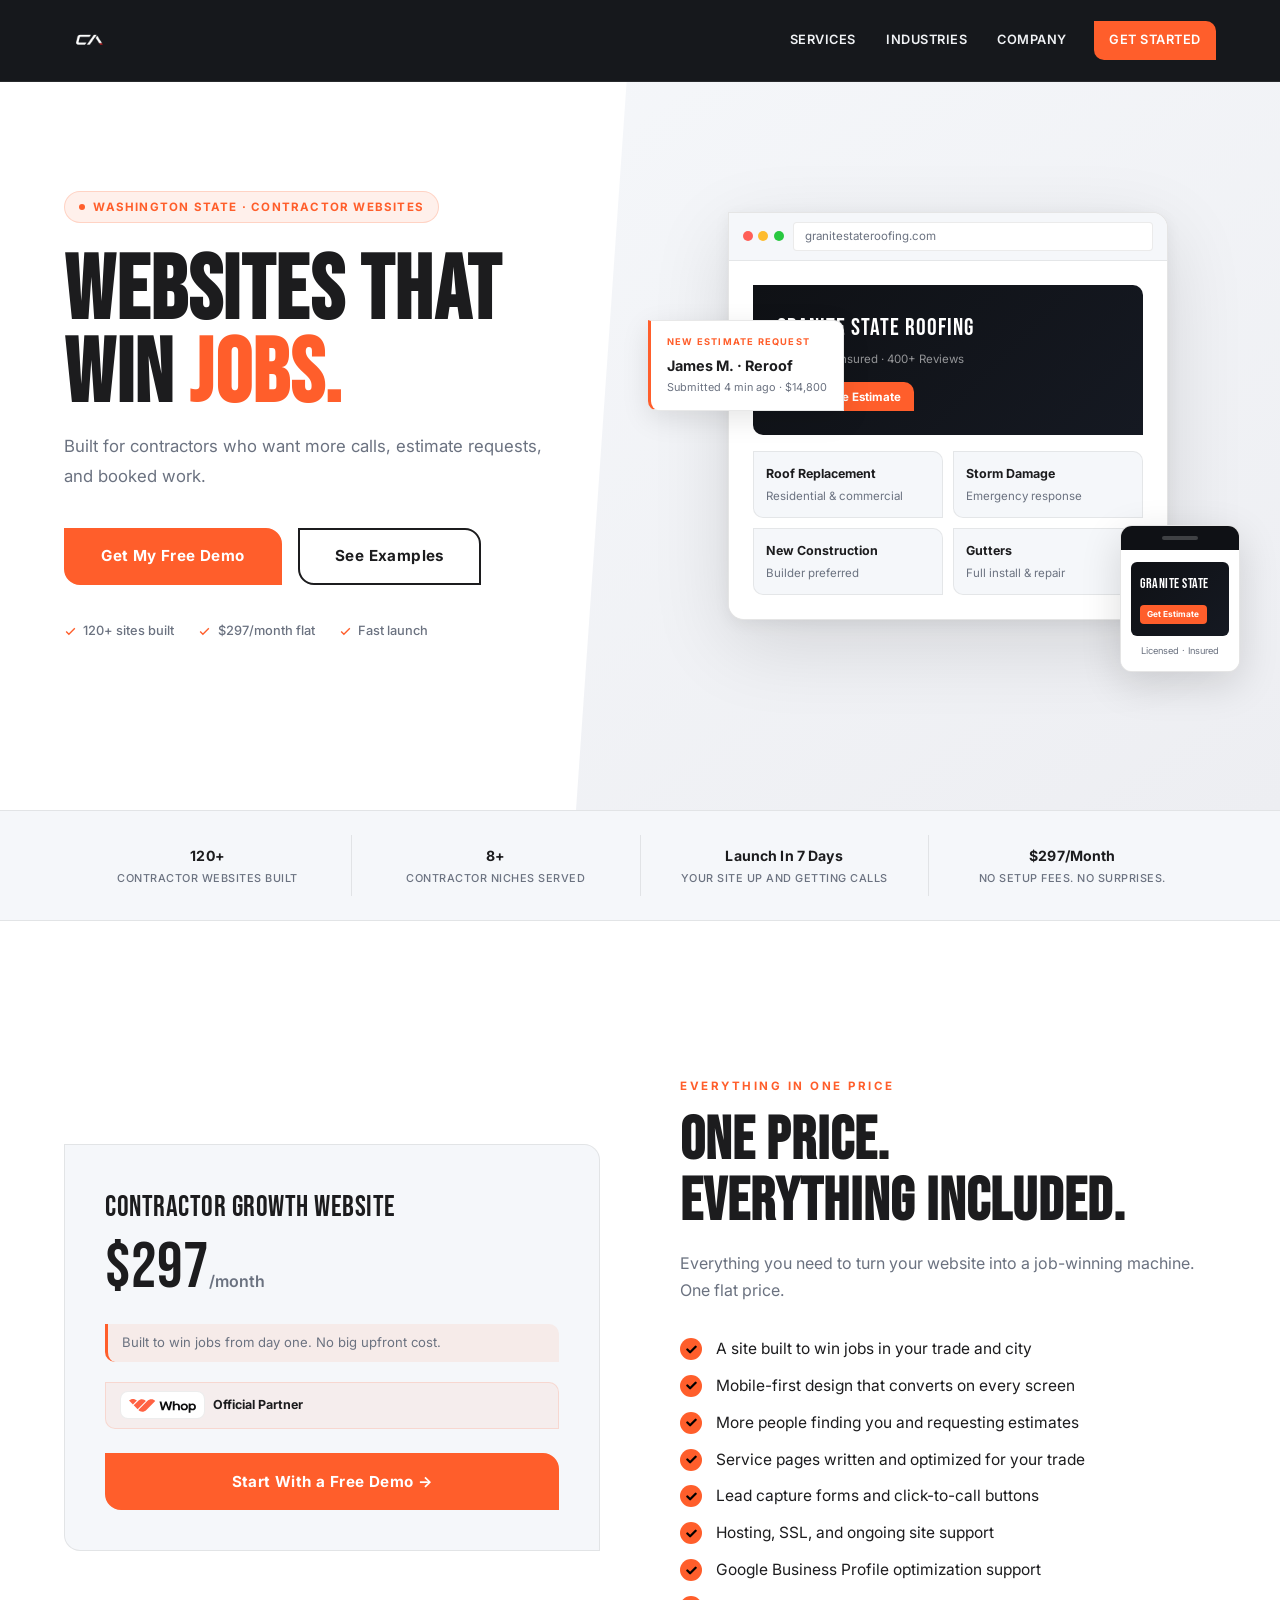
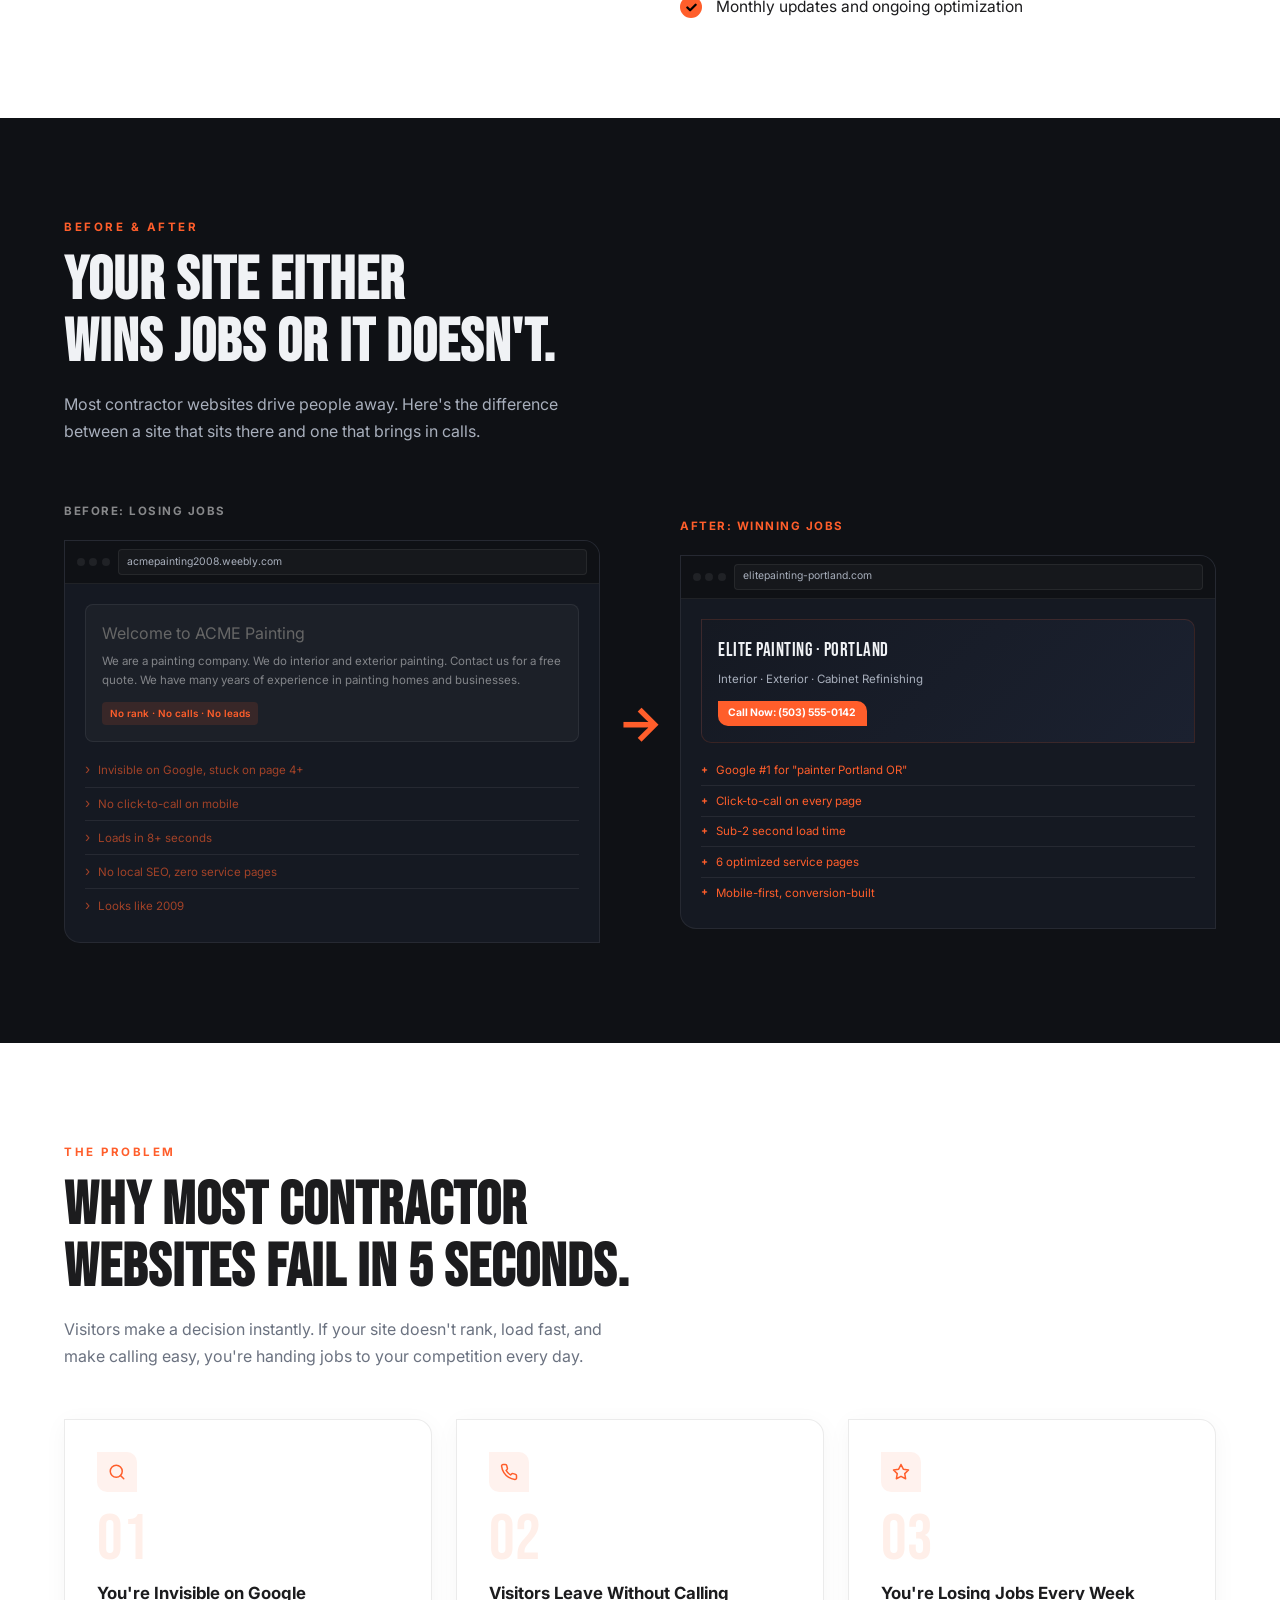
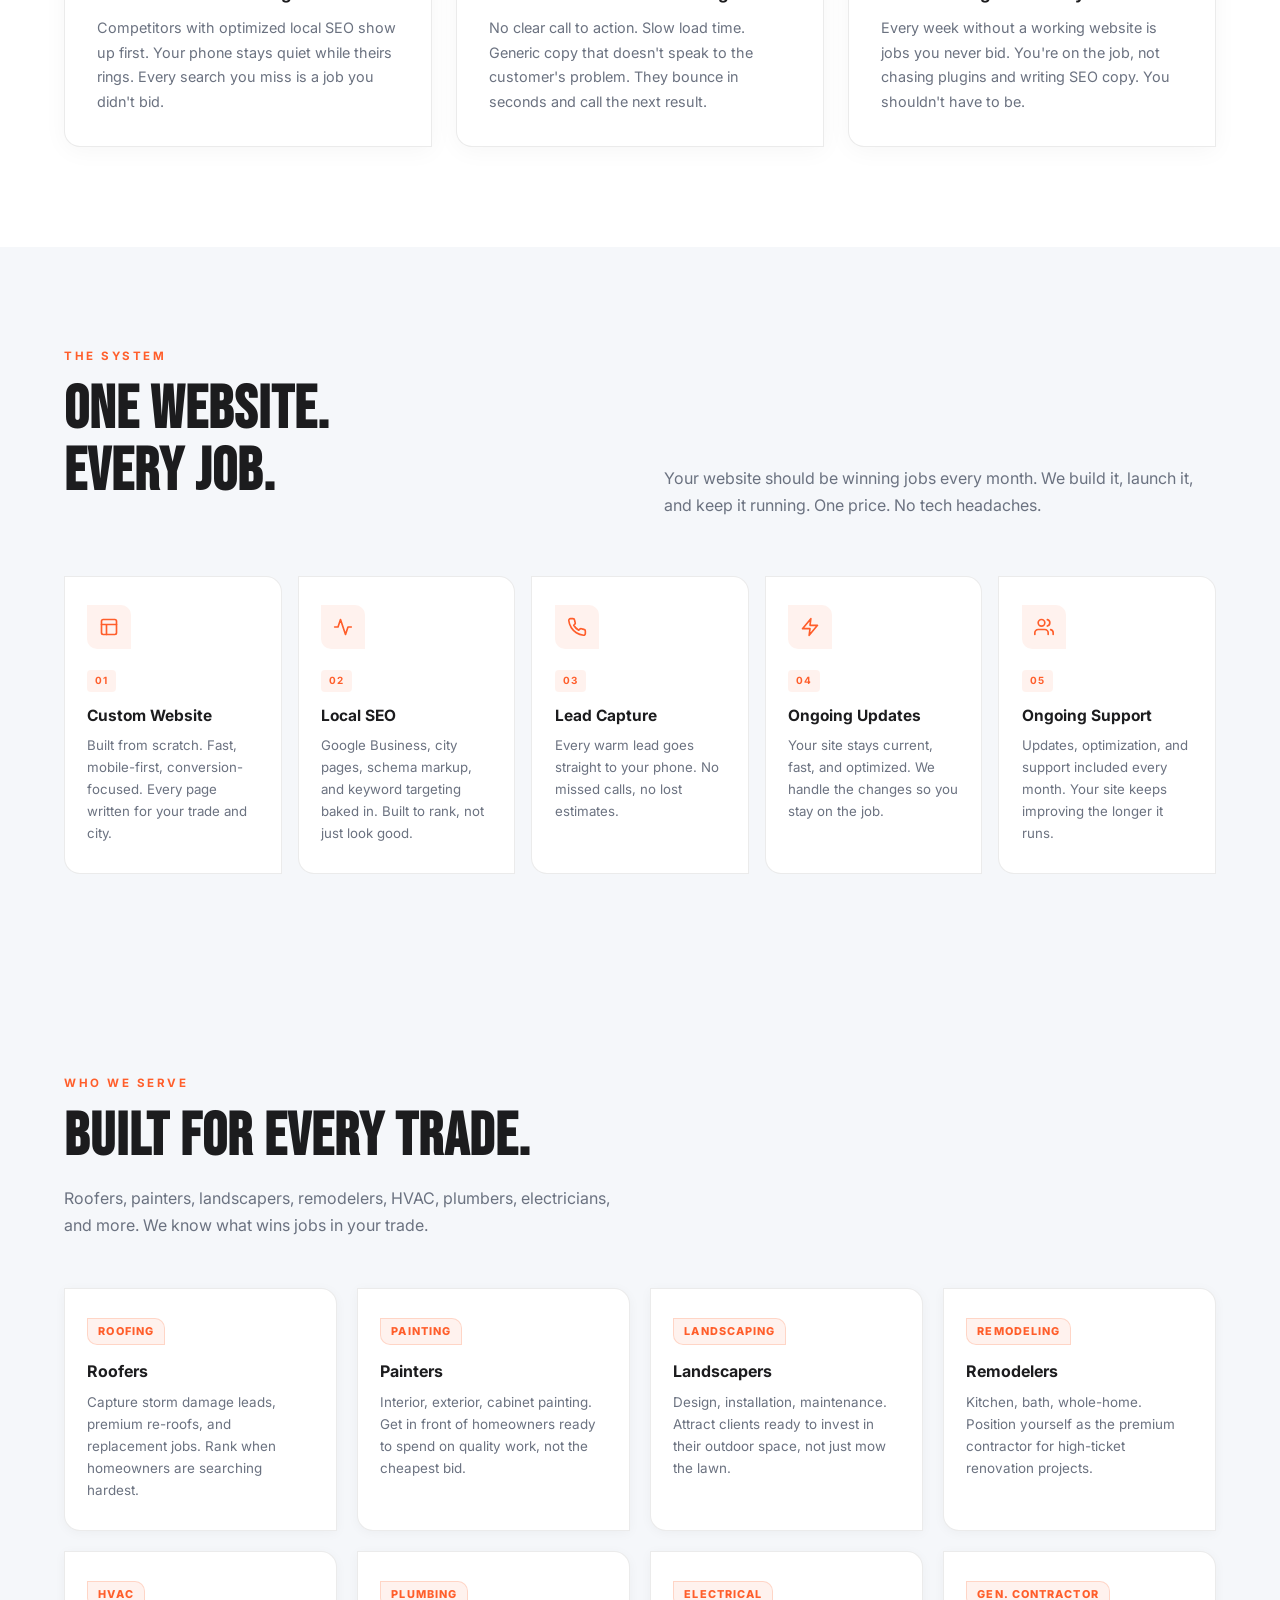
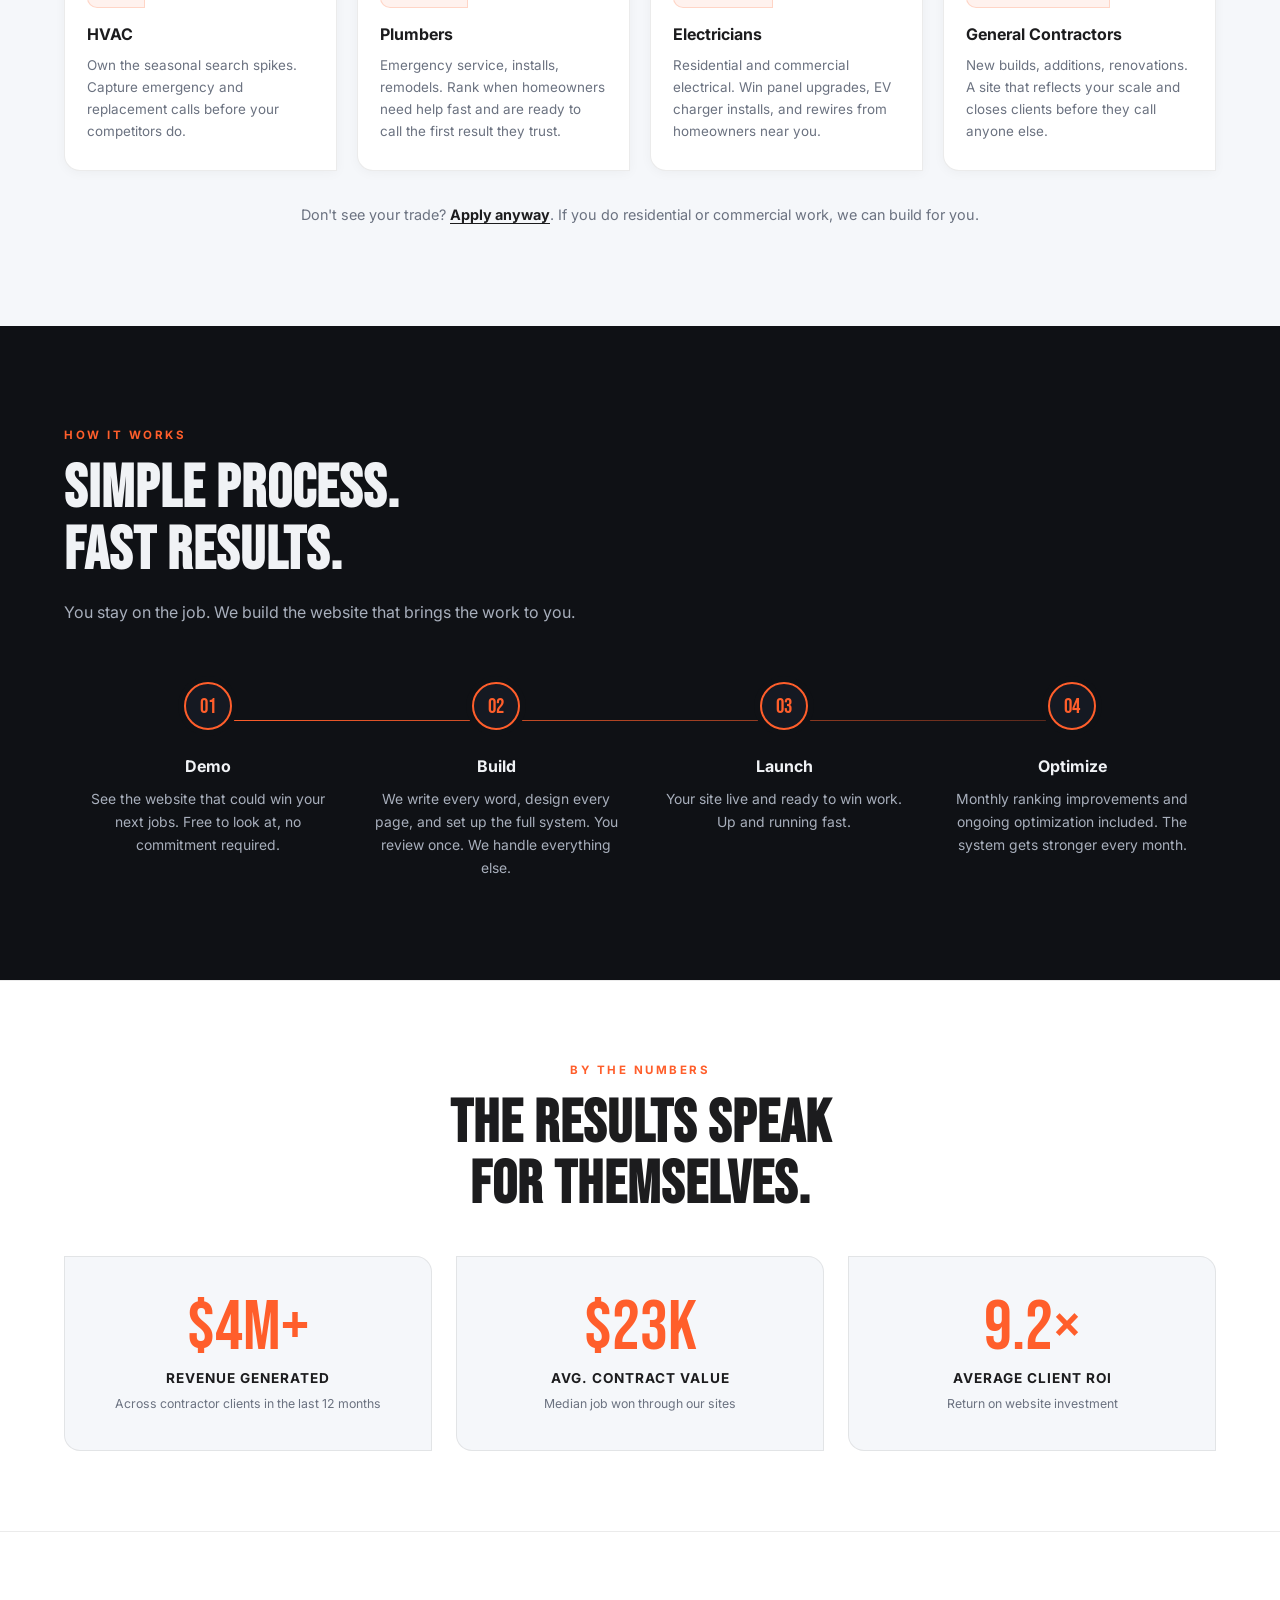
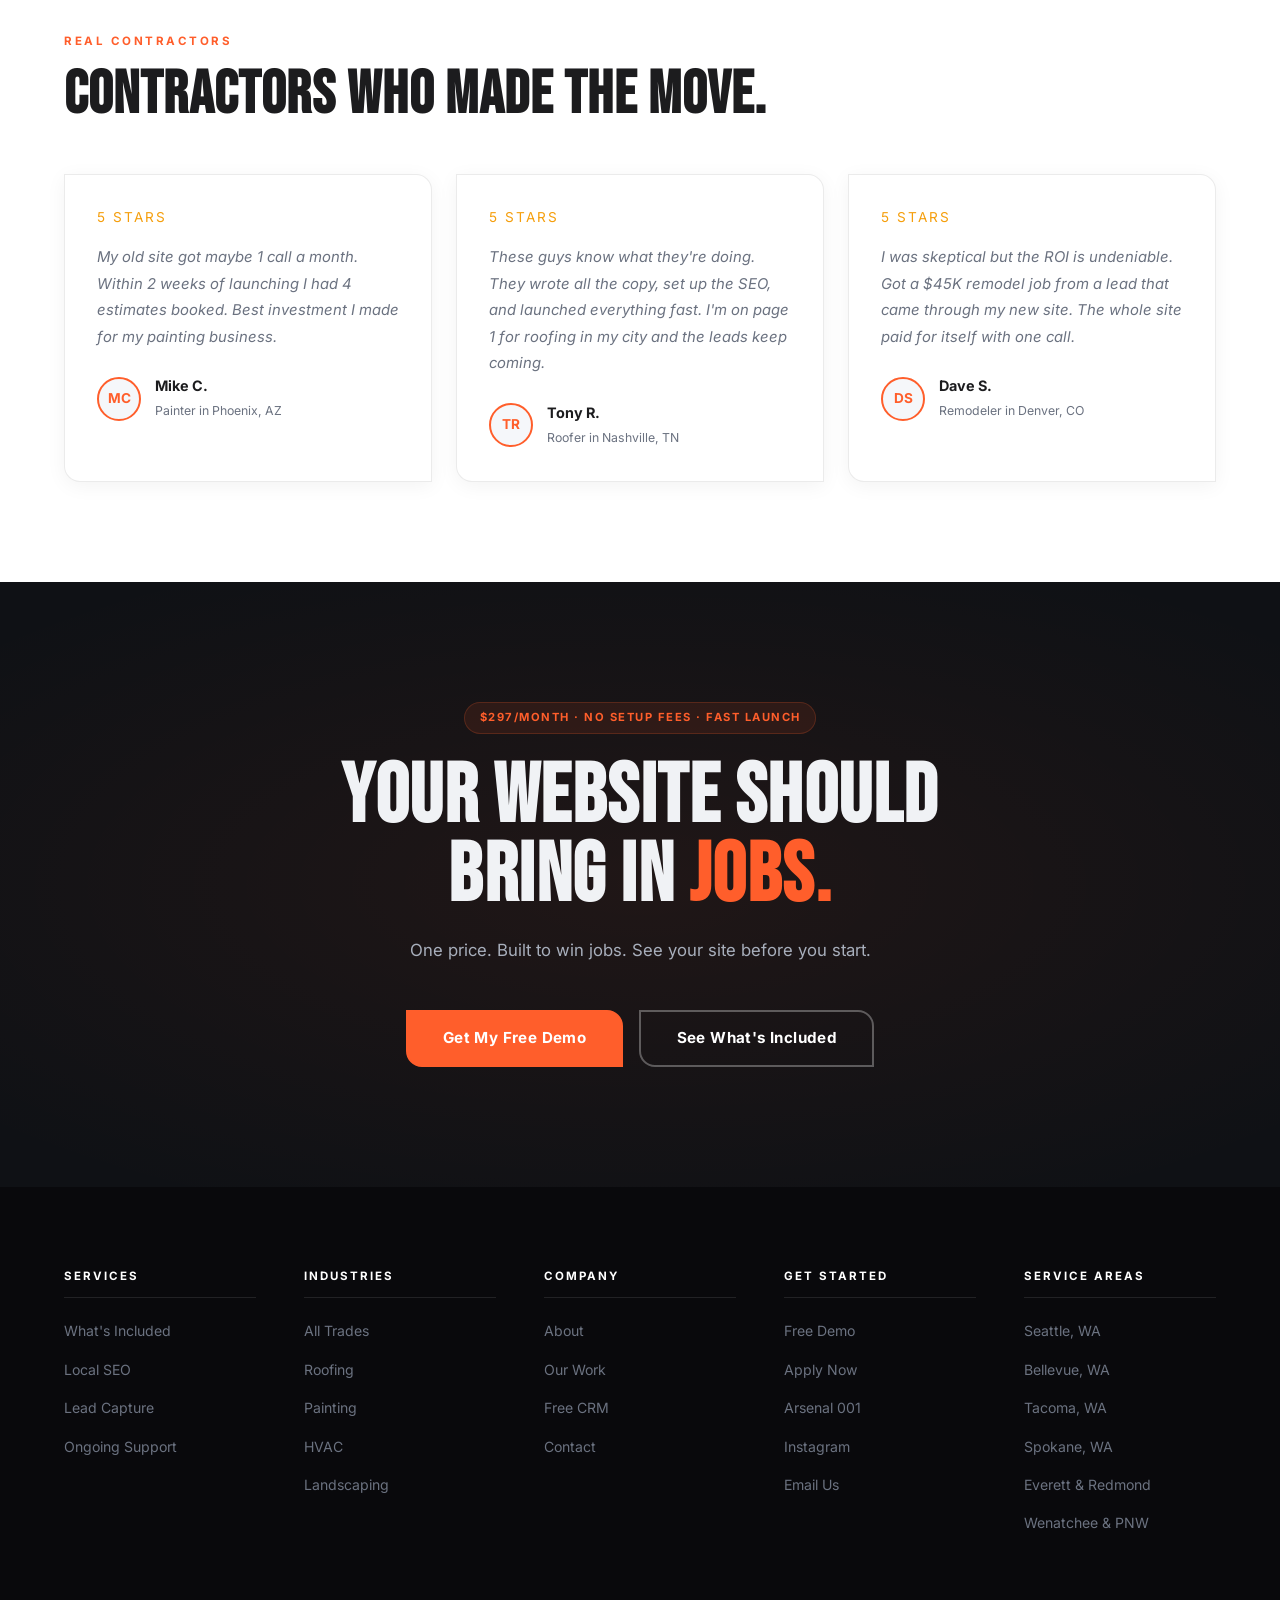
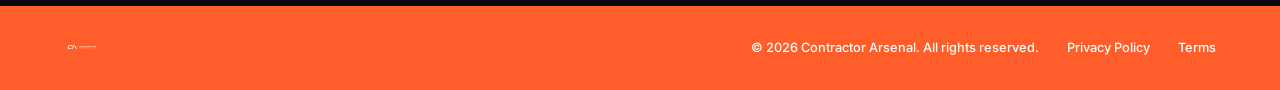
<file: index.html>
<!DOCTYPE html>
<html lang="en">
<head>
<!-- Google Tag Manager -->
<script>(function(w,d,s,l,i){w[l]=w[l]||[];w[l].push({'gtm.start':
new Date().getTime(),event:'gtm.js'});var f=d.getElementsByTagName(s)[0],
j=d.createElement(s),dl=l!='dataLayer'?'&l='+l:'';j.async=true;j.src=
'https://www.googletagmanager.com/gtm.js?id='+i+dl;f.parentNode.insertBefore(j,f);
})(window,document,'script','dataLayer','GTM-5PKHXQ2R');</script>
<!-- End Google Tag Manager -->
<meta charset="UTF-8">
<link rel="icon" type="image/x-icon" href="favicon.ico">
<link rel="icon" type="image/png" sizes="32x32" href="favicon-32.png">
<link rel="icon" type="image/png" sizes="16x16" href="favicon-16.png">
<link rel="apple-touch-icon" sizes="180x180" href="favicon-180.png">
<meta name="viewport" content="width=device-width, initial-scale=1.0">
<title>Contractor Arsenal — Websites That Win Contractors Jobs | $297/Month</title>
<meta name="description" content="Premium contractor websites for $297/month. Custom design, local SEO, lead capture, hosting, and ongoing support. No thousands upfront. Fast launch.">
<link rel="canonical" href="https://contractorarsenal.com/">
<meta name="robots" content="index, follow">
<meta property="og:type" content="website">
<meta property="og:title" content="Contractor Arsenal — Websites That Win Contractors Jobs">
<meta property="og:description" content="Premium contractor websites for $297/month. Custom design, local SEO, lead capture, hosting, and ongoing support.">
<meta property="og:url" content="https://contractorarsenal.com/">
<meta property="og:image" content="https://storage.googleapis.com/msgsndr/kfZT6c91jZcZU6PUztl8/media/69387c0a578cc7a588bf9199.png">
<meta property="og:site_name" content="Contractor Arsenal">
<meta name="twitter:card" content="summary_large_image">
<meta name="twitter:title" content="Contractor Arsenal — Websites That Win Contractors Jobs">
<meta name="twitter:description" content="Premium contractor websites for $297/month. Custom design, local SEO, lead capture, hosting, and ongoing support.">
<meta name="twitter:image" content="https://storage.googleapis.com/msgsndr/kfZT6c91jZcZU6PUztl8/media/69387c0a578cc7a588bf9199.png">
<link rel="preconnect" href="https://fonts.googleapis.com">
<link href="https://fonts.googleapis.com/css2?family=Bebas+Neue&family=Inter:wght@400;500;600;700;800&display=swap" rel="stylesheet">
<style>
:root{
  /* Light base */
  --bg:#FFFFFF;--bg2:#F5F7FA;--bg3:#EDEEF2;
  /* Dark sections (30%) */
  --dark:#0F1115;--dark2:#151922;--dark3:#1B2130;
  /* Accent */
  --accent:#FF5E2B;--accent-dim:rgba(255,94,43,0.08);--accent-mid:rgba(255,94,43,0.14);
  /* Text */
  --text:#1C1C1E;--muted:#6B7280;
  --text-inv:#F0F2F5;--muted-inv:#A8AFBC;
  /* Borders */
  --border:rgba(0,0,0,0.08);--border-inv:rgba(255,255,255,0.07);
  /* Brand radius */
  --rad:0 16px 0 16px;
  --rad-sm:0 10px 0 10px;
}
*,*::before,*::after{box-sizing:border-box;margin:0;padding:0;}
html{scroll-behavior:smooth;}
body{background:#fff;color:var(--text);font-family:'Inter',sans-serif;overflow-x:hidden;line-height:1.6;}
a{color:inherit;text-decoration:none;}
img{max-width:100%;height:auto;display:block;}
::-webkit-scrollbar{width:4px;}
::-webkit-scrollbar-track{background:var(--bg2);}
::-webkit-scrollbar-thumb{background:var(--accent);border-radius:4px;}

/* ── NAV ── */
nav{
  position:fixed;top:0;left:0;right:0;z-index:1000;
  height:82px;padding:0 5%;
  display:flex;align-items:center;justify-content:space-between;
  background:rgba(15,17,21,0.97);backdrop-filter:blur(18px);-webkit-backdrop-filter:blur(18px);
  border-bottom:1px solid rgba(255,255,255,0.08);
}
.nav-logo{display:flex;align-items:center;}
.nav-logo img{height:48px;width:auto;object-fit:contain;}
.nav-links{display:flex;gap:0;align-items:center;position:relative;}
.nav-slider{
  position:absolute;height:calc(100% - 8px);top:4px;left:0;
  background:rgba(255,94,43,0.08);border-radius:var(--rad-sm);
  transition:left .2s ease,width .2s ease,opacity .15s;
  opacity:0;pointer-events:none;
}
.nav-links a{
  position:relative;z-index:1;
  font-weight:600;font-size:.8rem;letter-spacing:.5px;
  text-transform:uppercase;color:#F0F2F5;
  padding:.55rem .95rem;transition:color .2s;
}
.nav-links a:hover{color:var(--accent);}
.nav-links a.active{color:var(--accent);}
.nav-cta{
  background:var(--accent);color:#fff !important;
  padding:.46rem 1.25rem;border-radius:var(--rad-sm);
  font-weight:700;font-size:.78rem;letter-spacing:.5px;
  text-transform:uppercase;
  transition:all .2s;margin-left:.75rem;
}
.nav-cta:hover{background:#e85520;transform:translateY(-1px);}
/* Animated hamburger */
.nav-hamburger{
  display:none;cursor:pointer;background:none;border:none;
  padding:6px;color:#F0F2F5;
}
.nav-hamburger svg{
  width:28px;height:28px;
  transition:transform 500ms ease;
}
.nav-hamburger.open svg{transform:rotate(-45deg);}
.nav-hamburger svg path:first-child{
  transition:stroke-dasharray 500ms ease,stroke-dashoffset 500ms ease;
  stroke-dasharray:12 63;
}
.nav-hamburger.open svg path:first-child{
  stroke-dasharray:20 300;
  stroke-dashoffset:-32.42px;
}
.nav-mobile{
  display:none;position:fixed;top:82px;left:0;right:0;
  background:rgba(15,17,21,0.98);
  padding:1.25rem 5%;flex-direction:column;gap:0;
  z-index:999;border-bottom:1px solid rgba(255,255,255,0.08);
}
.nav-mobile.open{display:flex;}
.nav-mobile a{
  font-weight:600;font-size:1rem;text-transform:uppercase;
  letter-spacing:.5px;padding:.85rem 0;
  border-bottom:1px solid rgba(255,255,255,0.1);color:#F0F2F5;
}
.nav-mobile a:hover{color:var(--accent);}
.nav-mobile .mob-cta{
  margin-top:1rem;text-align:center;
  background:var(--accent);color:#fff;
  padding:.85rem;border-radius:var(--rad-sm);
  font-weight:700;border:none;
}

/* ── BUTTONS ── */
.btn-lime{
  background:var(--accent);color:#fff;
  padding:.9rem 2.2rem;border-radius:var(--rad);
  font-weight:700;font-size:.95rem;letter-spacing:.4px;
  display:inline-block;transition:all .2s;border:2px solid var(--accent);
}
.btn-lime:hover{background:#e85520;border-color:#e85520;transform:translateY(-2px);box-shadow:0 10px 30px rgba(255,94,43,0.22);}
.btn-outline{
  border:2px solid var(--text);color:var(--text);
  padding:.9rem 2.2rem;border-radius:var(--rad);
  font-weight:700;font-size:.95rem;letter-spacing:.4px;
  display:inline-block;transition:all .2s;
}
.btn-outline:hover{background:var(--text);color:#fff;transform:translateY(-2px);}

.btn-dark-outline{border:2px solid rgba(255,255,255,.35);color:#F5F7FA;background:transparent;padding:.9rem 2.2rem;border-radius:0 16px 0 16px;font-weight:700;font-size:.95rem;letter-spacing:.4px;display:inline-block;transition:all .2s;}
.btn-dark-outline:hover{background:#F5F7FA;color:#0F1115;transform:translateY(-2px);}
.btn-outline-white{
  border:2px solid rgba(255,255,255,0.3);color:#fff;
  padding:.9rem 2.2rem;border-radius:var(--rad);
  font-weight:700;font-size:.95rem;letter-spacing:.4px;
  display:inline-block;transition:all .2s;
}
.btn-outline-white:hover{border-color:#fff;background:rgba(255,255,255,0.08);transform:translateY(-2px);}

/* ── SECTION UTILITIES ── */
section{padding:100px 5%;}
.section-inner{max-width:1280px;margin:0 auto;}
.section-label{
  font-size:.72rem;font-weight:700;letter-spacing:2.5px;
  text-transform:uppercase;color:var(--accent);margin-bottom:.85rem;display:block;
}
.section-title{
  font-family:'Bebas Neue',sans-serif;
  font-size:clamp(2.6rem,4.8vw,4rem);
  line-height:1;letter-spacing:1px;margin-bottom:1.1rem;color:var(--text);
}
.section-title.inv{color:var(--text-inv);}
.section-sub{color:var(--muted);max-width:560px;font-size:1rem;line-height:1.72;}
.section-sub.inv{color:var(--muted-inv);}

/* ── HERO ── */
.hero{
  min-height:90vh;display:flex;align-items:center;
  padding:82px 5% 60px;background:#fff;position:relative;overflow:hidden;
}
.hero::before{
  content:'';position:absolute;top:0;right:0;width:55%;height:100%;
  background:linear-gradient(145deg,#F5F7FA 0%,#EDEEF2 100%);
  clip-path:polygon(8% 0,100% 0,100% 100%,0 100%);z-index:0;
}
.hero-content{position:relative;z-index:1;max-width:1280px;margin:0 auto;width:100%;display:grid;grid-template-columns:1fr 1fr;gap:5rem;align-items:center;}
.hero-left{max-width:560px;}
.hero-eyebrow{
  display:inline-flex;align-items:center;gap:.5rem;
  background:#FFF0EB;border:1px solid rgba(255,94,43,0.2);
  color:var(--accent);padding:.38rem .9rem;border-radius:100px;
  font-size:.72rem;font-weight:700;letter-spacing:1.2px;
  text-transform:uppercase;margin-bottom:1.75rem;
}
.eyebrow-dot{width:6px;height:6px;border-radius:50%;background:var(--accent);animation:blink 1.5s infinite;}
@keyframes blink{0%,100%{opacity:1;}50%{opacity:.2;}}
.hero h1{
  font-family:'Bebas Neue',sans-serif;
  font-size:clamp(3.6rem,7vw,6.8rem);
  line-height:.92;letter-spacing:1.5px;
  color:var(--text);margin-bottom:1rem;
}
.hero h1 .a-accent{color:var(--accent);}
.hero-sub{
  font-size:1.05rem;color:var(--muted);
  max-width:490px;margin-bottom:2.25rem;line-height:1.78;
}
.hero-actions{display:flex;gap:1rem;flex-wrap:wrap;margin-bottom:2.25rem;}
.hero-trust{display:flex;gap:1.5rem;align-items:center;flex-wrap:wrap;}
.trust-item{
  display:flex;align-items:center;gap:.4rem;
  font-size:.8rem;color:var(--muted);font-weight:500;
}
.trust-item svg{width:13px;height:13px;flex-shrink:0;stroke:var(--accent);fill:none;stroke-width:2.5;}

/* Hero right: website showcase stack */
.hero-right{position:relative;display:flex;align-items:center;justify-content:center;min-height:480px;}
.hero-desktop-frame{
  width:100%;max-width:440px;
  background:#fff;
  border:1px solid rgba(0,0,0,0.1);
  border-radius:var(--rad);
  box-shadow:0 24px 80px rgba(0,0,0,0.12),0 4px 16px rgba(0,0,0,0.06);
  overflow:hidden;
}
.frame-chrome{
  background:#F5F7FA;border-bottom:1px solid rgba(0,0,0,0.07);
  padding:.55rem .85rem;display:flex;align-items:center;gap:.6rem;
}
.frame-dots{display:flex;gap:.35rem;}
.frame-dots span{width:10px;height:10px;border-radius:50%;display:block;}
.frame-dots span:nth-child(1){background:#FF5F57;}
.frame-dots span:nth-child(2){background:#FEBC2E;}
.frame-dots span:nth-child(3){background:#28C840;}
.frame-url{
  flex:1;background:#fff;border:1px solid rgba(0,0,0,0.08);
  border-radius:4px;padding:.28rem .65rem;
  font-size:.72rem;color:var(--muted);font-family:'Inter',monospace;
}
.frame-body{padding:1.5rem;background:#fff;}
.frame-hero-band{
  background:linear-gradient(135deg,var(--dark),var(--dark2));
  border-radius:var(--rad-sm);padding:1.5rem;margin-bottom:1rem;
}
.frame-co{font-family:'Bebas Neue',sans-serif;font-size:1.5rem;letter-spacing:1px;color:#fff;margin-bottom:.2rem;}
.frame-tag{font-size:.72rem;color:rgba(255,255,255,0.55);margin-bottom:.85rem;}
.frame-cta-mini{display:inline-block;background:var(--accent);color:#fff;padding:.32rem .8rem;border-radius:var(--rad-sm);font-size:.72rem;font-weight:700;}
.frame-cards{display:grid;grid-template-columns:1fr 1fr;gap:.6rem;}
.frame-card{background:#F5F7FA;border:1px solid rgba(0,0,0,0.07);border-radius:var(--rad-sm);padding:.75rem;font-size:.72rem;color:var(--muted);}
.frame-card strong{display:block;color:var(--text);font-size:.78rem;margin-bottom:.18rem;}

/* Floating mobile frame */
.hero-mobile-frame{
  position:absolute;right:-1.5rem;bottom:-1rem;
  width:120px;
  background:#fff;border:1px solid rgba(0,0,0,0.1);
  border-radius:12px;
  box-shadow:0 12px 40px rgba(0,0,0,0.14);overflow:hidden;
}
.mobile-top-bar{background:var(--dark);height:24px;display:flex;align-items:center;justify-content:center;}
.mobile-top-bar span{width:36px;height:4px;background:rgba(255,255,255,0.2);border-radius:2px;display:block;}
.mobile-content{padding:.75rem .6rem;background:#fff;}
.mobile-hero-band{background:linear-gradient(135deg,var(--dark),var(--dark2));border-radius:6px;padding:.75rem .6rem;margin-bottom:.5rem;}
.mobile-co{font-family:'Bebas Neue',sans-serif;font-size:.85rem;color:#fff;letter-spacing:.5px;margin-bottom:.2rem;}
.mobile-cta{display:inline-block;background:var(--accent);color:#fff;padding:.18rem .45rem;border-radius:4px;font-size:.52rem;font-weight:700;}
.mobile-stat{font-size:.58rem;color:var(--muted);margin-top:.35rem;text-align:center;}

/* Floating lead card */
.hero-lead-card{
  position:absolute;left:-2rem;top:30%;
  background:#fff;border:1px solid rgba(0,0,0,0.09);
  border-left:3px solid var(--accent);
  border-radius:var(--rad-sm);
  padding:.85rem 1rem;
  box-shadow:0 8px 28px rgba(0,0,0,0.1);
  min-width:160px;
}
.lead-card-label{font-size:.58rem;font-weight:700;letter-spacing:1.2px;text-transform:uppercase;color:var(--accent);margin-bottom:.3rem;}
.lead-card-value{font-weight:700;font-size:.9rem;color:var(--text);}
.lead-card-sub{font-size:.68rem;color:var(--muted);margin-top:.1rem;}

/* ── TRUST STRIP ── */
.trust-strip{
  background:#F5F7FA;
  border-top:1px solid var(--border);border-bottom:1px solid var(--border);
  padding:24px 5%;
}
.trust-strip-inner{
  max-width:1280px;margin:0 auto;
  display:flex;align-items:center;gap:0;
}
.trust-stats{
  display:flex;gap:0;flex:1;width:100%;
}
.ts-stat{
  text-align:center;flex:1;
  border-right:1px solid var(--border);padding:.6rem 1.25rem;
}
.ts-stat:last-child{border-right:none;}
.ts-num{
  font-weight:700;font-size:.88rem;
  color:var(--text);margin-bottom:.15rem;letter-spacing:.01em;
  display:flex;align-items:center;justify-content:center;
}
.ts-label{font-size:.68rem;font-weight:500;letter-spacing:.5px;color:var(--muted);text-transform:uppercase;}
.whop-badge{
  display:flex;align-items:center;gap:.6rem;
  background:#fff;border:1px solid var(--border);
  border-radius:var(--rad-sm);padding:.65rem 1.1rem;flex-shrink:0;
}
.whop-badge-title{font-weight:700;font-size:.8rem;color:var(--text);}
.whop-badge-sub{font-size:.65rem;color:var(--muted);letter-spacing:.3px;}
.whop-logo{height:22px;width:auto;display:block;object-fit:contain;}
.whop-logo-wrap{background:#fff;border-radius:8px;padding:4px 8px;display:inline-flex;align-items:center;border:1px solid rgba(0,0,0,0.07);}

/* ── WHATS INCLUDED (light section) ── */
.whats-included{background:#fff;padding:100px 5%;}
.included-grid{
  display:grid;grid-template-columns:1fr 1fr;
  gap:5rem;align-items:center;margin-top:3.5rem;
  direction:rtl;
}
.included-grid>*{direction:ltr;}
.included-list{list-style:none;display:flex;flex-direction:column;gap:.85rem;}
.included-item{
  display:flex;align-items:flex-start;gap:.85rem;
  font-size:.97rem;color:var(--text);line-height:1.5;
}
.check-circle{
  width:22px;height:22px;min-width:22px;border-radius:50%;
  background:var(--accent);display:flex;align-items:center;justify-content:center;margin-top:1px;
}
.check-circle svg{width:11px;height:11px;}
.included-right{
  background:var(--bg2);border-radius:var(--rad);padding:2.5rem;
  border:1px solid var(--border);
}
.price-card-header{margin-bottom:1.5rem;}
.price-card-title{
  font-family:'Bebas Neue',sans-serif;font-size:1.8rem;
  letter-spacing:.5px;color:var(--text);margin-bottom:.25rem;
}
.price-card-price{
  font-family:'Bebas Neue',sans-serif;font-size:4rem;
  line-height:1;color:var(--text);
}
.price-card-price span{font-family:'Inter',sans-serif;font-size:1rem;font-weight:600;color:var(--muted);letter-spacing:0;}
.price-card-note{
  font-size:.82rem;color:var(--muted);margin-top:.5rem;line-height:1.5;
  padding:.6rem .85rem;background:rgba(255,94,43,0.08);border-radius:var(--rad-sm);
  border-left:3px solid var(--accent);
}
.price-card-whop{
  display:flex;align-items:center;gap:.5rem;
  margin:1.2rem 0;padding:.55rem .85rem;
  background:rgba(255,94,43,0.06);border:1px solid rgba(255,94,43,0.15);border-radius:var(--rad-sm);
  font-size:.78rem;font-weight:700;color:var(--text);
}
.price-card-cta{display:block;text-align:center;margin-top:1.5rem;}

/* ── TRANSFORMATION ── */
.transformation{background:var(--dark);padding:100px 5%;}
.transformation .section-title{color:var(--text-inv);}
.transformation .section-sub{color:var(--muted-inv);}
.transform-header{margin-bottom:3.5rem;}
.transform-grid{
  display:grid;grid-template-columns:1fr 80px 1fr;
  gap:0;align-items:center;
}
.transform-col h4{font-size:.72rem;font-weight:700;letter-spacing:1.5px;text-transform:uppercase;margin-bottom:1.25rem;}
.transform-col.before h4{color:rgba(255,255,255,0.5);}
.transform-col.after h4{color:var(--accent);}
.transform-arrow{
  display:flex;align-items:center;justify-content:center;
  font-size:3rem;color:var(--accent);font-weight:700;line-height:1;
}
.fake-site{
  background:var(--dark2);border:1px solid var(--border-inv);
  border-radius:var(--rad);overflow:hidden;
}
.fake-chrome{background:var(--dark);padding:.5rem .75rem;display:flex;align-items:center;gap:.5rem;border-bottom:1px solid var(--border-inv);}
.fake-dots{display:flex;gap:.28rem;}
.fake-dots span{width:8px;height:8px;border-radius:50%;background:var(--border-inv);display:block;}
.fake-url{flex:1;background:rgba(255,255,255,0.03);border:1px solid var(--border-inv);border-radius:4px;padding:.22rem .5rem;font-size:.65rem;color:var(--muted-inv);}
.before-body{padding:1.25rem;}
.before-hero-block{background:rgba(255,255,255,0.03);border:1px solid var(--border-inv);border-radius:8px;padding:1rem;margin-bottom:.75rem;}
.before-title{font-size:.85rem;font-weight:600;color:var(--muted-inv);margin-bottom:.35rem;}
.before-text{font-size:.72rem;color:rgba(255,255,255,0.45);line-height:1.6;margin-bottom:.6rem;}
.before-tag{
  display:inline-block;font-size:.62rem;padding:.2rem .5rem;
  background:rgba(255,94,43,0.12);color:var(--accent);border-radius:4px;font-weight:600;
}
.before-issue{display:flex;align-items:center;gap:.5rem;font-size:.72rem;color:rgba(255,94,43,0.6);padding:.35rem 0;border-bottom:1px solid var(--border-inv);}
.before-issue:last-child{border-bottom:none;}
.before-issue::before{content:'›';font-size:.85rem;}
.after-body{padding:1.25rem;}
.after-hero-block{
  background:linear-gradient(135deg,var(--dark2),var(--dark3));
  border:1px solid rgba(255,94,43,0.15);border-radius:var(--rad-sm);
  padding:1rem;margin-bottom:.75rem;
}
.after-co-name{font-family:'Bebas Neue',sans-serif;font-size:1.2rem;letter-spacing:.5px;color:var(--text-inv);margin-bottom:.2rem;}
.after-tagline{font-size:.72rem;color:var(--muted-inv);margin-bottom:.65rem;}
.after-btn-mini{
  display:inline-block;background:var(--accent);color:#fff;
  padding:.28rem .65rem;border-radius:var(--rad-sm);font-size:.65rem;font-weight:700;
}
.after-win{display:flex;align-items:center;gap:.5rem;font-size:.72rem;color:var(--accent);padding:.35rem 0;border-bottom:1px solid var(--border-inv);}
.after-win:last-child{border-bottom:none;}
.after-win::before{content:'+';font-size:.65rem;font-weight:700;}

/* ── WHY WEBSITES FAIL (light) ── */
.why-fail{background:#fff;padding:100px 5%;}
.fail-grid{display:grid;grid-template-columns:repeat(3,1fr);gap:1.5rem;margin-top:3rem;}
.fail-card{
  background:#fff;border:1px solid var(--border);
  border-radius:var(--rad);padding:2rem;
  box-shadow:0 4px 24px rgba(0,0,0,0.04);
  transition:transform .3s,box-shadow .3s;
}
.fail-card:hover{transform:translateY(-4px);box-shadow:0 12px 40px rgba(0,0,0,0.09);}
.fail-num{
  font-family:'Bebas Neue',sans-serif;font-size:4rem;line-height:1;
  color:rgba(255,94,43,0.1);margin-bottom:.5rem;
}
.fail-card h3{font-size:1.05rem;font-weight:700;color:var(--text);margin-bottom:.6rem;}
.fail-card p{font-size:.9rem;color:var(--muted);line-height:1.7;}
.fail-card-top{display:flex;align-items:center;gap:.5rem;margin-bottom:1rem;}
.fail-icon-wrap{
  width:40px;height:40px;border-radius:var(--rad-sm);
  background:rgba(255,94,43,0.08);display:flex;align-items:center;justify-content:center;
}
.fail-icon-wrap svg{width:18px;height:18px;stroke:var(--accent);fill:none;stroke-width:2;stroke-linecap:round;stroke-linejoin:round;}

/* ── GROWTH SYSTEM ── */
.growth-system{background:var(--bg2);}
.system-header{display:grid;grid-template-columns:1fr 1fr;gap:3rem;align-items:end;margin-bottom:3.5rem;}
.system-grid{display:grid;grid-template-columns:repeat(5,1fr);gap:1rem;}
.sys-card{
  background:#fff;border:1px solid var(--border);
  border-radius:var(--rad);padding:1.75rem 1.4rem;
  position:relative;overflow:hidden;transition:all .3s;
}
.sys-card:hover{border-color:rgba(255,94,43,0.3);transform:translateY(-4px);box-shadow:0 12px 32px rgba(0,0,0,0.06);}
.sys-card::after{
  content:'';position:absolute;top:0;left:0;right:0;height:2px;
  background:var(--accent);opacity:0;transition:opacity .3s;
}
.sys-card:hover::after{opacity:1;}
.sys-icon{
  width:44px;height:44px;border-radius:var(--rad-sm);
  background:rgba(255,94,43,0.08);display:flex;align-items:center;justify-content:center;
  margin-bottom:1.1rem;
}
.sys-icon svg{width:20px;height:20px;stroke:var(--accent);fill:none;stroke-width:2;stroke-linecap:round;stroke-linejoin:round;}
.sys-num{
  display:inline-block;
  background:rgba(255,94,43,0.08);color:var(--accent);
  font-size:.62rem;font-weight:700;letter-spacing:1px;text-transform:uppercase;
  padding:.18rem .5rem;border-radius:4px;margin-bottom:.75rem;
}
.sys-card h3{font-size:.97rem;font-weight:700;margin-bottom:.4rem;color:var(--text);}
.sys-card p{font-size:.83rem;color:var(--muted);line-height:1.65;}

/* ── INDUSTRIES (light) ── */
.industries{background:var(--bg2);padding:100px 5%;}
.industries-grid{display:grid;grid-template-columns:repeat(4,1fr);gap:1.25rem;margin-top:3rem;}
.industry-card{
  background:#fff;border:1px solid var(--border);
  border-radius:var(--rad);padding:1.75rem 1.4rem;
  transition:all .3s;box-shadow:0 2px 12px rgba(0,0,0,0.04);
  position:relative;overflow:hidden;
}
.industry-card:hover{transform:translateY(-4px);box-shadow:0 12px 40px rgba(0,0,0,0.08);}
.industry-card::after{
  content:'';position:absolute;bottom:0;left:0;right:0;height:3px;
  background:var(--accent);transform:scaleX(0);transform-origin:left;transition:transform .3s;
}
.industry-card:hover::after{transform:scaleX(1);}
.industry-icon{display:inline-block;font-size:.68rem;font-weight:800;letter-spacing:.1em;text-transform:uppercase;color:var(--accent);background:rgba(255,94,43,0.08);border:1px solid rgba(255,94,43,0.2);padding:4px 10px;border-radius:var(--rad-sm);margin-bottom:.85rem;font-family:'Inter',sans-serif;}
.industry-card h3{font-size:1rem;font-weight:700;color:var(--text);margin-bottom:.4rem;}
.industry-card p{font-size:.84rem;color:var(--muted);line-height:1.65;}
.industries-note{
  margin-top:2rem;text-align:center;
  font-size:.9rem;color:var(--muted);
}
.industries-note a{color:var(--text);font-weight:700;text-decoration:underline;text-underline-offset:3px;}

/* ── PROCESS ── */
.process{background:var(--dark);padding:100px 5%;}
.process-grid{display:grid;grid-template-columns:repeat(4,1fr);gap:0;margin-top:3.5rem;position:relative;}
.process-grid::before{
  content:'';position:absolute;
  top:38px;left:calc(12.5% + 8px);right:calc(12.5% + 8px);
  height:1px;background:linear-gradient(90deg,var(--accent),rgba(255,94,43,0.3));z-index:0;
}
.process-step{text-align:center;position:relative;z-index:1;padding:0 1rem;}
.process-num{
  width:48px;height:48px;border-radius:50%;
  background:var(--dark2);border:2px solid var(--accent);
  display:flex;align-items:center;justify-content:center;
  font-family:'Bebas Neue',sans-serif;font-size:1.3rem;color:var(--accent);
  margin:0 auto 1.5rem;position:relative;z-index:2;
  box-shadow:0 0 0 6px var(--dark);
}
.process-step h3{font-size:1rem;font-weight:700;margin-bottom:.5rem;color:var(--text-inv);}
.process-step p{font-size:.87rem;color:var(--muted-inv);line-height:1.65;}

/* ── TESTIMONIALS (light) ── */
.testimonials{background:#fff;padding:100px 5%;}
.testi-grid{display:grid;grid-template-columns:repeat(3,1fr);gap:1.5rem;margin-top:3rem;}
.testi-card{
  background:#fff;border:1px solid var(--border);
  border-radius:var(--rad);padding:2rem;
  box-shadow:0 4px 20px rgba(0,0,0,0.05);
  transition:transform .3s,box-shadow .3s;
  position:relative;overflow:hidden;
}
.testi-card:hover{transform:translateY(-4px);box-shadow:0 16px 48px rgba(0,0,0,0.09);}
.testi-stars{font-size:.85rem;letter-spacing:2px;margin-bottom:1rem;color:#F59E0B;}
.testi-quote{font-size:.93rem;color:var(--muted);line-height:1.78;margin-bottom:1.5rem;font-style:italic;}
.testi-author{display:flex;align-items:center;gap:.85rem;}
.testi-avatar{
  width:44px;height:44px;border-radius:50%;
  background:var(--bg2);
  display:flex;align-items:center;justify-content:center;
  font-weight:700;font-size:.85rem;flex-shrink:0;color:var(--accent);
  border:2px solid var(--accent);
}
.testi-name strong{display:block;font-size:.9rem;font-weight:700;color:var(--text);}
.testi-name span{font-size:.77rem;color:var(--muted);}

/* ── PRICING ── */
.pricing{background:var(--bg2);padding:100px 5%;}
.pricing-inner{max-width:1280px;margin:0 auto;}
.pricing-layout{display:grid;grid-template-columns:1fr 480px;gap:5rem;align-items:center;}
.pricing-left .section-sub{margin-top:1rem;}
.pricing-card{
  background:#fff;border:1px solid var(--border);
  border-radius:var(--rad);padding:2.75rem;
  box-shadow:0 24px 64px rgba(0,0,0,0.08);
  position:relative;overflow:hidden;
}
.pricing-card::before{
  content:'';position:absolute;top:0;left:0;right:0;height:4px;
  background:var(--accent);
}
.pricing-card-title{
  font-family:'Bebas Neue',sans-serif;font-size:1.6rem;
  letter-spacing:.5px;color:var(--text);margin-bottom:.5rem;
}
.pricing-price-row{display:flex;align-items:baseline;gap:.35rem;margin-bottom:.4rem;}
.pricing-price{
  font-family:'Bebas Neue',sans-serif;font-size:5rem;
  line-height:1;color:var(--accent);
}
.pricing-period{font-size:1rem;font-weight:600;color:var(--muted);}
.pricing-note{
  font-size:.82rem;color:var(--muted);
  margin-bottom:1.75rem;padding:.6rem .85rem;
  background:rgba(255,94,43,0.06);border-radius:var(--rad-sm);
  border-left:3px solid var(--accent);line-height:1.5;
}
.pricing-list{list-style:none;display:flex;flex-direction:column;gap:.75rem;margin-bottom:2rem;}
.pricing-item{
  display:flex;align-items:center;gap:.75rem;
  font-size:.92rem;color:var(--text);
}
.pricing-check{
  width:20px;height:20px;min-width:20px;border-radius:50%;
  background:var(--accent);display:flex;align-items:center;justify-content:center;
}
.pricing-check svg{width:10px;height:10px;}
.pricing-whop{
  display:flex;align-items:center;gap:.6rem;
  padding:.65rem .9rem;background:rgba(255,94,43,0.06);
  border:1px solid rgba(255,94,43,0.15);border-radius:var(--rad-sm);
  margin-bottom:1.5rem;font-size:.8rem;font-weight:700;color:var(--accent);
}
.pricing-cta{display:block;text-align:center;}

/* ── METRICS ── */
.metrics{background:#fff;border-top:1px solid var(--border);border-bottom:1px solid var(--border);padding:80px 5%;}
.metrics-inner{max-width:1280px;margin:0 auto;}
.metrics-grid{display:grid;grid-template-columns:repeat(3,1fr);gap:1.5rem;margin-top:2.5rem;}
.metric-card{
  text-align:center;padding:2.25rem 2rem;
  border:1px solid var(--border);border-radius:var(--rad);
  background:var(--bg2);transition:border-color .3s;
}
.metric-card:hover{border-color:rgba(255,94,43,0.25);}
.metric-num{
  font-family:'Bebas Neue',sans-serif;
  font-size:clamp(3.2rem,5.5vw,5rem);
  line-height:1;color:var(--accent);margin-bottom:.3rem;
}
.metric-label{font-size:.85rem;font-weight:700;text-transform:uppercase;letter-spacing:1px;color:var(--text);margin-bottom:.3rem;}
.metric-sub{font-size:.77rem;color:var(--muted);}

/* ── FINAL CTA ── */
.final-cta{
  background:var(--dark);padding:120px 5%;
  text-align:center;position:relative;overflow:hidden;
}
.final-cta::before{
  content:'';position:absolute;inset:0;pointer-events:none;
  background:radial-gradient(ellipse 70% 60% at 50% 50%,rgba(255,94,43,0.07),transparent);
}
.final-cta-inner{position:relative;z-index:1;}
.final-cta-badge{
  display:inline-flex;align-items:center;gap:.5rem;
  background:rgba(255,94,43,0.1);border:1px solid rgba(255,94,43,0.2);
  color:var(--accent);padding:.38rem .9rem;border-radius:100px;
  font-size:.7rem;font-weight:700;letter-spacing:1.5px;
  text-transform:uppercase;margin-bottom:1.5rem;
}
.final-cta h2{
  font-family:'Bebas Neue',sans-serif;
  font-size:clamp(3rem,6.5vw,5.5rem);
  letter-spacing:1.5px;margin-bottom:1.25rem;line-height:.95;
  color:var(--text-inv);
}
.final-cta h2 .a-accent{color:var(--accent);}
.final-cta p{
  color:var(--muted-inv);font-size:1.05rem;
  max-width:480px;margin:0 auto 2.75rem;line-height:1.75;
}
.cta-actions{display:flex;gap:1rem;justify-content:center;flex-wrap:wrap;}

/* ── POPUP ── */
.offer-popup{
  position:fixed;bottom:2rem;left:2rem;z-index:9000;
  width:285px;
  background:#fff;border:1px solid var(--border);
  border-left:3px solid var(--accent);border-radius:var(--rad);
  padding:1.5rem;
  box-shadow:0 20px 60px rgba(0,0,0,0.15);
  opacity:0;transform:translateY(20px);
  transition:opacity .5s ease,transform .5s ease;
  pointer-events:none;
}
.offer-popup.visible{opacity:1;transform:none;pointer-events:auto;}
.offer-popup.gone{display:none;}
.popup-close{
  position:absolute;top:.75rem;right:.75rem;
  background:none;border:none;color:var(--muted);
  cursor:pointer;font-size:1rem;line-height:1;padding:.25rem;transition:color .2s;
}
.popup-close:hover{color:var(--text);}
.popup-tag{
  font-size:.63rem;font-weight:700;letter-spacing:1.5px;
  text-transform:uppercase;color:var(--accent);
  margin-bottom:.45rem;display:flex;align-items:center;gap:.38rem;
}
.popup-tag::before{content:'';width:5px;height:5px;border-radius:50%;background:var(--accent);animation:blink 1.5s infinite;}
.popup-title{
  font-family:'Bebas Neue',sans-serif;
  font-size:1.65rem;line-height:1;letter-spacing:.5px;
  margin-bottom:.45rem;color:var(--text);
}
.popup-sub{font-size:.82rem;color:var(--muted);line-height:1.55;margin-bottom:1.2rem;}
.popup-cta{
  display:block;text-align:center;
  background:var(--accent);color:#fff;
  padding:.7rem 1rem;border-radius:var(--rad-sm);
  font-weight:700;font-size:.83rem;letter-spacing:.5px;
  text-transform:uppercase;transition:background .2s;
}
.popup-cta:hover{background:#e85520;}

/* ── FOOTER ── */
footer{background:#09090C;}
.footer-main{padding:80px 5% 70px;max-width:1280px;margin:0 auto;}
.footer-grid{display:grid;grid-template-columns:repeat(5,1fr);gap:3rem;}
.footer-col h4{font-size:.72rem;font-weight:700;letter-spacing:2px;text-transform:uppercase;color:#fff;margin-bottom:1.25rem;padding-bottom:.75rem;border-bottom:1px solid rgba(255,255,255,.1);}
.footer-col ul{list-style:none;display:flex;flex-direction:column;gap:.8rem;}
.footer-col a{font-size:.88rem;color:var(--muted);transition:color .2s;}
.footer-col a:hover{color:#fff;}
.footer-col li span{font-size:.88rem;color:var(--muted);}
.footer-bar{background:#FF5E2B;padding:1.5rem 5%;display:flex;align-items:center;justify-content:space-between;flex-wrap:wrap;gap:1rem;}
.footer-bar-logo{display:flex;flex-direction:column;gap:.4rem;}.footer-bar-logo img{height:36px;width:auto;display:block;filter:brightness(0) invert(1);}.footer-bar-tagline{font-size:.75rem;font-weight:700;color:#0F1115;letter-spacing:.5px;opacity:.6;}
.footer-bar-right{display:flex;align-items:center;gap:1.75rem;flex-wrap:wrap;}
.footer-bar-right p,.footer-bar-right a{font-size:.8rem;color:#fff;font-weight:500;text-decoration:none;}
.footer-bar-right a:hover{text-decoration:underline;}

/* ── REVEAL ── */
.reveal{opacity:0;transform:translateY(24px);transition:opacity .6s ease,transform .6s ease;}
.reveal.visible{opacity:1;transform:none;}
.reveal-delay-1{transition-delay:.1s;}
.reveal-delay-2{transition-delay:.2s;}
.reveal-delay-3{transition-delay:.3s;}

/* ── RESPONSIVE ── */
@media(max-width:1200px){
  .system-grid{grid-template-columns:repeat(3,1fr);}
  .pricing-layout{grid-template-columns:1fr;gap:3rem;}
  .footer-grid{grid-template-columns:repeat(4,1fr);}
  .footer-grid .footer-col:last-child{display:none;}
  .hero-content{grid-template-columns:1fr;gap:3rem;}
  .hero-right{display:none;}
}
@media(max-width:1024px){
  .industries-grid{grid-template-columns:repeat(3,1fr);}
  .transform-grid{grid-template-columns:1fr 40px 1fr;}
  .system-header{grid-template-columns:1fr;}
  .included-grid{grid-template-columns:1fr;gap:3rem;}
  .footer-grid{grid-template-columns:repeat(3,1fr);}
  .footer-grid .footer-col:last-child,.footer-grid .footer-col:nth-child(4){display:block;}
}
@media(max-width:768px){
  nav{padding:0 4%;height:76px;}
  .nav-links{display:none;}
  .nav-hamburger{display:flex;align-items:center;justify-content:center;}
  .nav-mobile{top:76px;}
  section,.whats-included,.industries,.testimonials,.pricing,.why-fail{padding:70px 4%;}
  .hero{padding:96px 4% 56px;min-height:auto;}
  .hero-left{max-width:100%;}
  .trust-strip{padding:20px 4%;}
  .trust-strip-inner{flex-direction:column;gap:1rem;}
  .trust-stats{gap:0;}
  .ts-stat{border-right:none;border-bottom:1px solid var(--border);padding:.75rem .5rem;}
  .ts-stat:last-child{border-bottom:none;}
  .whop-badge{width:100%;justify-content:center;}
  .fail-grid{grid-template-columns:1fr;}
  .system-grid{grid-template-columns:repeat(2,1fr);}
  .industries-grid{grid-template-columns:repeat(2,1fr);}
  .process-grid{grid-template-columns:repeat(2,1fr);gap:2rem;}
  .process-grid::before{display:none;}
  .metrics-grid{grid-template-columns:1fr;gap:1.25rem;}
  .testi-grid{grid-template-columns:1fr;}
  .transform-grid{grid-template-columns:1fr;gap:1rem;}
  .transform-arrow{transform:rotate(90deg);margin:.5rem 0;}
  .footer-grid{grid-template-columns:1fr 1fr;gap:2rem;}
  .footer-bar{flex-direction:column;align-items:flex-start;gap:.75rem;}
  .hero-actions,.cta-actions{flex-direction:column;align-items:stretch;}
  .btn-lime,.btn-outline,.btn-outline-white,.btn-dark-outline{text-align:center;width:100%;}
  .offer-popup{left:1rem;right:1rem;width:auto;bottom:1rem;}
}
@media(max-width:480px){
  section,.whats-included,.industries,.testimonials,.pricing,.why-fail{padding:60px 4%;}
  .hero{padding:88px 4% 48px;}
  .hero h1{font-size:3rem;}
  .industries-grid{grid-template-columns:1fr;}
  .system-grid{grid-template-columns:1fr;}
  .footer-grid{grid-template-columns:1fr;}
  .process-grid{grid-template-columns:1fr;}
  .footer-bar-right{flex-direction:column;gap:.4rem;align-items:flex-start;}
}
</style>
<script type="application/ld+json">
{"@context":"https://schema.org","@type":"Organization","name":"Contractor Arsenal","url":"https://contractorarsenal.com","logo":"https://storage.googleapis.com/msgsndr/kfZT6c91jZcZU6PUztl8/media/69387c0a578cc7a588bf9199.png","description":"Premium contractor websites for $297/month. Custom design, local SEO, lead capture, hosting, and ongoing support.","contactPoint":{"@type":"ContactPoint","contactType":"sales","url":"https://contractorarsenal.com/demo.html"}}
</script>
</head>
<body>
<!-- Google Tag Manager (noscript) -->
<noscript><iframe src="https://www.googletagmanager.com/ns.html?id=GTM-5PKHXQ2R"
height="0" width="0" style="display:none;visibility:hidden"></iframe></noscript>
<!-- End Google Tag Manager (noscript) -->

<!-- POPUP -->
<div class="offer-popup gone" id="offerPopup">
  <button class="popup-close" onclick="closePopup()" aria-label="Close">&times;</button>
  <div class="popup-tag">Free. No Commitment.</div>
  <div class="popup-title">GET YOUR FREE DEMO</div>
  <p class="popup-sub">We'll build a custom demo for your business. No templates, no cost, no strings attached.</p>
  <a href="demo.html" class="popup-cta">Claim My Free Demo →</a>
</div>

<!-- NAV -->
<nav>
  <a href="index.html" class="nav-logo">
    <img src="favicon.png" alt="Contractor Arsenal">
  </a>
  <div class="nav-links" id="navLinks">
    <span class="nav-slider" id="navSlider"></span>
    <a href="services.html">Services</a>
    <a href="industries.html">Industries</a>
    <a href="about.html">Company</a>
    <a href="demo.html" class="nav-cta">Get Started</a>
  </div>
  <button class="nav-hamburger" id="navBtn" onclick="toggleMenu()" aria-label="Menu">
    <svg viewBox="0 0 32 32" fill="none" stroke="currentColor" stroke-width="2.5" stroke-linecap="round" stroke-linejoin="round">
      <path d="M27 10 13 10C10.8 10 9 8.2 9 6 9 3.5 10.8 2 13 2 15.2 2 17 3.8 17 6L17 26C17 28.2 18.8 30 21 30 23.2 30 25 28.2 25 26 25 23.8 23.2 22 21 22L7 22"/>
      <path d="M7 16 27 16"/>
    </svg>
  </button>
</nav>
<div class="nav-mobile" id="navMobile">
  <a href="services.html" onclick="closeMenu()">Services</a>
  <a href="industries.html" onclick="closeMenu()">Industries</a>
  <a href="about.html" onclick="closeMenu()">Company</a>
  <a href="demo.html" class="mob-cta" onclick="closeMenu()">Get Started</a>
</div>

<!-- HERO -->
<section class="hero">
  <div class="hero-content">
    <div class="hero-left">
      <div class="hero-eyebrow">
        <span class="eyebrow-dot"></span>
        Washington State · Contractor Websites
      </div>
      <h1>
        WEBSITES THAT<br>
        WIN <span class="a-accent">JOBS.</span>
      </h1>
      <p class="hero-sub">Built for contractors who want more calls, estimate requests, and booked work.</p>
      <div class="hero-actions">
        <a href="demo.html" class="btn-lime">Get My Free Demo</a>
        <a href="work.html" class="btn-outline">See Examples</a>
      </div>
      <div class="hero-trust">
        <div class="trust-item">
          <svg viewBox="0 0 24 24"><polyline points="20 6 9 17 4 12"/></svg>
          120+ sites built
        </div>
        <div class="trust-item">
          <svg viewBox="0 0 24 24"><polyline points="20 6 9 17 4 12"/></svg>
          $297/month flat
        </div>
        <div class="trust-item">
          <svg viewBox="0 0 24 24"><polyline points="20 6 9 17 4 12"/></svg>
          Fast launch
        </div>
      </div>
    </div>
    <div class="hero-right reveal reveal-delay-1">
      <div class="hero-desktop-frame">
        <div class="frame-chrome">
          <div class="frame-dots"><span></span><span></span><span></span></div>
          <div class="frame-url">granitestateroofing.com</div>
        </div>
        <div class="frame-body">
          <div class="frame-hero-band">
            <div class="frame-co">GRANITE STATE ROOFING</div>
            <div class="frame-tag">Licensed &middot; Insured &middot; 400+ Reviews</div>
            <div class="frame-cta-mini">Get a Free Estimate</div>
          </div>
          <div class="frame-cards">
            <div class="frame-card"><strong>Roof Replacement</strong>Residential &amp; commercial</div>
            <div class="frame-card"><strong>Storm Damage</strong>Emergency response</div>
            <div class="frame-card"><strong>New Construction</strong>Builder preferred</div>
            <div class="frame-card"><strong>Gutters</strong>Full install &amp; repair</div>
          </div>
        </div>
      </div>
      <div class="hero-mobile-frame">
        <div class="mobile-top-bar"><span></span></div>
        <div class="mobile-content">
          <div class="mobile-hero-band">
            <div class="mobile-co">GRANITE STATE</div>
            <div class="mobile-cta">Get Estimate</div>
          </div>
          <div class="mobile-stat">Licensed &middot; Insured</div>
        </div>
      </div>
      <div class="hero-lead-card">
        <div class="lead-card-label">New Estimate Request</div>
        <div class="lead-card-value">James M. &middot; Reroof</div>
        <div class="lead-card-sub">Submitted 4 min ago &middot; $14,800</div>
      </div>
    </div>
  </div>
</section>

<!-- TRUST STRIP -->
<div class="trust-strip">
  <div class="trust-strip-inner">
    <div class="trust-stats">
      <div class="ts-stat reveal">
        <div class="ts-num">120+</div>
        <div class="ts-label">Contractor Websites Built</div>
      </div>
      <div class="ts-stat reveal reveal-delay-1">
        <div class="ts-num">8+</div>
        <div class="ts-label">Contractor Niches Served</div>
      </div>
      <div class="ts-stat reveal reveal-delay-2">
        <div class="ts-num">Launch In 7 Days</div>
        <div class="ts-label">Your Site Up and Getting Calls</div>
      </div>
      <div class="ts-stat reveal reveal-delay-3">
        <div class="ts-num">$297/Month</div>
        <div class="ts-label">No Setup Fees. No Surprises.</div>
      </div>
    </div>
  </div>
</div>

<!-- WHAT'S INCLUDED -->
<section class="whats-included" id="pricing">
  <div class="section-inner">
    <div class="included-grid">
      <div>
        <span class="section-label dark">Everything in one price</span>
        <h2 class="section-title on-light">One Price.<br>Everything Included.</h2>
        <p class="section-sub on-light">Everything you need to turn your website into a job-winning machine. One flat price.</p>
        <ul class="included-list" style="margin-top:2rem;">
          <li class="included-item reveal">
            <span class="check-circle"><svg viewBox="0 0 12 12" fill="none" stroke="#000" stroke-width="2.5" stroke-linecap="round" stroke-linejoin="round"><polyline points="1.5 6 4.5 9 10.5 3"/></svg></span>
            A site built to win jobs in your trade and city
          </li>
          <li class="included-item reveal reveal-delay-1">
            <span class="check-circle"><svg viewBox="0 0 12 12" fill="none" stroke="#000" stroke-width="2.5" stroke-linecap="round" stroke-linejoin="round"><polyline points="1.5 6 4.5 9 10.5 3"/></svg></span>
            Mobile-first design that converts on every screen
          </li>
          <li class="included-item reveal reveal-delay-2">
            <span class="check-circle"><svg viewBox="0 0 12 12" fill="none" stroke="#000" stroke-width="2.5" stroke-linecap="round" stroke-linejoin="round"><polyline points="1.5 6 4.5 9 10.5 3"/></svg></span>
            More people finding you and requesting estimates
          </li>
          <li class="included-item reveal">
            <span class="check-circle"><svg viewBox="0 0 12 12" fill="none" stroke="#000" stroke-width="2.5" stroke-linecap="round" stroke-linejoin="round"><polyline points="1.5 6 4.5 9 10.5 3"/></svg></span>
            Service pages written and optimized for your trade
          </li>
          <li class="included-item reveal reveal-delay-1">
            <span class="check-circle"><svg viewBox="0 0 12 12" fill="none" stroke="#000" stroke-width="2.5" stroke-linecap="round" stroke-linejoin="round"><polyline points="1.5 6 4.5 9 10.5 3"/></svg></span>
            Lead capture forms and click-to-call buttons
          </li>
          <li class="included-item reveal reveal-delay-2">
            <span class="check-circle"><svg viewBox="0 0 12 12" fill="none" stroke="#000" stroke-width="2.5" stroke-linecap="round" stroke-linejoin="round"><polyline points="1.5 6 4.5 9 10.5 3"/></svg></span>
            Hosting, SSL, and ongoing site support
          </li>
          <li class="included-item reveal">
            <span class="check-circle"><svg viewBox="0 0 12 12" fill="none" stroke="#000" stroke-width="2.5" stroke-linecap="round" stroke-linejoin="round"><polyline points="1.5 6 4.5 9 10.5 3"/></svg></span>
            Google Business Profile optimization support
          </li>
          <li class="included-item reveal reveal-delay-1">
            <span class="check-circle"><svg viewBox="0 0 12 12" fill="none" stroke="#000" stroke-width="2.5" stroke-linecap="round" stroke-linejoin="round"><polyline points="1.5 6 4.5 9 10.5 3"/></svg></span>
            Monthly updates and ongoing optimization
          </li>
        </ul>
      </div>
      <div>
        <div class="included-right reveal">
          <div class="price-card-header">
            <div class="price-card-title">Contractor Growth Website</div>
            <div class="price-card-price">$297<span>/month</span></div>
          </div>
          <div class="price-card-note">Built to win jobs from day one. No big upfront cost.</div>
          <div class="price-card-whop">
            <span class="whop-logo-wrap" style="padding:4px 8px"><img src="assets/whop-logo.svg" alt="WHOP" class="whop-logo" style="height:18px"></span>
            Official Partner
          </div>
          <a href="demo.html" class="btn-lime price-card-cta">Start With a Free Demo →</a>
        </div>
      </div>
    </div>
  </div>
</section>

<!-- WEBSITE TRANSFORMATION -->
<section class="transformation">
  <div class="section-inner">
    <div class="transform-header">
      <span class="section-label">Before &amp; After</span>
      <h2 class="section-title">Your Site Either<br>Wins Jobs or It Doesn't.</h2>
      <p class="section-sub">Most contractor websites drive people away. Here's the difference between a site that sits there and one that brings in calls.</p>
    </div>
    <div class="transform-grid">
      <div class="transform-col before reveal">
        <h4>Before: Losing Jobs</h4>
        <div class="fake-site">
          <div class="fake-chrome">
            <div class="fake-dots"><span></span><span></span><span></span></div>
            <div class="fake-url">acmepainting2008.weebly.com</div>
          </div>
          <div class="before-body">
            <div class="before-hero-block">
              <div class="before-title" style="font-size:1rem;font-weight:400;color:#666;">Welcome to ACME Painting</div>
              <div class="before-text">We are a painting company. We do interior and exterior painting. Contact us for a free quote. We have many years of experience in painting homes and businesses.</div>
              <div class="before-tag">No rank · No calls · No leads</div>
            </div>
            <div class="before-issue">Invisible on Google, stuck on page 4+</div>
            <div class="before-issue">No click-to-call on mobile</div>
            <div class="before-issue">Loads in 8+ seconds</div>
            <div class="before-issue">No local SEO, zero service pages</div>
            <div class="before-issue">Looks like 2009</div>
          </div>
        </div>
      </div>
      <div class="transform-arrow reveal reveal-delay-1">→</div>
      <div class="transform-col after reveal reveal-delay-2">
        <h4>After: Winning Jobs</h4>
        <div class="fake-site">
          <div class="fake-chrome">
            <div class="fake-dots"><span></span><span></span><span></span></div>
            <div class="fake-url">elitepainting-portland.com</div>
          </div>
          <div class="after-body">
            <div class="after-hero-block">
              <div class="after-co-name">ELITE PAINTING · PORTLAND</div>
              <div class="after-tagline">Interior · Exterior · Cabinet Refinishing</div>
              <div class="after-btn-mini">Call Now: (503) 555-0142</div>
            </div>
            <div class="after-win">Google #1 for "painter Portland OR"</div>
            <div class="after-win">Click-to-call on every page</div>
            <div class="after-win">Sub-2 second load time</div>
            <div class="after-win">6 optimized service pages</div>
            <div class="after-win">Mobile-first, conversion-built</div>
          </div>
        </div>
      </div>
    </div>
  </div>
</section>

<!-- WHY WEBSITES FAIL -->
<section class="why-fail">
  <div class="section-inner">
    <span class="section-label dark">The Problem</span>
    <h2 class="section-title on-light">Why Most Contractor<br>Websites Fail in 5 Seconds.</h2>
    <p class="section-sub on-light">Visitors make a decision instantly. If your site doesn't rank, load fast, and make calling easy, you're handing jobs to your competition every day.</p>
    <div class="fail-grid">
      <div class="fail-card reveal">
        <div class="fail-card-top">
          <div class="fail-icon-wrap">
            <svg viewBox="0 0 24 24"><circle cx="11" cy="11" r="8"/><line x1="21" y1="21" x2="16.65" y2="16.65"/></svg>
          </div>
        </div>
        <div class="fail-num">01</div>
        <h3>You're Invisible on Google</h3>
        <p>Competitors with optimized local SEO show up first. Your phone stays quiet while theirs rings. Every search you miss is a job you didn't bid.</p>
      </div>
      <div class="fail-card reveal reveal-delay-1">
        <div class="fail-card-top">
          <div class="fail-icon-wrap">
            <svg viewBox="0 0 24 24"><path d="M22 16.92v3a2 2 0 01-2.18 2 19.79 19.79 0 01-8.63-3.07 19.5 19.5 0 01-6-6A19.79 19.79 0 012.12 4.18 2 2 0 014.11 2h3a2 2 0 012 1.72c.127.96.361 1.903.7 2.81a2 2 0 01-.45 2.11L8.09 9.91a16 16 0 006 6l1.27-1.27a2 2 0 012.11-.45c.907.339 1.85.573 2.81.7A2 2 0 0122 16.92z"/></svg>
          </div>
        </div>
        <div class="fail-num">02</div>
        <h3>Visitors Leave Without Calling</h3>
        <p>No clear call to action. Slow load time. Generic copy that doesn't speak to the customer's problem. They bounce in seconds and call the next result.</p>
      </div>
      <div class="fail-card reveal reveal-delay-2">
        <div class="fail-card-top">
          <div class="fail-icon-wrap">
            <svg viewBox="0 0 24 24"><polyline points="12 2 15.09 8.26 22 9.27 17 14.14 18.18 21.02 12 17.77 5.82 21.02 7 14.14 2 9.27 8.91 8.26 12 2"/></svg>
          </div>
        </div>
        <div class="fail-num">03</div>
        <h3>You're Losing Jobs Every Week</h3>
        <p>Every week without a working website is jobs you never bid. You're on the job, not chasing plugins and writing SEO copy. You shouldn't have to be.</p>
      </div>
    </div>
  </div>
</section>

<!-- GROWTH SYSTEM -->
<section class="growth-system">
  <div class="section-inner">
    <div class="system-header">
      <div>
        <span class="section-label">The System</span>
        <h2 class="section-title">One Website.<br>Every Job.</h2>
      </div>
      <p class="section-sub">Your website should be winning jobs every month. We build it, launch it, and keep it running. One price. No tech headaches.</p>
    </div>
    <div class="system-grid">
      <div class="sys-card reveal">
        <div class="sys-icon">
          <svg viewBox="0 0 24 24"><rect x="3" y="3" width="18" height="18" rx="2"/><path d="M3 9h18M9 21V9"/></svg>
        </div>
        <div class="sys-num">01</div>
        <h3>Custom Website</h3>
        <p>Built from scratch. Fast, mobile-first, conversion-focused. Every page written for your trade and city.</p>
      </div>
      <div class="sys-card reveal reveal-delay-1">
        <div class="sys-icon">
          <svg viewBox="0 0 24 24"><polyline points="22 12 18 12 15 21 9 3 6 12 2 12"/></svg>
        </div>
        <div class="sys-num">02</div>
        <h3>Local SEO</h3>
        <p>Google Business, city pages, schema markup, and keyword targeting baked in. Built to rank, not just look good.</p>
      </div>
      <div class="sys-card reveal reveal-delay-2">
        <div class="sys-icon">
          <svg viewBox="0 0 24 24"><path d="M22 16.92v3a2 2 0 01-2.18 2 19.79 19.79 0 01-8.63-3.07 19.5 19.5 0 01-6-6A19.79 19.79 0 012.12 4.18 2 2 0 014.11 2h3a2 2 0 012 1.72c.127.96.361 1.903.7 2.81a2 2 0 01-.45 2.11L8.09 9.91a16 16 0 006 6l1.27-1.27a2 2 0 012.11-.45c.907.339 1.85.573 2.81.7A2 2 0 0122 16.92z"/></svg>
        </div>
        <div class="sys-num">03</div>
        <h3>Lead Capture</h3>
        <p>Every warm lead goes straight to your phone. No missed calls, no lost estimates.</p>
      </div>
      <div class="sys-card reveal reveal-delay-1">
        <div class="sys-icon">
          <svg viewBox="0 0 24 24"><polygon points="13 2 3 14 12 14 11 22 21 10 12 10 13 2"/></svg>
        </div>
        <div class="sys-num">04</div>
        <h3>Ongoing Updates</h3>
        <p>Your site stays current, fast, and optimized. We handle the changes so you stay on the job.</p>
      </div>
      <div class="sys-card reveal reveal-delay-2">
        <div class="sys-icon">
          <svg viewBox="0 0 24 24"><path d="M17 21v-2a4 4 0 00-4-4H5a4 4 0 00-4 4v2"/><circle cx="9" cy="7" r="4"/><path d="M23 21v-2a4 4 0 00-3-3.87M16 3.13a4 4 0 010 7.75"/></svg>
        </div>
        <div class="sys-num">05</div>
        <h3>Ongoing Support</h3>
        <p>Updates, optimization, and support included every month. Your site keeps improving the longer it runs.</p>
      </div>
    </div>
  </div>
</section>

<!-- INDUSTRIES -->
<section class="industries">
  <div class="section-inner">
    <span class="section-label dark">Who We Serve</span>
    <h2 class="section-title on-light">Built for Every Trade.</h2>
    <p class="section-sub on-light">Roofers, painters, landscapers, remodelers, HVAC, plumbers, electricians, and more. We know what wins jobs in your trade.</p>
    <div class="industries-grid">
      <div class="industry-card reveal">
        <div class="industry-icon">Roofing</div>
        <h3>Roofers</h3>
        <p>Capture storm damage leads, premium re-roofs, and replacement jobs. Rank when homeowners are searching hardest.</p>
      </div>
      <div class="industry-card reveal reveal-delay-1">
        <div class="industry-icon">Painting</div>
        <h3>Painters</h3>
        <p>Interior, exterior, cabinet painting. Get in front of homeowners ready to spend on quality work, not the cheapest bid.</p>
      </div>
      <div class="industry-card reveal reveal-delay-2">
        <div class="industry-icon">Landscaping</div>
        <h3>Landscapers</h3>
        <p>Design, installation, maintenance. Attract clients ready to invest in their outdoor space, not just mow the lawn.</p>
      </div>
      <div class="industry-card reveal reveal-delay-3">
        <div class="industry-icon">Remodeling</div>
        <h3>Remodelers</h3>
        <p>Kitchen, bath, whole-home. Position yourself as the premium contractor for high-ticket renovation projects.</p>
      </div>
      <div class="industry-card reveal">
        <div class="industry-icon">HVAC</div>
        <h3>HVAC</h3>
        <p>Own the seasonal search spikes. Capture emergency and replacement calls before your competitors do.</p>
      </div>
      <div class="industry-card reveal reveal-delay-1">
        <div class="industry-icon">Plumbing</div>
        <h3>Plumbers</h3>
        <p>Emergency service, installs, remodels. Rank when homeowners need help fast and are ready to call the first result they trust.</p>
      </div>
      <div class="industry-card reveal reveal-delay-2">
        <div class="industry-icon">Electrical</div>
        <h3>Electricians</h3>
        <p>Residential and commercial electrical. Win panel upgrades, EV charger installs, and rewires from homeowners near you.</p>
      </div>
      <div class="industry-card reveal reveal-delay-3">
        <div class="industry-icon">Gen. Contractor</div>
        <h3>General Contractors</h3>
        <p>New builds, additions, renovations. A site that reflects your scale and closes clients before they call anyone else.</p>
      </div>
    </div>
    <p class="industries-note">Don't see your trade? <a href="demo.html">Apply anyway</a>. If you do residential or commercial work, we can build for you.</p>
  </div>
</section>

<!-- PROCESS -->
<section class="process">
  <div class="section-inner">
    <span class="section-label">How It Works</span>
    <h2 class="section-title inv">Simple Process.<br>Fast Results.</h2>
    <p class="section-sub inv">You stay on the job. We build the website that brings the work to you.</p>
    <div class="process-grid">
      <div class="process-step reveal">
        <div class="process-num">01</div>
        <h3>Demo</h3>
        <p>See the website that could win your next jobs. Free to look at, no commitment required.</p>
      </div>
      <div class="process-step reveal reveal-delay-1">
        <div class="process-num">02</div>
        <h3>Build</h3>
        <p>We write every word, design every page, and set up the full system. You review once. We handle everything else.</p>
      </div>
      <div class="process-step reveal reveal-delay-2">
        <div class="process-num">03</div>
        <h3>Launch</h3>
        <p>Your site live and ready to win work. Up and running fast.</p>
      </div>
      <div class="process-step reveal reveal-delay-3">
        <div class="process-num">04</div>
        <h3>Optimize</h3>
        <p>Monthly ranking improvements and ongoing optimization included. The system gets stronger every month.</p>
      </div>
    </div>
  </div>
</section>

<!-- METRICS -->
<section class="metrics">
  <div class="metrics-inner">
    <span class="section-label" style="display:block;text-align:center;">By the Numbers</span>
    <h2 class="section-title" style="text-align:center;">The Results Speak<br>for Themselves.</h2>
    <div class="metrics-grid">
      <div class="metric-card reveal">
        <div class="metric-num">$4M+</div>
        <div class="metric-label">Revenue Generated</div>
        <div class="metric-sub">Across contractor clients in the last 12 months</div>
      </div>
      <div class="metric-card reveal reveal-delay-1">
        <div class="metric-num">$23K</div>
        <div class="metric-label">Avg. Contract Value</div>
        <div class="metric-sub">Median job won through our sites</div>
      </div>
      <div class="metric-card reveal reveal-delay-2">
        <div class="metric-num">9.2×</div>
        <div class="metric-label">Average Client ROI</div>
        <div class="metric-sub">Return on website investment</div>
      </div>
    </div>
  </div>
</section>

<!-- TESTIMONIALS -->
<section class="testimonials">
  <div class="section-inner">
    <span class="section-label dark">Real Contractors</span>
    <h2 class="section-title on-light">Contractors Who Made the Move.</h2>
    <div class="testi-grid">
      <div class="testi-card reveal">
        <div class="testi-stars">5 STARS</div>
        <p class="testi-quote">My old site got maybe 1 call a month. Within 2 weeks of launching I had 4 estimates booked. Best investment I made for my painting business.</p>
        <div class="testi-author">
          <div class="testi-avatar">MC</div>
          <div class="testi-name">
            <strong>Mike C.</strong>
            <span>Painter in Phoenix, AZ</span>
          </div>
        </div>
      </div>
      <div class="testi-card reveal reveal-delay-1">
        <div class="testi-stars">5 STARS</div>
        <p class="testi-quote">These guys know what they're doing. They wrote all the copy, set up the SEO, and launched everything fast. I'm on page 1 for roofing in my city and the leads keep coming.</p>
        <div class="testi-author">
          <div class="testi-avatar">TR</div>
          <div class="testi-name">
            <strong>Tony R.</strong>
            <span>Roofer in Nashville, TN</span>
          </div>
        </div>
      </div>
      <div class="testi-card reveal reveal-delay-2">
        <div class="testi-stars">5 STARS</div>
        <p class="testi-quote">I was skeptical but the ROI is undeniable. Got a $45K remodel job from a lead that came through my new site. The whole site paid for itself with one call.</p>
        <div class="testi-author">
          <div class="testi-avatar">DS</div>
          <div class="testi-name">
            <strong>Dave S.</strong>
            <span>Remodeler in Denver, CO</span>
          </div>
        </div>
      </div>
    </div>
  </div>
</section>

<!-- FINAL CTA -->
<section class="final-cta">
  <div class="final-cta-inner">
    <div class="final-cta-badge">$297/month · No setup fees · Fast launch</div>
    <h2>
      Your Website Should<br>
      Bring In <span class="a-accent">Jobs.</span>
    </h2>
    <p>One price. Built to win jobs. See your site before you start.</p>
    <div class="cta-actions">
      <a href="demo.html" class="btn-lime">Get My Free Demo</a>
      <a href="services.html" class="btn-outline-white">See What's Included</a>
    </div>
  </div>
</section>

<!-- FOOTER -->
<footer>
  <div class="footer-main">
    <div class="footer-grid">
      <div class="footer-col">
        <h4>Services</h4>
        <ul>
          <li><a href="services.html">What's Included</a></li>
          <li><a href="services.html#seo">Local SEO</a></li>
          <li><a href="services.html#leads">Lead Capture</a></li>
          <li><a href="services.html#support">Ongoing Support</a></li>
        </ul>
      </div>
      <div class="footer-col">
        <h4>Industries</h4>
        <ul>
          <li><a href="industries.html">All Trades</a></li>
          <li><a href="industries.html#roofing">Roofing</a></li>
          <li><a href="industries.html#painting">Painting</a></li>
          <li><a href="industries.html">HVAC</a></li>
          <li><a href="industries.html#landscaping">Landscaping</a></li>
        </ul>
      </div>
      <div class="footer-col">
        <h4>Company</h4>
        <ul>
          <li><a href="about.html">About</a></li>
          <li><a href="work.html">Our Work</a></li>
          <li><a href="partner.html">Free CRM</a></li>
          <li><a href="mailto:contractorarsenal@gmail.com">Contact</a></li>
        </ul>
      </div>
      <div class="footer-col">
        <h4>Get Started</h4>
        <ul>
          <li><a href="demo.html">Free Demo</a></li>
          <li><a href="apply.html">Apply Now</a></li>
          <li><a href="arsenal.html">Arsenal 001</a></li>
          <li><a href="https://www.instagram.com/contractorarsenal/" target="_blank" rel="noopener noreferrer">Instagram</a></li>
          <li><a href="mailto:contractorarsenal@gmail.com">Email Us</a></li>
        </ul>
      </div>
      <div class="footer-col">
        <h4>Service Areas</h4>
        <ul>
          <li><span>Seattle, WA</span></li>
          <li><span>Bellevue, WA</span></li>
          <li><span>Tacoma, WA</span></li>
          <li><span>Spokane, WA</span></li>
          <li><span>Everett &amp; Redmond</span></li>
          <li><span>Wenatchee &amp; PNW</span></li>
        </ul>
      </div>
    </div>
  </div>
  <div class="footer-bar">
    <a href="/" class="footer-bar-logo">
      <img src="assets/ca-logo.png" alt="Contractor Arsenal">
    </a>
    <div class="footer-bar-right">
      <p>&copy; 2026 Contractor Arsenal. All rights reserved.</p>
      <a href="privacy.html">Privacy Policy</a>
      <a href="terms.html">Terms</a>
    </div>
  </div>
</footer>

<script>
function toggleMenu(){
  var btn=document.getElementById('navBtn');
  btn.classList.toggle('open');
  document.getElementById('navMobile').classList.toggle('open');
}
function closeMenu(){
  var btn=document.getElementById('navBtn');
  btn.classList.remove('open');
  document.getElementById('navMobile').classList.remove('open');
}

/* Sliding nav indicator */
(function(){
  var links=document.querySelectorAll('#navLinks a:not(.nav-cta)');
  var slider=document.getElementById('navSlider');
  var container=document.getElementById('navLinks');
  if(!slider||!container)return;
  links.forEach(function(link){
    link.addEventListener('mouseenter',function(){
      var cr=container.getBoundingClientRect();
      var lr=link.getBoundingClientRect();
      slider.style.width=lr.width+'px';
      slider.style.left=(lr.left-cr.left)+'px';
      slider.style.opacity='1';
    });
  });
  container.addEventListener('mouseleave',function(){
    slider.style.opacity='0';
  });
})();

var obs=new IntersectionObserver(function(entries){
  entries.forEach(function(e){if(e.isIntersecting){e.target.classList.add('visible');obs.unobserve(e.target);}});
},{threshold:0.08,rootMargin:'0px 0px -40px 0px'});
document.querySelectorAll('.reveal').forEach(function(r){obs.observe(r);});

(function(){
  if(sessionStorage.getItem('popupDone'))return;
  var p=document.getElementById('offerPopup');
  setTimeout(function(){
    p.classList.remove('gone');
    requestAnimationFrame(function(){requestAnimationFrame(function(){p.classList.add('visible');});});
  },window.innerWidth<768?9000:5000);
})();
function closePopup(){
  var p=document.getElementById('offerPopup');
  p.classList.remove('visible');
  sessionStorage.setItem('popupDone','1');
  setTimeout(function(){p.classList.add('gone');},500);
}
</script>
</body>
</html>
</file>
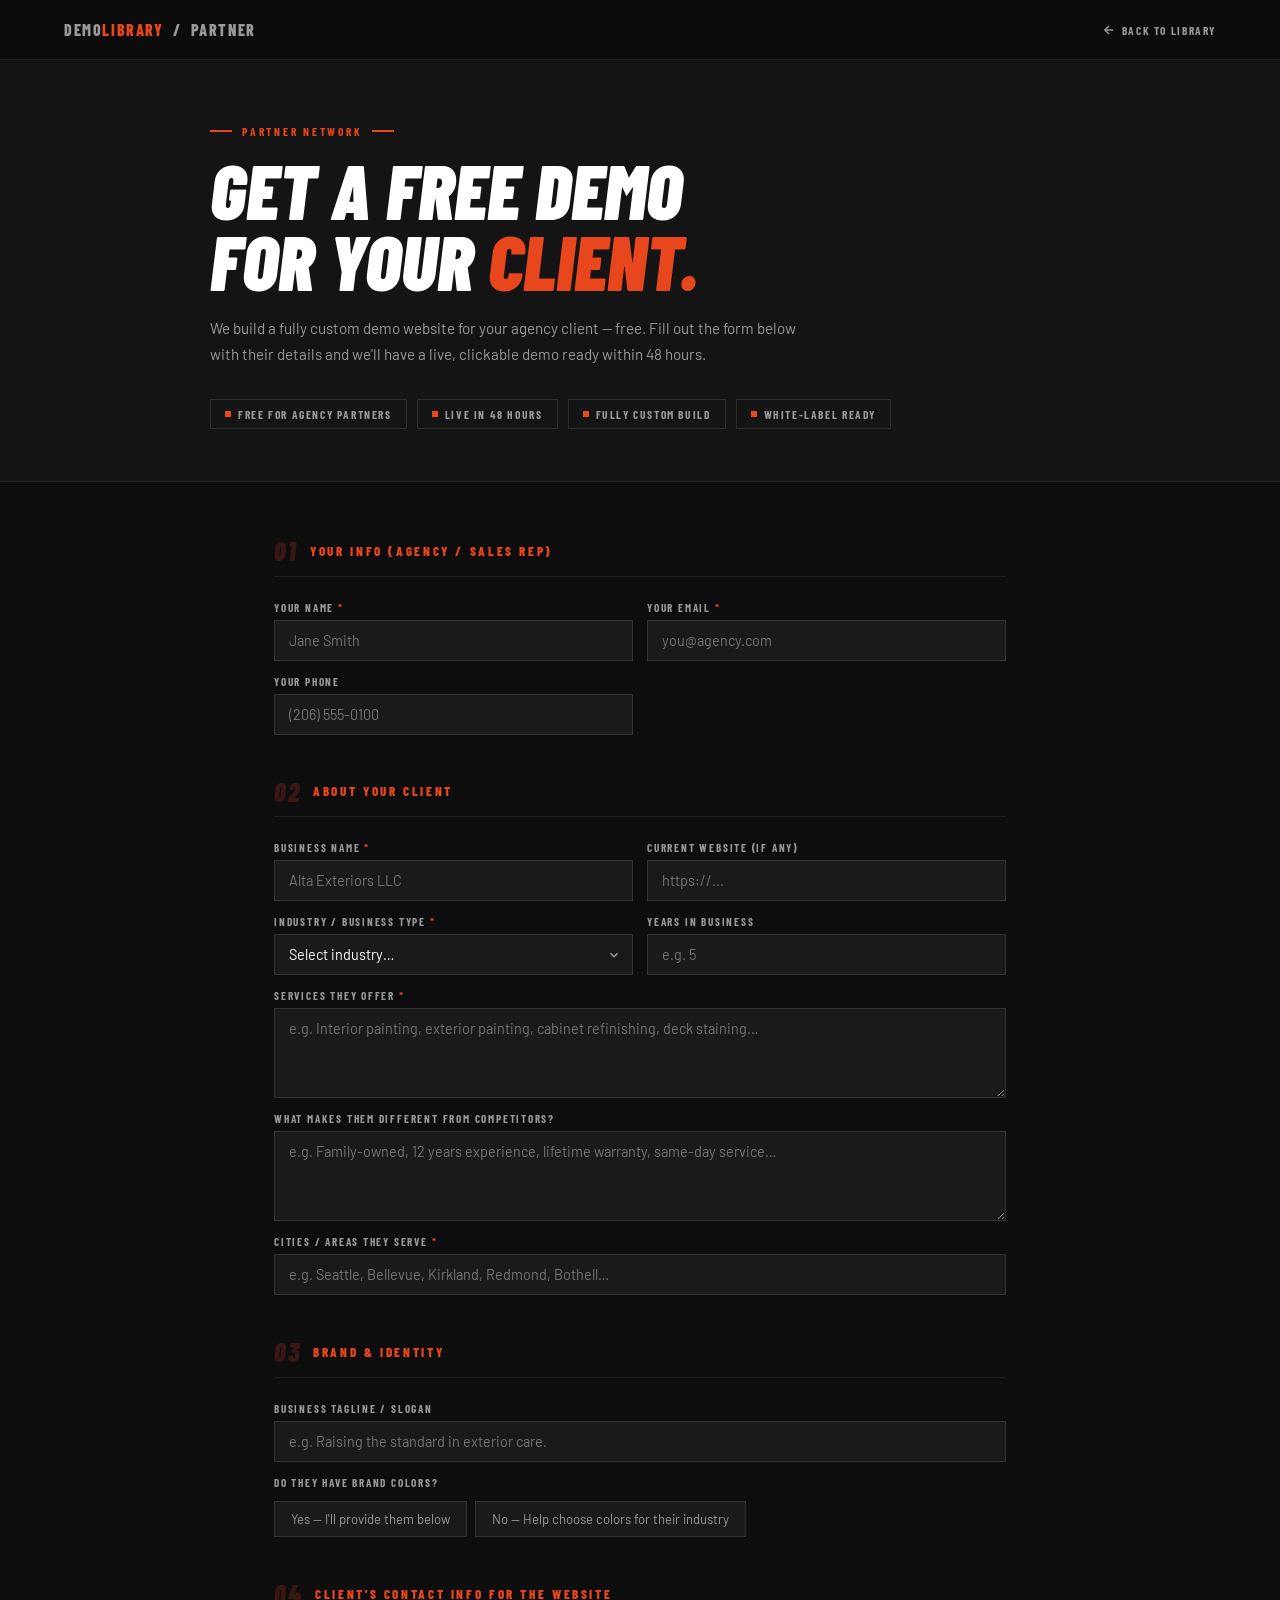
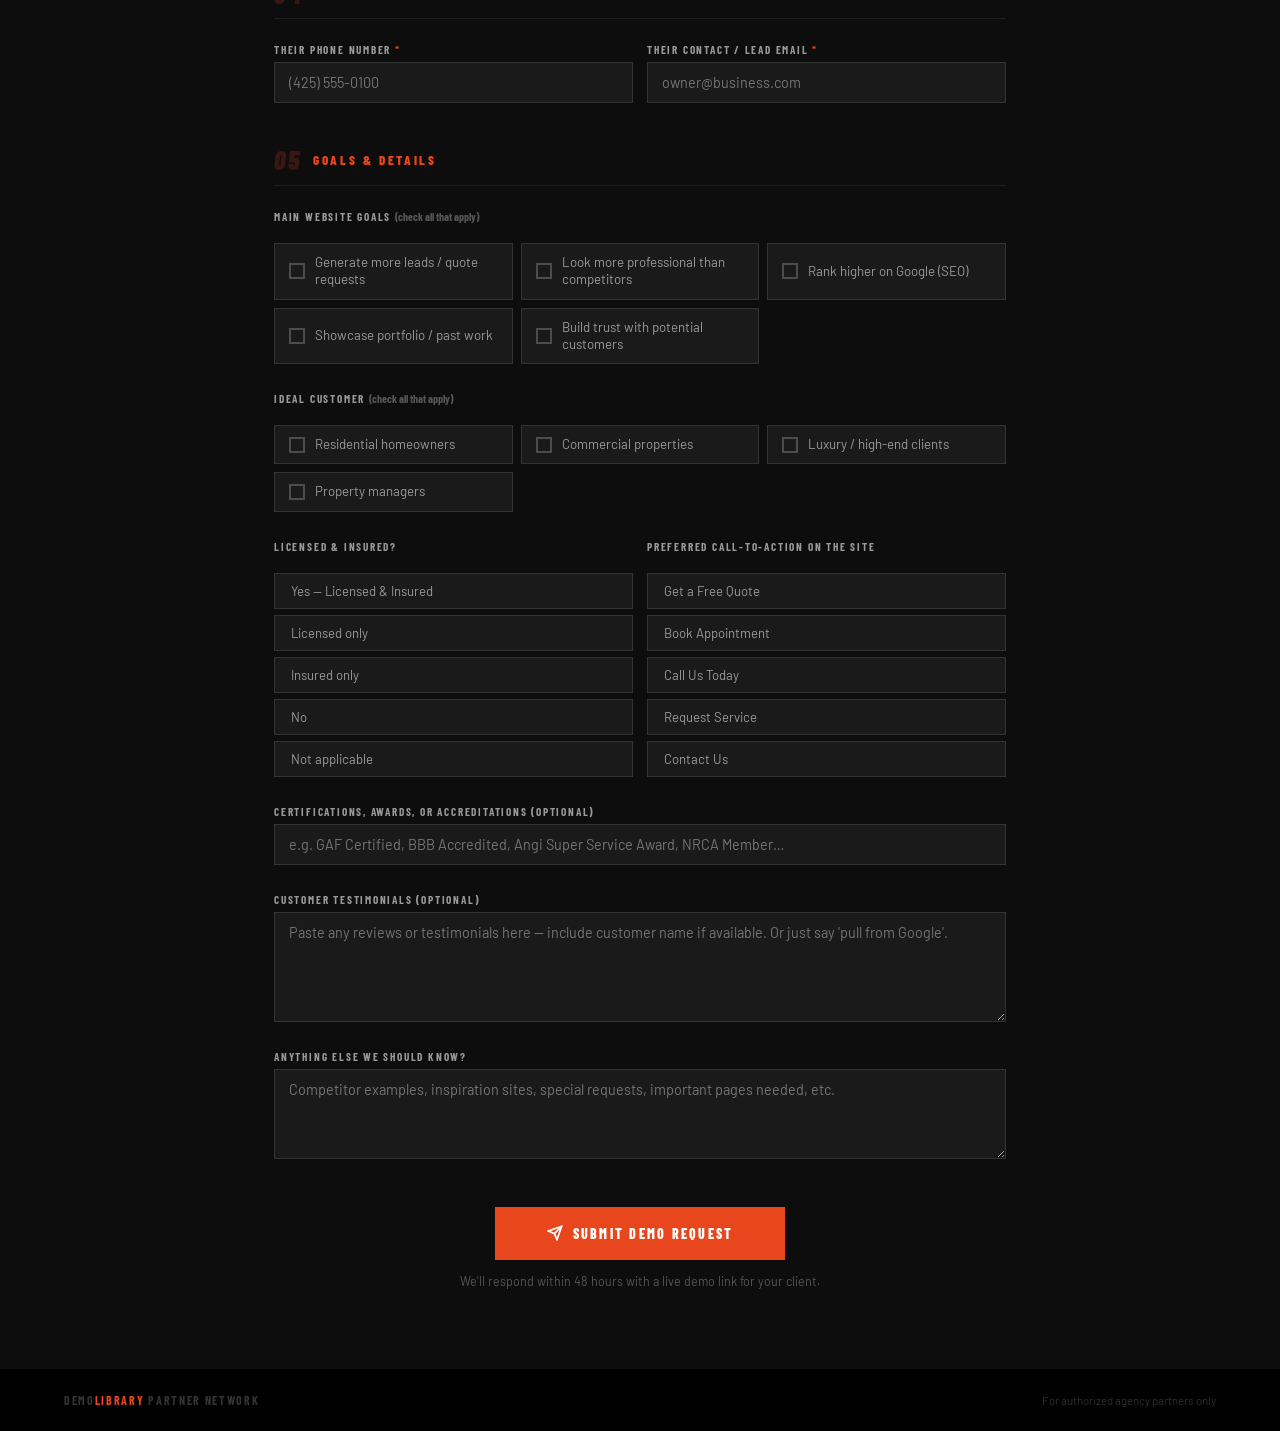
<file: partner/index.html>
<!DOCTYPE html>
<html lang="en">
<head>
<meta charset="UTF-8"/>
<meta name="viewport" content="width=device-width,initial-scale=1.0"/>
<title>Partner Network — Request a Free Demo</title>
<meta name="robots" content="noindex,nofollow"/>
<link rel="preconnect" href="https://fonts.googleapis.com"/>
<link rel="preconnect" href="https://fonts.gstatic.com" crossorigin/>
<link href="https://fonts.googleapis.com/css2?family=Barlow+Condensed:ital,wght@0,400;0,700;0,800;0,900;1,900&family=Barlow:wght@300;400;500;600&display=swap" rel="stylesheet"/>
<style>
*,*::before,*::after{box-sizing:border-box;margin:0;padding:0}
:root{
  --bg:#0d0d0d;--s1:#141414;--s2:#1a1a1a;--s3:#1e1e1e;
  --red:#e8461c;--red-dark:#c43a16;
  --border:rgba(255,255,255,.07);--b2:rgba(255,255,255,.11);
  --wh:#fff;--gray:#999;--dim:#555;
}
html{scroll-behavior:smooth}
body{background:var(--bg);color:var(--wh);font-family:'Barlow',sans-serif;min-height:100vh}
a{color:inherit;text-decoration:none}
img{display:block;max-width:100%}

/* NAV */
.pnav{position:sticky;top:0;z-index:100;background:rgba(13,13,13,.96);backdrop-filter:blur(20px);border-bottom:1px solid var(--border);padding:0 5vw;display:flex;align-items:center;justify-content:space-between;height:60px}
.pnav-logo{font-family:'Barlow Condensed',sans-serif;font-size:1rem;font-weight:800;letter-spacing:.1em;text-transform:uppercase;color:var(--gray)}
.pnav-logo span{color:var(--red)}
.pnav-back{font-family:'Barlow Condensed',sans-serif;font-size:.72rem;font-weight:700;letter-spacing:.14em;text-transform:uppercase;color:var(--gray);display:flex;align-items:center;gap:6px;transition:color .2s}
.pnav-back:hover{color:var(--wh)}
.pnav-back svg{flex-shrink:0}

/* HERO STRIP */
.phero{background:var(--s1);border-bottom:1px solid var(--border);padding:56px 5vw 52px}
.phero-in{max-width:860px;margin:0 auto}
.phero-eyebrow{font-family:'Barlow Condensed',sans-serif;font-size:.72rem;font-weight:700;letter-spacing:.24em;text-transform:uppercase;color:var(--red);display:inline-flex;align-items:center;gap:10px;margin-bottom:16px}
.phero-eyebrow::before,.phero-eyebrow::after{content:'';display:block;width:22px;height:2px;background:var(--red)}
.phero-title{font-family:'Barlow Condensed',sans-serif;font-size:clamp(2.8rem,6vw,5rem);font-weight:900;font-style:italic;text-transform:uppercase;line-height:.93;color:var(--wh);margin-bottom:18px}
.phero-title .red{color:var(--red)}
.phero-sub{font-size:.95rem;color:var(--gray);line-height:1.72;max-width:600px;margin-bottom:32px}
.phero-pills{display:flex;gap:10px;flex-wrap:wrap}
.ppill{display:flex;align-items:center;gap:7px;font-family:'Barlow Condensed',sans-serif;font-size:.72rem;font-weight:700;letter-spacing:.14em;text-transform:uppercase;color:var(--gray);padding:7px 14px;border:1px solid var(--b2)}
.ppill::before{content:'';width:6px;height:6px;background:var(--red)}

/* FORM WRAPPER */
.pform-wrap{max-width:860px;margin:0 auto;padding:56px 5vw 80px}

/* FORM SECTIONS */
.pfs{margin-bottom:44px}
.pfs-title{font-family:'Barlow Condensed',sans-serif;font-size:.82rem;font-weight:800;letter-spacing:.2em;text-transform:uppercase;color:var(--red);padding-bottom:12px;border-bottom:1px solid var(--border);margin-bottom:24px;display:flex;align-items:center;gap:12px}
.pfs-title span{font-size:1.6rem;font-weight:900;font-style:italic;color:rgba(232,70,28,.2);line-height:1}

/* GRID */
.fg{display:grid;gap:14px}
.fg-2{grid-template-columns:1fr 1fr}
.fg-3{grid-template-columns:1fr 1fr 1fr}
.ff{display:flex;flex-direction:column;gap:6px}
.ff.full{grid-column:1/-1}

/* LABELS + INPUTS */
.flbl{font-family:'Barlow Condensed',sans-serif;font-size:.7rem;font-weight:700;letter-spacing:.16em;text-transform:uppercase;color:var(--gray)}
.flbl .req{color:var(--red)}
.fi,.fs,.ft{background:var(--s2);border:1px solid var(--b2);color:var(--wh);font-family:'Barlow',sans-serif;font-size:.9rem;padding:11px 14px;outline:none;width:100%;transition:border-color .2s;appearance:none;-webkit-appearance:none}
.fi:focus,.fs:focus,.ft:focus{border-color:var(--red)}
.fs option{background:#1a1a1a}
.ft{resize:vertical;min-height:90px}
.fi[type="color"]{padding:4px 6px;height:42px;cursor:pointer;width:48px;flex-shrink:0}
.fi[type="number"]{-moz-appearance:textfield}

/* CHECKBOXES */
.check-grid{display:grid;grid-template-columns:repeat(auto-fill,minmax(220px,1fr));gap:8px;margin-top:6px}
.ci{display:flex;align-items:center;gap:10px;padding:10px 14px;background:var(--s2);border:1px solid var(--b2);cursor:pointer;transition:border-color .2s;user-select:none}
.ci:hover{border-color:rgba(232,70,28,.4)}
.ci input{display:none}
.ci input:checked~.cbox{background:var(--red);border-color:var(--red)}
.ci input:checked~.cbox::after{display:block}
.ci input:checked~.clbl{color:var(--wh)}
.cbox{width:16px;height:16px;border:2px solid rgba(255,255,255,.22);flex-shrink:0;position:relative;transition:all .2s}
.cbox::after{content:'';position:absolute;top:1px;left:4px;width:4px;height:8px;border-right:2px solid #fff;border-bottom:2px solid #fff;transform:rotate(45deg);display:none}
.clbl{font-size:.83rem;color:var(--gray);transition:color .2s;line-height:1.3}

/* RADIO PILLS */
.rprow{display:flex;gap:8px;flex-wrap:wrap;margin-top:6px}
.rp{display:flex;align-items:center;gap:8px;padding:9px 16px;background:var(--s2);border:1px solid var(--b2);cursor:pointer;transition:all .2s;user-select:none}
.rp:hover{border-color:rgba(232,70,28,.4)}
.rp input{display:none}
.rp:has(input:checked){border-color:var(--red);background:rgba(232,70,28,.1)}
.rp span{font-size:.82rem;color:var(--gray);transition:color .2s}
.rp:has(input:checked) span{color:var(--wh)}

/* COLOR REVEAL */
.color-reveal{display:none;padding-top:16px}
.color-reveal.show{display:block}

/* BUSINESS TYPE SEARCH */
.btype-wrap{position:relative}
.btype-wrap .fs{padding-right:36px}
.btype-arrow{position:absolute;right:12px;top:50%;transform:translateY(-50%);pointer-events:none;color:var(--gray)}

/* SUBMIT */
.psubmit{margin-top:48px;text-align:center}
.pbtn{display:inline-flex;align-items:center;gap:10px;background:var(--red);color:#fff;font-family:'Barlow Condensed',sans-serif;font-size:.88rem;font-weight:800;letter-spacing:.16em;text-transform:uppercase;padding:18px 52px;border:none;cursor:pointer;transition:background .2s,transform .15s}
.pbtn:hover{background:var(--red-dark);transform:translateY(-1px)}
.pbtn:disabled{background:#444;cursor:default;transform:none}
.psub-note{margin-top:14px;font-size:.78rem;color:var(--dim)}

/* SUCCESS */
.psuccess{display:none;max-width:560px;margin:0 auto;text-align:center;padding:48px 32px;background:rgba(30,122,62,.1);border:1px solid rgba(30,122,62,.25)}
.psuccess-icon{width:56px;height:56px;background:rgba(30,122,62,.2);border-radius:50%;display:flex;align-items:center;justify-content:center;margin:0 auto 20px}
.psuccess h3{font-family:'Barlow Condensed',sans-serif;font-size:2rem;font-weight:900;text-transform:uppercase;color:#4CAF70;margin-bottom:10px}
.psuccess p{font-size:.9rem;color:var(--gray);line-height:1.7}
.psuccess-back{display:inline-flex;align-items:center;gap:8px;margin-top:28px;font-family:'Barlow Condensed',sans-serif;font-size:.78rem;font-weight:700;letter-spacing:.14em;text-transform:uppercase;color:var(--gray);border:1px solid var(--b2);padding:10px 22px;transition:all .2s}
.psuccess-back:hover{border-color:var(--wh);color:var(--wh)}

/* RESPONSIVE */
@media(max-width:680px){
  .fg-2,.fg-3{grid-template-columns:1fr}
  .check-grid{grid-template-columns:1fr 1fr}
  .phero-pills{gap:8px}
}
@media(max-width:400px){
  .check-grid{grid-template-columns:1fr}
  .rprow{flex-direction:column}
  .rp{width:100%}
}
</style>
</head>
<body>

<!-- NAV -->
<nav class="pnav">
  <span class="pnav-logo">Demo<span>Library</span> &nbsp;/&nbsp; Partner</span>
  <a href="../" class="pnav-back">
    <svg width="14" height="14" viewBox="0 0 24 24" fill="none" stroke="currentColor" stroke-width="2.5"><line x1="19" y1="12" x2="5" y2="12"/><polyline points="12 19 5 12 12 5"/></svg>
    Back to Library
  </a>
</nav>

<!-- HERO -->
<div class="phero">
  <div class="phero-in">
    <div class="phero-eyebrow">Partner Network</div>
    <h1 class="phero-title">Get a Free Demo<br>for Your <span class="red">Client.</span></h1>
    <p class="phero-sub">We build a fully custom demo website for your agency client — free. Fill out the form below with their details and we'll have a live, clickable demo ready within 48 hours.</p>
    <div class="phero-pills">
      <div class="ppill">Free for Agency Partners</div>
      <div class="ppill">Live in 48 Hours</div>
      <div class="ppill">Fully Custom Build</div>
      <div class="ppill">White-Label Ready</div>
    </div>
  </div>
</div>

<!-- FORM -->
<div class="pform-wrap">
  <div id="pSuccess" class="psuccess">
    <div class="psuccess-icon">
      <svg width="24" height="24" viewBox="0 0 24 24" fill="none" stroke="#4CAF70" stroke-width="3"><polyline points="20 6 9 17 4 12"/></svg>
    </div>
    <h3>Request Received!</h3>
    <p>We'll review your submission and have a live demo ready within 48 hours. Keep an eye on your inbox for updates.</p>
    <a href="../" class="psuccess-back">
      <svg width="13" height="13" viewBox="0 0 24 24" fill="none" stroke="currentColor" stroke-width="2.5"><line x1="19" y1="12" x2="5" y2="12"/><polyline points="12 19 5 12 12 5"/></svg>
      Back to Demo Library
    </a>
  </div>

  <form id="partnerForm">
    <input type="hidden" name="subject" value="New Partner Demo Request — Demo Library"/>
    <input type="hidden" name="from_name" value="Demo Library Partner Form"/>

    <!-- 01 YOUR INFO -->
    <div class="pfs">
      <div class="pfs-title"><span>01</span> Your Info (Agency / Sales Rep)</div>
      <div class="fg fg-2">
        <div class="ff">
          <label class="flbl">Your Name <span class="req">*</span></label>
          <input type="text" name="your_name" class="fi" placeholder="Jane Smith" required/>
        </div>
        <div class="ff">
          <label class="flbl">Your Email <span class="req">*</span></label>
          <input type="email" name="your_email" class="fi" placeholder="you@agency.com" required/>
        </div>
        <div class="ff">
          <label class="flbl">Your Phone</label>
          <input type="tel" name="your_phone" class="fi" placeholder="(206) 555-0100"/>
        </div>
      </div>
    </div>

    <!-- 02 CLIENT INFO -->
    <div class="pfs">
      <div class="pfs-title"><span>02</span> About Your Client</div>
      <div class="fg fg-2">
        <div class="ff">
          <label class="flbl">Business Name <span class="req">*</span></label>
          <input type="text" name="business_name" class="fi" placeholder="Alta Exteriors LLC" required/>
        </div>
        <div class="ff">
          <label class="flbl">Current Website (if any)</label>
          <input type="url" name="website" class="fi" placeholder="https://..."/>
        </div>
        <div class="ff">
          <label class="flbl">Industry / Business Type <span class="req">*</span></label>
          <div class="btype-wrap">
            <select name="business_type" class="fs" required>
              <option value="">Select industry…</option>
              <optgroup label="Home Services">
                <option>Painting Contractor</option>
                <option>Roofing Contractor</option>
                <option>Landscaping / Lawn Care</option>
                <option>HVAC</option>
                <option>Plumbing</option>
                <option>Electrical</option>
                <option>Flooring</option>
                <option>Concrete / Masonry</option>
                <option>Pool Service / Maintenance</option>
                <option>Pest Control</option>
                <option>Tree Service / Arborist</option>
                <option>Pressure Washing / Exterior Cleaning</option>
                <option>General Contractor</option>
              </optgroup>
              <optgroup label="Professional Services">
                <option>Accounting / Tax Services</option>
                <option>Real Estate Agent</option>
                <option>Photography / Videography</option>
                <option>Event Planning</option>
                <option>Insurance Agent</option>
                <option>Mortgage / Finance</option>
              </optgroup>
              <optgroup label="Health & Wellness">
                <option>Personal Training / Fitness</option>
                <option>Hair / Nail Salon</option>
                <option>Spa / Massage</option>
                <option>Chiropractic / Physical Therapy</option>
              </optgroup>
              <optgroup label="Auto & Transport">
                <option>Auto Repair / Detailing</option>
                <option>Towing / Roadside</option>
              </optgroup>
              <optgroup label="Food & Hospitality">
                <option>Restaurant / Food Service</option>
                <option>Catering</option>
                <option>Café / Coffee Shop</option>
              </optgroup>
              <optgroup label="Other">
                <option>Pet Services</option>
                <option>Retail / E-Commerce</option>
                <option>Other</option>
              </optgroup>
            </select>
            <svg class="btype-arrow" width="14" height="14" viewBox="0 0 24 24" fill="none" stroke="currentColor" stroke-width="2.5"><polyline points="6 9 12 15 18 9"/></svg>
          </div>
        </div>
        <div class="ff">
          <label class="flbl">Years in Business</label>
          <input type="number" name="years_in_business" class="fi" placeholder="e.g. 5" min="0" max="100"/>
        </div>
        <div class="ff full">
          <label class="flbl">Services They Offer <span class="req">*</span></label>
          <textarea name="services" class="ft" placeholder="e.g. Interior painting, exterior painting, cabinet refinishing, deck staining…" required></textarea>
        </div>
        <div class="ff full">
          <label class="flbl">What Makes Them Different from Competitors?</label>
          <textarea name="differentiator" class="ft" placeholder="e.g. Family-owned, 12 years experience, lifetime warranty, same-day service…"></textarea>
        </div>
        <div class="ff full">
          <label class="flbl">Cities / Areas They Serve <span class="req">*</span></label>
          <input type="text" name="service_areas" class="fi" placeholder="e.g. Seattle, Bellevue, Kirkland, Redmond, Bothell…" required/>
        </div>
      </div>
    </div>

    <!-- 03 BRAND -->
    <div class="pfs">
      <div class="pfs-title"><span>03</span> Brand &amp; Identity</div>
      <div class="fg fg-2">
        <div class="ff full">
          <label class="flbl">Business Tagline / Slogan</label>
          <input type="text" name="tagline" class="fi" placeholder="e.g. Raising the standard in exterior care."/>
        </div>
        <div class="ff full">
          <label class="flbl">Do They Have Brand Colors?</label>
          <div class="rprow">
            <label class="rp">
              <input type="radio" name="has_colors" value="yes" onchange="document.getElementById('colorReveal').classList.add('show')"/>
              <span>Yes — I'll provide them below</span>
            </label>
            <label class="rp">
              <input type="radio" name="has_colors" value="no" onchange="document.getElementById('colorReveal').classList.remove('show')"/>
              <span>No — Help choose colors for their industry</span>
            </label>
          </div>
          <div id="colorReveal" class="color-reveal">
            <div class="fg fg-2" style="margin-top:0">
              <div class="ff">
                <label class="flbl">Primary Brand Color</label>
                <div style="display:flex;gap:8px;align-items:center;">
                  <input type="color" name="primary_color_pick" class="fi" value="#e8461c"/>
                  <input type="text" name="primary_color" class="fi" placeholder="#e8461c" oninput="syncColor(this,'primary_color_pick')"/>
                </div>
              </div>
              <div class="ff">
                <label class="flbl">Secondary Brand Color</label>
                <div style="display:flex;gap:8px;align-items:center;">
                  <input type="color" name="secondary_color_pick" class="fi" value="#1a1a1a"/>
                  <input type="text" name="secondary_color" class="fi" placeholder="#1a1a1a" oninput="syncColor(this,'secondary_color_pick')"/>
                </div>
              </div>
            </div>
          </div>
        </div>
      </div>
    </div>

    <!-- 04 WEBSITE CONTACT -->
    <div class="pfs">
      <div class="pfs-title"><span>04</span> Client's Contact Info for the Website</div>
      <div class="fg fg-2">
        <div class="ff">
          <label class="flbl">Their Phone Number <span class="req">*</span></label>
          <input type="tel" name="client_phone" class="fi" placeholder="(425) 555-0100" required/>
        </div>
        <div class="ff">
          <label class="flbl">Their Contact / Lead Email <span class="req">*</span></label>
          <input type="email" name="client_email" class="fi" placeholder="owner@business.com" required/>
        </div>
      </div>
    </div>

    <!-- 05 GOALS -->
    <div class="pfs">
      <div class="pfs-title"><span>05</span> Goals &amp; Details</div>
      <div class="fg" style="gap:28px;">

        <div class="ff">
          <label class="flbl" style="margin-bottom:8px;">Main Website Goals <span style="color:var(--dim);font-style:normal;text-transform:none;letter-spacing:0;">(check all that apply)</span></label>
          <div class="check-grid">
            <label class="ci"><input type="checkbox" name="goals" value="Generate more leads"/><div class="cbox"></div><span class="clbl">Generate more leads / quote requests</span></label>
            <label class="ci"><input type="checkbox" name="goals" value="Look more professional"/><div class="cbox"></div><span class="clbl">Look more professional than competitors</span></label>
            <label class="ci"><input type="checkbox" name="goals" value="Rank higher on Google"/><div class="cbox"></div><span class="clbl">Rank higher on Google (SEO)</span></label>
            <label class="ci"><input type="checkbox" name="goals" value="Showcase portfolio"/><div class="cbox"></div><span class="clbl">Showcase portfolio / past work</span></label>
            <label class="ci"><input type="checkbox" name="goals" value="Build trust"/><div class="cbox"></div><span class="clbl">Build trust with potential customers</span></label>
          </div>
        </div>

        <div class="ff">
          <label class="flbl" style="margin-bottom:8px;">Ideal Customer <span style="color:var(--dim);font-style:normal;text-transform:none;letter-spacing:0;">(check all that apply)</span></label>
          <div class="check-grid">
            <label class="ci"><input type="checkbox" name="customers" value="Residential homeowners"/><div class="cbox"></div><span class="clbl">Residential homeowners</span></label>
            <label class="ci"><input type="checkbox" name="customers" value="Commercial properties"/><div class="cbox"></div><span class="clbl">Commercial properties</span></label>
            <label class="ci"><input type="checkbox" name="customers" value="Luxury / high-end clients"/><div class="cbox"></div><span class="clbl">Luxury / high-end clients</span></label>
            <label class="ci"><input type="checkbox" name="customers" value="Property managers"/><div class="cbox"></div><span class="clbl">Property managers</span></label>
          </div>
        </div>

        <div class="fg fg-2">
          <div class="ff">
            <label class="flbl" style="margin-bottom:8px;">Licensed &amp; Insured?</label>
            <div class="rprow" style="flex-direction:column;gap:6px;">
              <label class="rp"><input type="radio" name="licensed" value="Yes — Licensed & Insured"/><span>Yes — Licensed &amp; Insured</span></label>
              <label class="rp"><input type="radio" name="licensed" value="Licensed only"/><span>Licensed only</span></label>
              <label class="rp"><input type="radio" name="licensed" value="Insured only"/><span>Insured only</span></label>
              <label class="rp"><input type="radio" name="licensed" value="No"/><span>No</span></label>
              <label class="rp"><input type="radio" name="licensed" value="Not applicable"/><span>Not applicable</span></label>
            </div>
          </div>
          <div class="ff">
            <label class="flbl" style="margin-bottom:8px;">Preferred Call-to-Action on the Site</label>
            <div class="rprow" style="flex-direction:column;gap:6px;">
              <label class="rp"><input type="radio" name="cta" value="Get a Free Quote"/><span>Get a Free Quote</span></label>
              <label class="rp"><input type="radio" name="cta" value="Book Appointment"/><span>Book Appointment</span></label>
              <label class="rp"><input type="radio" name="cta" value="Call Us Today"/><span>Call Us Today</span></label>
              <label class="rp"><input type="radio" name="cta" value="Request Service"/><span>Request Service</span></label>
              <label class="rp"><input type="radio" name="cta" value="Contact Us"/><span>Contact Us</span></label>
            </div>
          </div>
        </div>

        <div class="ff">
          <label class="flbl">Certifications, Awards, or Accreditations (optional)</label>
          <input type="text" name="certifications" class="fi" placeholder="e.g. GAF Certified, BBB Accredited, Angi Super Service Award, NRCA Member…"/>
        </div>

        <div class="ff">
          <label class="flbl">Customer Testimonials (optional)</label>
          <textarea name="testimonials" class="ft" style="min-height:110px;" placeholder="Paste any reviews or testimonials here — include customer name if available. Or just say 'pull from Google'."></textarea>
        </div>

        <div class="ff">
          <label class="flbl">Anything Else We Should Know?</label>
          <textarea name="notes" class="ft" placeholder="Competitor examples, inspiration sites, special requests, important pages needed, etc."></textarea>
        </div>

      </div>
    </div>

    <div class="psubmit">
      <button type="submit" class="pbtn" id="pSubmitBtn">
        <svg width="16" height="16" viewBox="0 0 24 24" fill="none" stroke="currentColor" stroke-width="2.5"><line x1="22" y1="2" x2="11" y2="13"/><polygon points="22 2 15 22 11 13 2 9 22 2"/></svg>
        Submit Demo Request
      </button>
      <p class="psub-note">We'll respond within 48 hours with a live demo link for your client.</p>
    </div>

  </form>
</div>

<!-- FOOTER -->
<footer style="background:#000;border-top:1px solid rgba(255,255,255,.06);padding:24px 5vw;display:flex;justify-content:space-between;align-items:center;flex-wrap:wrap;gap:12px;">
  <span style="font-family:'Barlow Condensed',sans-serif;font-size:.75rem;font-weight:700;letter-spacing:.14em;text-transform:uppercase;color:rgba(255,255,255,.2);">Demo<span style="color:var(--red)">Library</span> Partner Network</span>
  <span style="font-size:.72rem;color:rgba(255,255,255,.18);">For authorized agency partners only</span>
</footer>

<script>
// Color picker sync
function syncColor(textInput, pickerId) {
  var val = textInput.value.trim();
  if (/^#[0-9a-f]{6}$/i.test(val)) {
    document.querySelector('[name="' + pickerId + '"]').value = val;
  }
}
// Also sync color picker -> text input
document.querySelectorAll('[type="color"]').forEach(function(picker) {
  picker.addEventListener('input', function() {
    var textInput = picker.nextElementSibling;
    if (textInput && textInput.type === 'text') {
      textInput.value = picker.value;
    }
  });
});

// Form submit — no redirect
const partnerForm = document.getElementById('partnerForm');
const submitBtn = document.getElementById('pSubmitBtn');
const submitBtnOriginal = submitBtn.innerHTML;

partnerForm.addEventListener('submit', async (e) => {
  e.preventDefault();
  submitBtn.disabled = true;
  submitBtn.innerHTML = '<svg width="16" height="16" viewBox="0 0 24 24" fill="none" stroke="currentColor" stroke-width="2.5"><path d="M12 2v4M12 18v4M4.93 4.93l2.83 2.83M16.24 16.24l2.83 2.83M2 12h4M18 12h4M4.93 19.07l2.83-2.83M16.24 7.76l2.83-2.83"/></svg> Sending…';

  const formData = new FormData(partnerForm);
  formData.append('access_key', 'dd5d5604-811f-4cc9-b97b-68a57d6fa20c');

  try {
    const response = await fetch('https://api.web3forms.com/submit', {
      method: 'POST',
      body: formData
    });
    const data = await response.json();

    if (data.success) {
      partnerForm.style.display = 'none';
      document.getElementById('pSuccess').style.display = 'block';
      window.scrollTo({ top: 0, behavior: 'smooth' });
    } else {
      alert('Error: ' + data.message);
      submitBtn.disabled = false;
      submitBtn.innerHTML = submitBtnOriginal;
    }
  } catch (err) {
    alert('Network error. Please check your connection and try again.');
    submitBtn.disabled = false;
    submitBtn.innerHTML = submitBtnOriginal;
  }
});
</script>
</body>
</html>
</file>
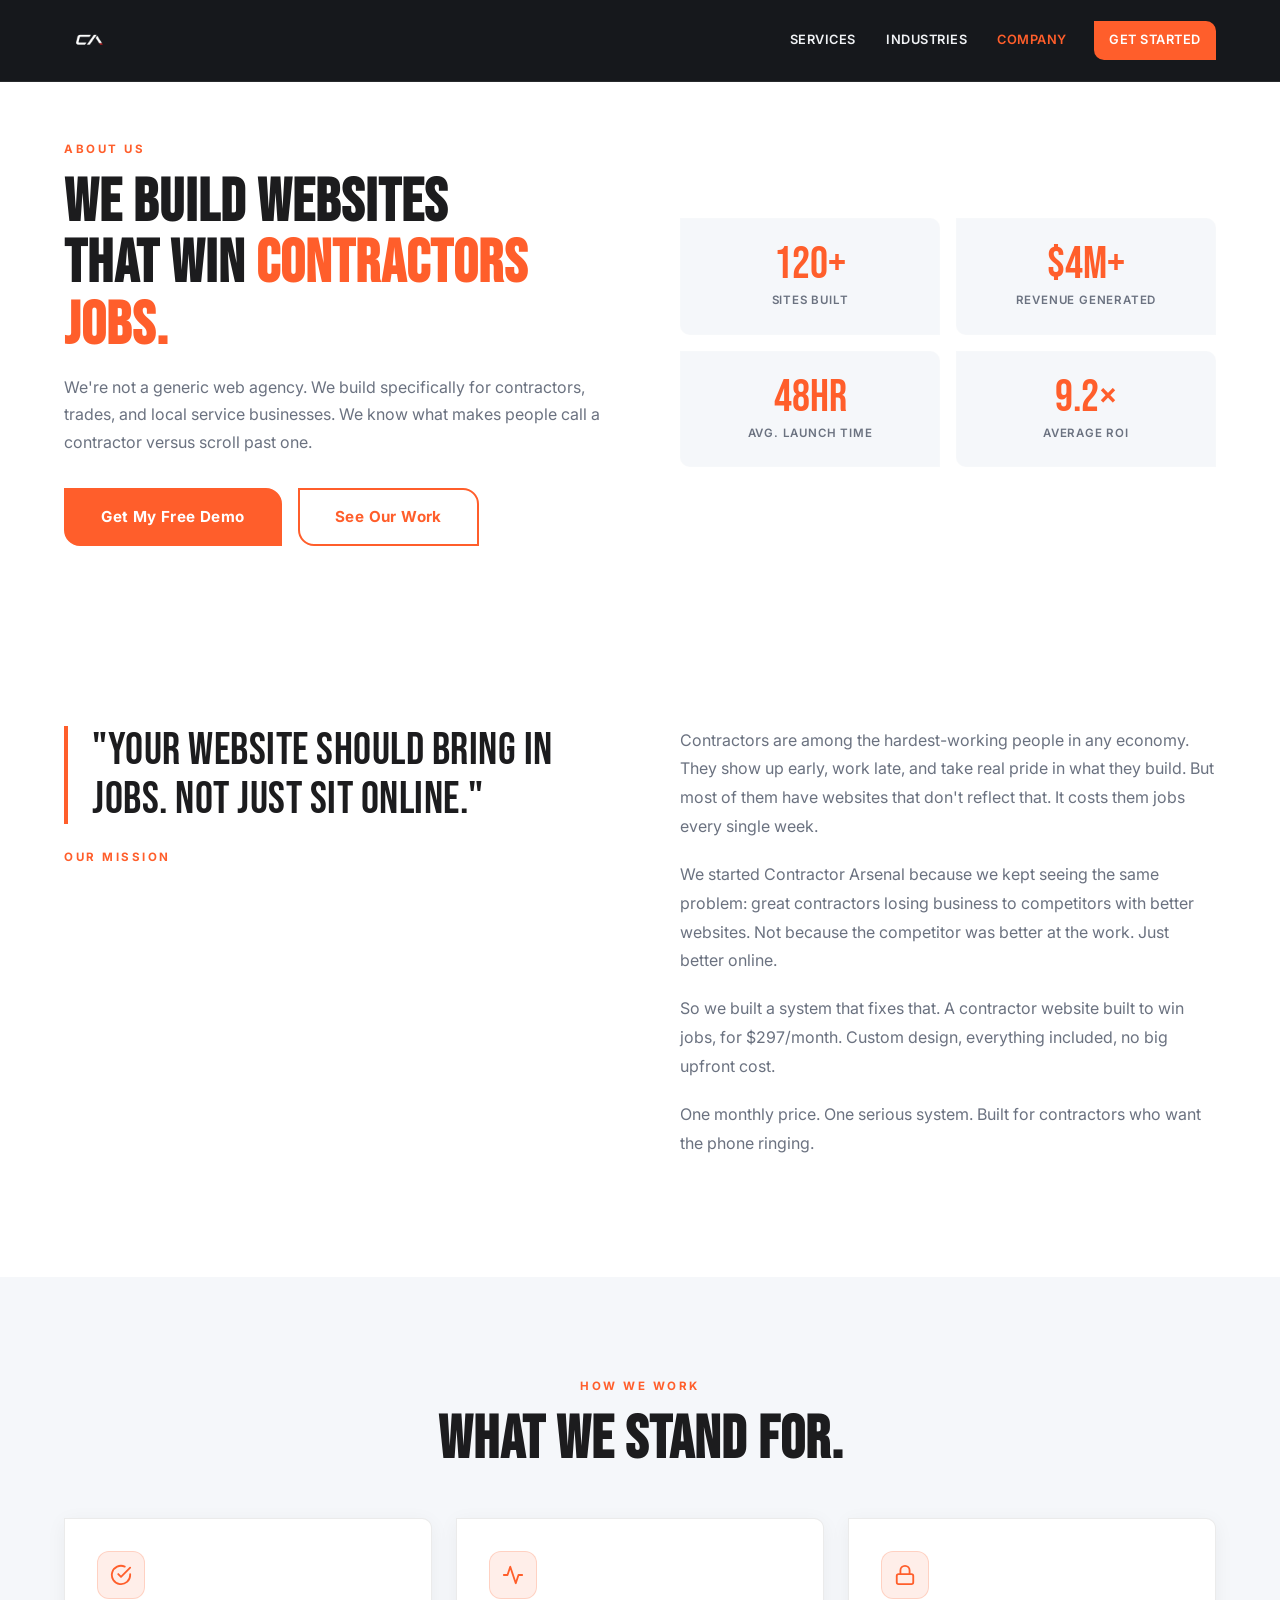
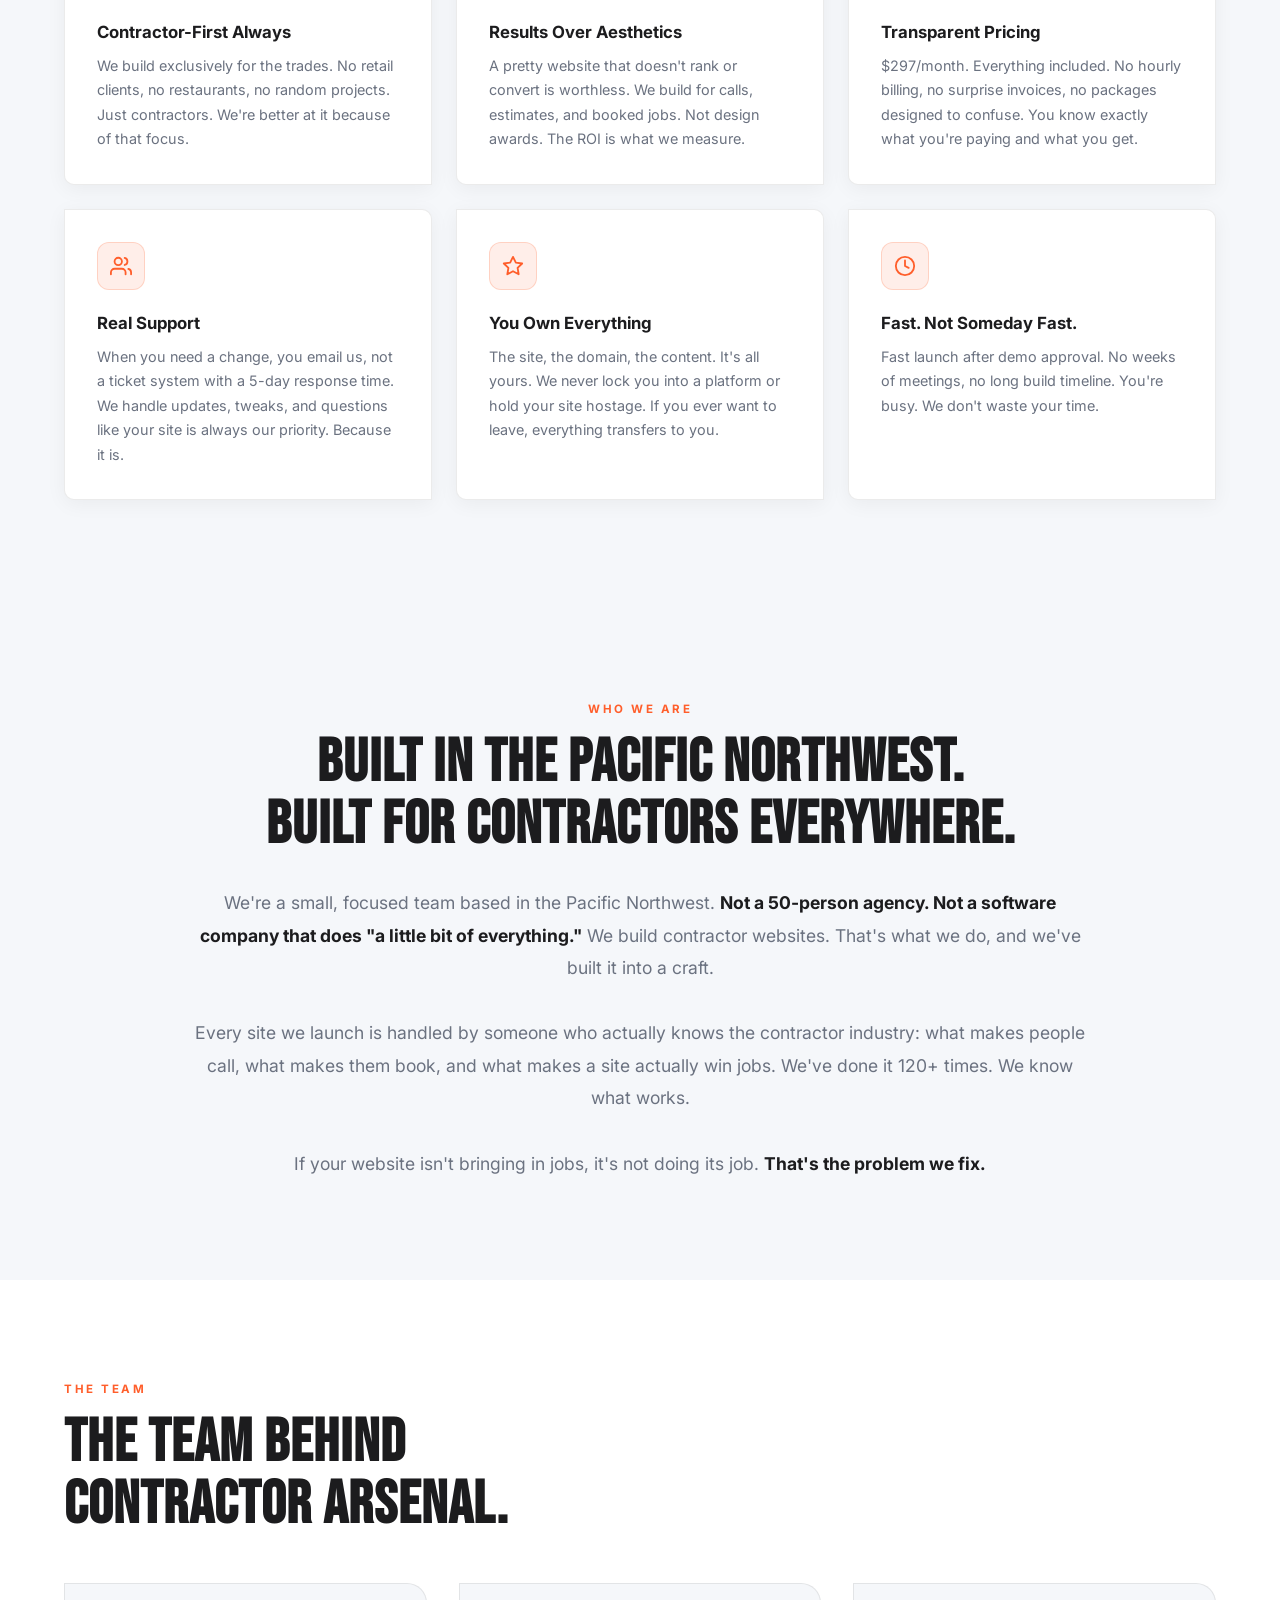
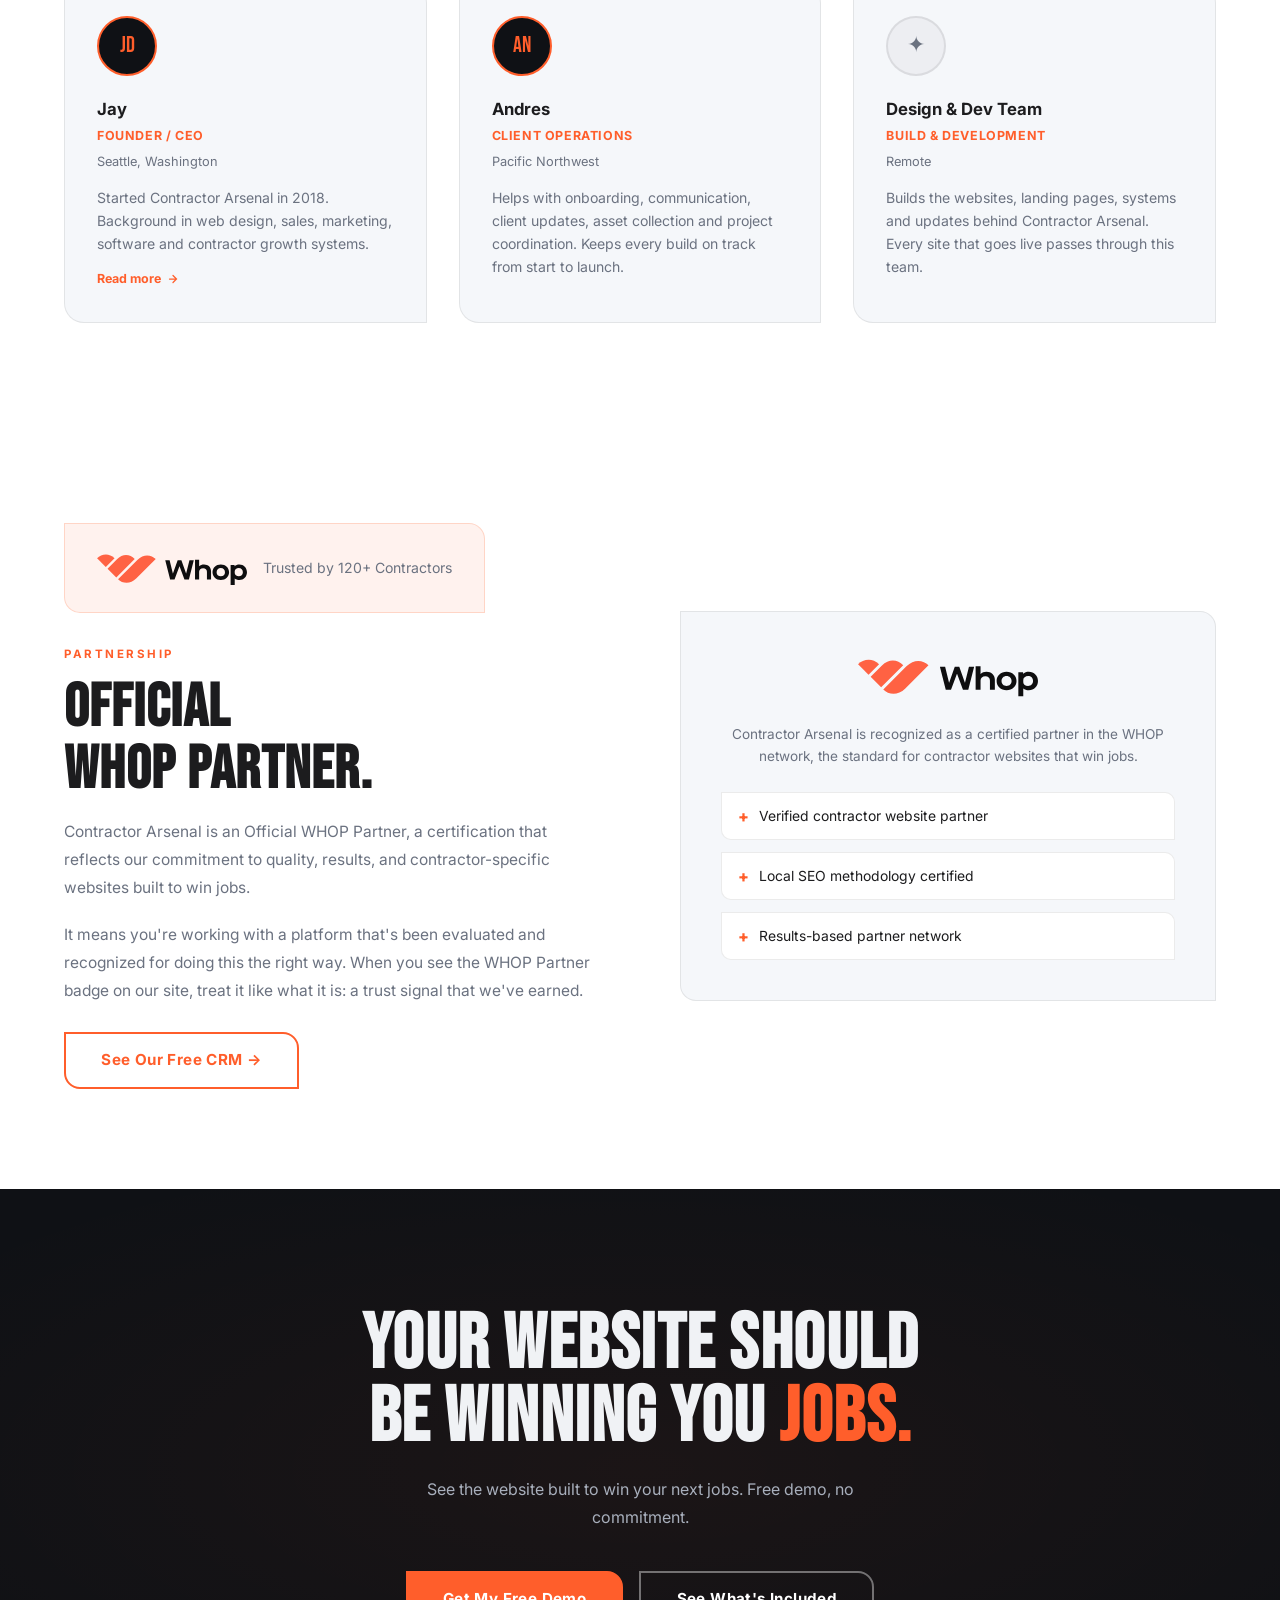
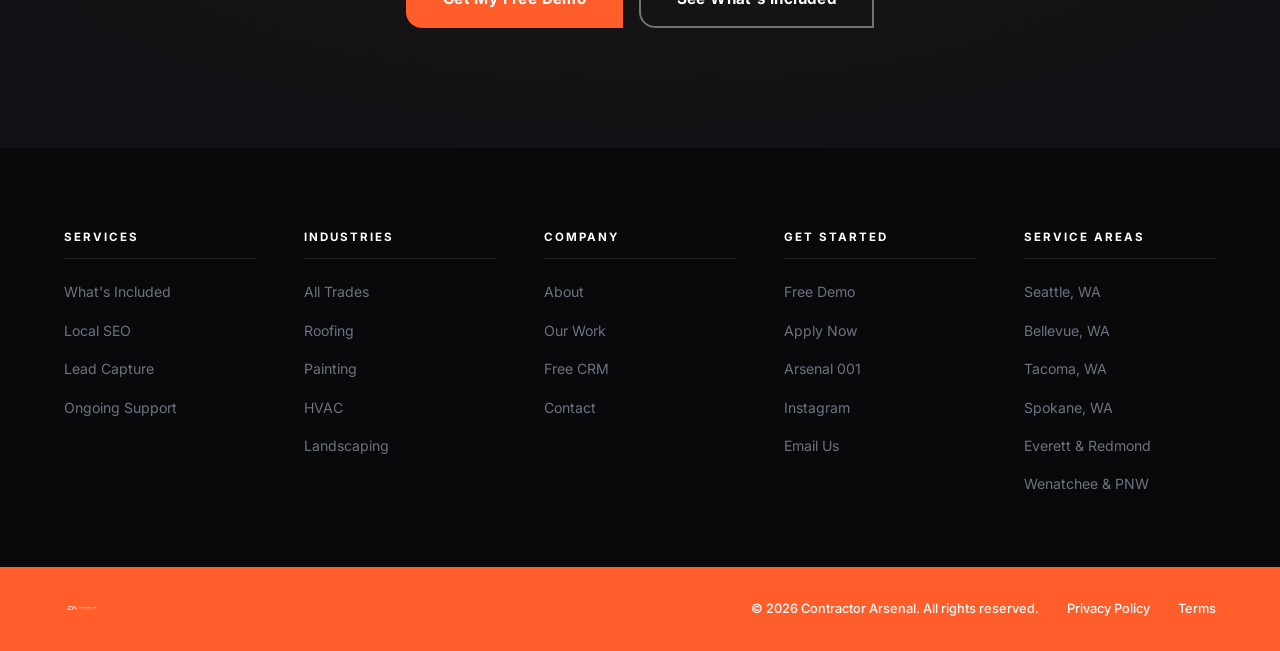
<file: about.html>
<!DOCTYPE html>
<html lang="en">
<head>
<!-- Google Tag Manager -->
<script>(function(w,d,s,l,i){w[l]=w[l]||[];w[l].push({'gtm.start':
new Date().getTime(),event:'gtm.js'});var f=d.getElementsByTagName(s)[0],
j=d.createElement(s),dl=l!='dataLayer'?'&l='+l:'';j.async=true;j.src=
'https://www.googletagmanager.com/gtm.js?id='+i+dl;f.parentNode.insertBefore(j,f);
})(window,document,'script','dataLayer','GTM-5PKHXQ2R');
function openTeamModal(){document.getElementById('teamModal').classList.add('open');document.body.style.overflow='hidden';}
function closeTeamModal(e){if(!e||e.target===document.getElementById('teamModal')){document.getElementById('teamModal').classList.remove('open');document.body.style.overflow='';}}
document.addEventListener('keydown',function(e){if(e.key==='Escape')closeTeamModal();});

</script>
<!-- End Google Tag Manager -->
<meta charset="UTF-8">
<link rel="icon" type="image/x-icon" href="favicon.ico">
<link rel="icon" type="image/png" sizes="32x32" href="favicon-32.png">
<link rel="icon" type="image/png" sizes="16x16" href="favicon-16.png">
<link rel="apple-touch-icon" sizes="180x180" href="favicon-180.png">
<meta name="viewport" content="width=device-width, initial-scale=1.0">
<title>About Contractor Arsenal | Premium Contractor Websites for $297/Month</title>
<meta name="description" content="Contractor Arsenal builds premium websites for contractors. Learn why we started, what we stand for, and why we're different from every other web agency.">
<link rel="canonical" href="https://contractorarsenal.com/about.html">
<meta name="robots" content="index, follow">
<meta property="og:type" content="website">
<meta property="og:site_name" content="Contractor Arsenal">
<meta property="og:title" content="About Contractor Arsenal">
<meta property="og:description" content="We build premium contractor websites for $297/month. Learn our story and why trades trust us.">
<meta property="og:url" content="https://contractorarsenal.com/about.html">
<meta property="og:image" content="https://storage.googleapis.com/msgsndr/kfZT6c91jZcZU6PUztl8/media/69387c0a578cc7a588bf9199.png">
<meta name="twitter:card" content="summary_large_image">
<meta name="twitter:title" content="About Contractor Arsenal">
<meta name="twitter:description" content="We build premium contractor websites for $297/month. Learn our story and why trades trust us.">
<meta name="twitter:image" content="https://storage.googleapis.com/msgsndr/kfZT6c91jZcZU6PUztl8/media/69387c0a578cc7a588bf9199.png">
<link rel="preconnect" href="https://fonts.googleapis.com">
<link href="https://fonts.googleapis.com/css2?family=Bebas+Neue&family=Inter:wght@400;500;600;700;800&display=swap" rel="stylesheet">
<style>
:root{
  --bg:#FFFFFF;--bg2:#F5F7FA;--bg3:#EDEEF2;
  --dark:#0F1115;--dark2:#151922;--dark3:#1B2130;
  --accent:#FF5E2B;--accent-dim:rgba(255,94,43,0.08);
  --text:#1C1C1E;--muted:#6B7280;
  --text-inv:#F0F2F5;--muted-inv:#A8AFBC;
  --border:rgba(0,0,0,0.08);--border-inv:rgba(255,255,255,0.07);
  --rad:0 16px 0 16px;
  --rad-sm:0 10px 0 10px;
}
*,*::before,*::after{box-sizing:border-box;margin:0;padding:0;}
html{scroll-behavior:smooth;}
body{background:#fff;color:var(--text);font-family:'Inter',sans-serif;overflow-x:hidden;line-height:1.6;}
a{color:inherit;text-decoration:none;}
img{max-width:100%;height:auto;display:block;}
::-webkit-scrollbar{width:4px;}
::-webkit-scrollbar-track{background:var(--bg2);}
::-webkit-scrollbar-thumb{background:var(--accent);border-radius:4px;}

nav{position:fixed;top:0;left:0;right:0;z-index:1000;height:82px;padding:0 5%;display:flex;align-items:center;justify-content:space-between;background:rgba(15,17,21,0.97);backdrop-filter:blur(18px);-webkit-backdrop-filter:blur(18px);border-bottom:1px solid rgba(255,255,255,0.08);}
.nav-logo{display:flex;align-items:center;}
.nav-logo img{height:48px;width:auto;object-fit:contain;}
.nav-links{display:flex;gap:0;align-items:center;position:relative;}
.nav-slider{position:absolute;height:calc(100% - 8px);top:4px;left:0;background:rgba(255,94,43,0.08);border-radius:0 10px 0 10px;transition:left .2s ease,width .2s ease,opacity .15s;opacity:0;pointer-events:none;}
.nav-links a{position:relative;z-index:1;font-weight:600;font-size:.8rem;letter-spacing:.5px;text-transform:uppercase;color:#F0F2F5;padding:.55rem .95rem;transition:color .2s;}
.nav-links a:hover{color:#FF5E2B;}
.nav-links a.active{color:#FF5E2B;}
.nav-cta{background:#FF5E2B;color:#fff !important;padding:.46rem 1.25rem;border-radius:0 10px 0 10px;font-weight:700;font-size:.78rem;letter-spacing:.5px;text-transform:uppercase;transition:all .2s;margin-left:.75rem;}
.nav-cta:hover{background:#e85520;transform:translateY(-1px);}
.nav-hamburger{display:none;cursor:pointer;background:none;border:none;padding:6px;color:#F0F2F5;}
.nav-hamburger svg{width:28px;height:28px;transition:transform 500ms ease;}
.nav-hamburger.open svg{transform:rotate(-45deg);}
.nav-hamburger svg path:first-child{transition:stroke-dasharray 500ms ease,stroke-dashoffset 500ms ease;stroke-dasharray:12 63;}
.nav-hamburger.open svg path:first-child{stroke-dasharray:20 300;stroke-dashoffset:-32.42px;}
.nav-mobile{display:none;position:fixed;top:82px;left:0;right:0;background:rgba(15,17,21,0.98);padding:1.25rem 5%;flex-direction:column;gap:0;z-index:999;border-bottom:1px solid rgba(255,255,255,0.08);}
.nav-mobile.open{display:flex;}
.nav-mobile a{font-weight:600;font-size:1rem;text-transform:uppercase;letter-spacing:.5px;padding:.85rem 0;border-bottom:1px solid rgba(255,255,255,0.1);color:#F0F2F5;}
.nav-mobile a:hover{color:#FF5E2B;}
.nav-mobile .mob-cta{margin-top:1rem;text-align:center;background:#FF5E2B;color:#fff;padding:.85rem;border-radius:0 10px 0 10px;font-weight:700;border:none;}

.btn-lime{background:var(--accent);color:#fff;padding:.9rem 2.2rem;border-radius:var(--rad);font-weight:700;font-size:.95rem;letter-spacing:.4px;display:inline-block;transition:all .2s;border:2px solid var(--accent);}
.btn-lime:hover{background:#e85520;transform:translateY(-2px);box-shadow:0 10px 30px rgba(255,94,43,0.22);}
.btn-outline{border:2px solid var(--accent);color:var(--accent);padding:.9rem 2.2rem;border-radius:var(--rad);font-weight:700;font-size:.95rem;letter-spacing:.4px;display:inline-block;transition:all .2s;}
.btn-outline:hover{background:var(--accent);color:#000;transform:translateY(-2px);}
.btn-outline-white{border:2px solid rgba(255,255,255,0.4);color:#fff;padding:.9rem 2.2rem;border-radius:var(--rad);font-weight:700;font-size:.95rem;letter-spacing:.4px;display:inline-block;transition:all .2s;}
.btn-outline-white:hover{border-color:#fff;background:rgba(255,255,255,0.1);transform:translateY(-2px);}
.btn-dark-outline{border:2px solid rgba(255,255,255,.35);color:#F5F7FA;background:transparent;padding:.9rem 2.2rem;border-radius:0 16px 0 16px;font-weight:700;font-size:.95rem;letter-spacing:.4px;display:inline-block;transition:all .2s;}
.btn-dark-outline:hover{background:#F5F7FA;color:#0F1115;transform:translateY(-2px);}

.section-label{font-size:.72rem;font-weight:700;letter-spacing:2.5px;text-transform:uppercase;color:var(--accent);margin-bottom:.85rem;display:block;}
.section-label.dark{color:var(--accent);}
.section-title{font-family:'Bebas Neue',sans-serif;font-size:clamp(2.6rem,4.8vw,4rem);line-height:1;letter-spacing:1px;margin-bottom:1.1rem;}
.section-title.on-light{color:var(--text);}
.section-sub{color:var(--muted);font-size:1rem;line-height:1.72;}
.section-sub.on-light{color:var(--muted);}


/* TEAM SECTION */
.team-section{background:#fff;padding:100px 5%;}
.team-section-inner{max-width:1280px;margin:0 auto;}
.team-grid{display:grid;grid-template-columns:repeat(3,1fr);gap:2rem;margin-top:3rem;}
.team-card{background:var(--bg2);border:1px solid var(--border);border-radius:0 20px 0 20px;padding:2rem;transition:all .25s;cursor:pointer;position:relative;}
.team-card:hover{transform:translateY(-4px);box-shadow:0 16px 40px rgba(0,0,0,0.09);border-color:rgba(255,94,43,0.2);}
.team-card.placeholder{cursor:default;}
.team-card.placeholder:hover{transform:none;box-shadow:none;border-color:var(--border);}
.team-avatar{width:60px;height:60px;border-radius:50%;background:var(--dark);border:2px solid var(--accent);display:flex;align-items:center;justify-content:center;font-family:'Bebas Neue',sans-serif;font-size:1.4rem;color:var(--accent);margin-bottom:1.25rem;flex-shrink:0;}
.team-name{font-size:1.05rem;font-weight:700;color:var(--text);margin-bottom:.2rem;}
.team-role{font-size:.78rem;font-weight:700;letter-spacing:.6px;text-transform:uppercase;color:var(--accent);margin-bottom:.35rem;}
.team-location{font-size:.8rem;color:var(--muted);margin-bottom:.85rem;}
.team-bio{font-size:.88rem;color:var(--muted);line-height:1.65;}
.team-card-cta{display:inline-flex;align-items:center;gap:.4rem;font-size:.78rem;font-weight:700;color:var(--accent);margin-top:.85rem;}
.team-card-cta svg{width:12px;height:12px;}
/* Modal */
.team-modal-overlay{display:none;position:fixed;inset:0;background:rgba(0,0,0,0.65);z-index:9000;align-items:center;justify-content:center;padding:2rem;}
.team-modal-overlay.open{display:flex;}
.team-modal{background:#fff;border-radius:0 24px 0 24px;padding:3rem;max-width:540px;width:100%;position:relative;box-shadow:0 32px 80px rgba(0,0,0,0.25);}
.team-modal-close{position:absolute;top:1.25rem;right:1.25rem;background:var(--bg2);border:1px solid var(--border);border-radius:50%;width:36px;height:36px;display:flex;align-items:center;justify-content:center;cursor:pointer;font-size:1.1rem;color:var(--muted);transition:all .2s;}
.team-modal-close:hover{background:var(--accent);color:#fff;border-color:var(--accent);}
.team-modal-avatar{width:72px;height:72px;border-radius:50%;background:var(--dark);border:3px solid var(--accent);display:flex;align-items:center;justify-content:center;font-family:'Bebas Neue',sans-serif;font-size:1.8rem;color:var(--accent);margin-bottom:1.5rem;}
.team-modal-name{font-family:'Bebas Neue',sans-serif;font-size:2.2rem;line-height:1;color:var(--text);margin-bottom:.25rem;}
.team-modal-role{font-size:.8rem;font-weight:700;letter-spacing:.8px;text-transform:uppercase;color:var(--accent);margin-bottom:.25rem;}
.team-modal-location{font-size:.85rem;color:var(--muted);margin-bottom:1.5rem;}
.team-modal-body p{font-size:.95rem;color:var(--muted);line-height:1.75;margin-bottom:.85rem;}
.team-modal-body p:last-child{margin-bottom:0;}

/* HERO */
.page-hero{padding:140px 5% 80px;background:var(--bg);}
.page-hero-inner{max-width:1280px;margin:0 auto;display:grid;grid-template-columns:1fr 1fr;gap:5rem;align-items:center;}
.page-hero-actions{display:flex;gap:1rem;flex-wrap:wrap;margin-top:2rem;}
.hero-stats{display:grid;grid-template-columns:1fr 1fr;gap:1rem;}
.hero-stat{background:var(--bg2);border:1px solid var(--border-inv);border-radius:var(--rad-sm);padding:1.5rem;text-align:center;}
.hs-num{font-family:'Bebas Neue',sans-serif;font-size:2.8rem;line-height:1;color:var(--accent);margin-bottom:.2rem;}
.hs-label{font-size:.72rem;font-weight:600;text-transform:uppercase;letter-spacing:.8px;color:var(--muted);}

/* MISSION */
.mission{background:#fff;padding:100px 5%;}
.mission-inner{max-width:1280px;margin:0 auto;display:grid;grid-template-columns:1fr 1fr;gap:5rem;align-items:start;}
.mission-quote{
  font-family:'Bebas Neue',sans-serif;
  font-size:clamp(2rem,3.5vw,3rem);
  line-height:1.1;letter-spacing:.5px;color:var(--text);
  border-left:4px solid var(--accent);padding-left:1.5rem;margin-bottom:1.5rem;
}
.mission-body p{font-size:1rem;color:var(--muted);line-height:1.8;margin-bottom:1.2rem;}

/* VALUES */
.values{background:var(--bg2);padding:100px 5%;}
.values-inner{max-width:1280px;margin:0 auto;}
.values-grid{display:grid;grid-template-columns:repeat(3,1fr);gap:1.5rem;margin-top:3rem;}
.value-card{background:#fff;border:1px solid var(--border);border-radius:var(--rad-sm);padding:2rem;box-shadow:0 4px 20px rgba(0,0,0,0.05);}
.value-icon{width:48px;height:48px;border-radius:12px;background:rgba(255,94,43,0.1);border:1px solid rgba(255,94,43,0.2);display:flex;align-items:center;justify-content:center;margin-bottom:1.25rem;}
.value-icon svg{width:22px;height:22px;stroke:var(--accent);fill:none;stroke-width:2;stroke-linecap:round;stroke-linejoin:round;}
.value-card h3{font-size:1.05rem;font-weight:700;color:var(--text);margin-bottom:.5rem;}
.value-card p{font-size:.9rem;color:var(--muted);line-height:1.7;}

/* WHO WE ARE */
.who-section{background:var(--bg2);padding:100px 5%;}
.who-inner{max-width:900px;margin:0 auto;text-align:center;}
.who-text{font-size:1.1rem;color:var(--muted);line-height:1.85;margin-top:2rem;}
.who-text strong{color:var(--text);}

/* WHOP SECTION */
.whop-section{background:#fff;padding:100px 5%;}
.whop-inner{max-width:1280px;margin:0 auto;display:grid;grid-template-columns:1fr 1fr;gap:5rem;align-items:center;}
.whop-badge-large{
  display:inline-flex;align-items:center;gap:1rem;
  background:rgba(255,94,43,0.08);border:1px solid rgba(255,94,43,0.2);
  border-radius:var(--rad);padding:1.5rem 2rem;margin-bottom:2rem;
}
.whop-icon-large{width:56px;height:56px;border-radius:14px;background:var(--accent);display:flex;align-items:center;justify-content:center;flex-shrink:0;}
.whop-icon-large svg{width:28px;height:28px;}
.whop-badge-text{line-height:1.3;}
.whop-badge-title-large{font-family:'Bebas Neue',sans-serif;font-size:1.6rem;letter-spacing:.5px;color:var(--text);}
.whop-badge-sub-large{font-size:.88rem;color:var(--muted);}
.whop-logo{height:24px;width:auto;display:block;object-fit:contain;}
.whop-logo-wrap{background:#fff;border-radius:8px;padding:6px 10px;display:inline-flex;align-items:center;}
.whop-copy p{font-size:.97rem;color:var(--muted);line-height:1.8;margin-bottom:1.2rem;}
.whop-visual{background:#F5F7FA;border-radius:var(--rad);padding:2.5rem;border:1px solid var(--border);}

/* FINAL CTA */
.final-cta{background:var(--dark);padding:120px 5%;text-align:center;position:relative;overflow:hidden;}
.final-cta::before{content:'';position:absolute;inset:0;pointer-events:none;background:radial-gradient(ellipse 70% 60% at 50% 50%,rgba(255,94,43,0.05),transparent);}
.final-cta-inner{position:relative;z-index:1;}
.final-cta h2{font-family:'Bebas Neue',sans-serif;font-size:clamp(3rem,6vw,5rem);letter-spacing:1.5px;margin-bottom:1.25rem;line-height:.95;color:var(--text-inv);}
.final-cta h2 .a-lime{color:var(--accent);}
.final-cta p{color:var(--muted-inv);font-size:1rem;max-width:440px;margin:0 auto 2.5rem;line-height:1.75;}
.cta-actions{display:flex;gap:1rem;justify-content:center;flex-wrap:wrap;}

/* ── FOOTER ── */
footer{background:#09090C;}
.footer-main{padding:80px 5% 70px;max-width:1280px;margin:0 auto;}
.footer-grid{display:grid;grid-template-columns:repeat(5,1fr);gap:3rem;}
.footer-col h4{font-size:.72rem;font-weight:700;letter-spacing:2px;text-transform:uppercase;color:#fff;margin-bottom:1.25rem;padding-bottom:.75rem;border-bottom:1px solid rgba(255,255,255,.1);}
.footer-col ul{list-style:none;display:flex;flex-direction:column;gap:.8rem;}
.footer-col a{font-size:.88rem;color:var(--muted);transition:color .2s;}
.footer-col a:hover{color:#fff;}
.footer-col li span{font-size:.88rem;color:var(--muted);}
.footer-bar{background:#FF5E2B;padding:1.5rem 5%;display:flex;align-items:center;justify-content:space-between;flex-wrap:wrap;gap:1rem;}
.footer-bar-logo{display:flex;flex-direction:column;gap:.4rem;}.footer-bar-logo img{height:36px;width:auto;display:block;filter:brightness(0) invert(1);}.footer-bar-tagline{font-size:.75rem;font-weight:700;color:#0F1115;letter-spacing:.5px;opacity:.6;}
.footer-bar-right{display:flex;align-items:center;gap:1.75rem;flex-wrap:wrap;}
.footer-bar-right p,.footer-bar-right a{font-size:.8rem;color:#fff;font-weight:500;text-decoration:none;}
.footer-bar-right a:hover{text-decoration:underline;}

.reveal{opacity:0;transform:translateY(24px);transition:opacity .6s ease,transform .6s ease;}
.reveal.visible{opacity:1;transform:none;}
.reveal-delay-1{transition-delay:.1s;}
.reveal-delay-2{transition-delay:.2s;}

@media(max-width:1024px){
  .page-hero-inner,.mission-inner,.whop-inner{grid-template-columns:1fr;gap:3rem;}
  .team-grid{grid-template-columns:1fr 1fr;}
  .values-grid{grid-template-columns:repeat(2,1fr);}
  .footer-grid{grid-template-columns:repeat(3,1fr);}
  .footer-grid .footer-col:last-child{display:none;}
}
@media(max-width:768px){
  nav{padding:0 4%;height:76px;}
  .nav-links{display:none;}
  .nav-hamburger{display:flex;}
  .nav-mobile{top:82px;}
  .page-hero,.mission,.values,.who-section,.whop-section,.team-section,.final-cta{padding:70px 4%;}
  .values-grid{grid-template-columns:1fr;}
  .footer-grid{grid-template-columns:1fr 1fr;gap:2rem;}
  .footer-bottom{flex-direction:column;text-align:center;}
  .page-hero-actions,.cta-actions{flex-direction:column;}
  .btn-lime,.btn-outline{text-align:center;}
}
@media(max-width:480px){
  .footer-grid{grid-template-columns:1fr;}
  .team-grid{grid-template-columns:1fr;}.hero-stats{grid-template-columns:1fr 1fr;}
}
</style>
</head>
<body>
<!-- Google Tag Manager (noscript) -->
<noscript><iframe src="https://www.googletagmanager.com/ns.html?id=GTM-5PKHXQ2R"
height="0" width="0" style="display:none;visibility:hidden"></iframe></noscript>
<!-- End Google Tag Manager (noscript) -->

<nav>
  <a href="index.html" class="nav-logo">
    <img src="favicon.png" alt="Contractor Arsenal">
  </a>
  <div class="nav-links" id="navLinks">
    <span class="nav-slider" id="navSlider"></span>
    <a href="services.html">Services</a>
    <a href="industries.html">Industries</a>
    <a href="about.html" class="active">Company</a>
    <a href="demo.html" class="nav-cta">Get Started</a>
  </div>
  <button class="nav-hamburger" id="navBtn" onclick="toggleMenu()" aria-label="Menu">
    <svg viewBox="0 0 32 32" fill="none" stroke="currentColor" stroke-width="2.5" stroke-linecap="round" stroke-linejoin="round">
      <path d="M27 10 13 10C10.8 10 9 8.2 9 6 9 3.5 10.8 2 13 2 15.2 2 17 3.8 17 6L17 26C17 28.2 18.8 30 21 30 23.2 30 25 28.2 25 26 25 23.8 23.2 22 21 22L7 22"/>
      <path d="M7 16 27 16"/>
    </svg>
  </button>
</nav>
<div class="nav-mobile" id="navMobile">
  <a href="services.html" onclick="closeMenu()">Services</a>
  <a href="industries.html" onclick="closeMenu()">Industries</a>
  <a href="about.html" onclick="closeMenu()">Company</a>
  <a href="demo.html" class="mob-cta" onclick="closeMenu()">Get Started</a>
</div>

<!-- HERO -->
<div class="page-hero">
  <div class="page-hero-inner">
    <div>
      <span class="section-label">About Us</span>
      <h1 class="section-title" style="color:var(--text);">We Build Websites<br>That Win <span style="color:var(--accent);">Contractors Jobs.</span></h1>
      <p class="section-sub">We're not a generic web agency. We build specifically for contractors, trades, and local service businesses. We know what makes people call a contractor versus scroll past one.</p>
      <div class="page-hero-actions">
        <a href="demo.html" class="btn-lime">Get My Free Demo</a>
        <a href="work.html" class="btn-outline">See Our Work</a>
      </div>
    </div>
    <div class="hero-stats reveal">
      <div class="hero-stat"><div class="hs-num">120+</div><div class="hs-label">Sites Built</div></div>
      <div class="hero-stat"><div class="hs-num">$4M+</div><div class="hs-label">Revenue Generated</div></div>
      <div class="hero-stat"><div class="hs-num">48hr</div><div class="hs-label">Avg. Launch Time</div></div>
      <div class="hero-stat"><div class="hs-num">9.2×</div><div class="hs-label">Average ROI</div></div>
    </div>
  </div>
</div>

<!-- MISSION -->
<section class="mission">
  <div class="mission-inner">
    <div>
      <div class="mission-quote">"Your website should bring in jobs. Not just sit online."</div>
      <span class="section-label dark">Our Mission</span>
    </div>
    <div class="mission-body">
      <p>Contractors are among the hardest-working people in any economy. They show up early, work late, and take real pride in what they build. But most of them have websites that don't reflect that. It costs them jobs every single week.</p>
      <p>We started Contractor Arsenal because we kept seeing the same problem: great contractors losing business to competitors with better websites. Not because the competitor was better at the work. Just better online.</p>
      <p>So we built a system that fixes that. A contractor website built to win jobs, for $297/month. Custom design, everything included, no big upfront cost.</p>
      <p>One monthly price. One serious system. Built for contractors who want the phone ringing.</p>
    </div>
  </div>
</section>

<!-- VALUES -->
<section class="values">
  <div class="values-inner">
    <span class="section-label dark" style="text-align:center;display:block;">How We Work</span>
    <h2 class="section-title on-light" style="text-align:center;">What We Stand For.</h2>
    <div class="values-grid">
      <div class="value-card reveal">
        <div class="value-icon"><svg viewBox="0 0 24 24"><path d="M22 11.08V12a10 10 0 11-5.93-9.14"/><polyline points="22 4 12 14.01 9 11.01"/></svg></div>
        <h3>Contractor-First Always</h3>
        <p>We build exclusively for the trades. No retail clients, no restaurants, no random projects. Just contractors. We're better at it because of that focus.</p>
      </div>
      <div class="value-card reveal reveal-delay-1">
        <div class="value-icon"><svg viewBox="0 0 24 24"><polyline points="22 12 18 12 15 21 9 3 6 12 2 12"/></svg></div>
        <h3>Results Over Aesthetics</h3>
        <p>A pretty website that doesn't rank or convert is worthless. We build for calls, estimates, and booked jobs. Not design awards. The ROI is what we measure.</p>
      </div>
      <div class="value-card reveal reveal-delay-2">
        <div class="value-icon"><svg viewBox="0 0 24 24"><rect x="3" y="11" width="18" height="11" rx="2" ry="2"/><path d="M7 11V7a5 5 0 0110 0v4"/></svg></div>
        <h3>Transparent Pricing</h3>
        <p>$297/month. Everything included. No hourly billing, no surprise invoices, no packages designed to confuse. You know exactly what you're paying and what you get.</p>
      </div>
      <div class="value-card reveal">
        <div class="value-icon"><svg viewBox="0 0 24 24"><path d="M17 21v-2a4 4 0 00-4-4H5a4 4 0 00-4 4v2"/><circle cx="9" cy="7" r="4"/><path d="M23 21v-2a4 4 0 00-3-3.87M16 3.13a4 4 0 010 7.75"/></svg></div>
        <h3>Real Support</h3>
        <p>When you need a change, you email us, not a ticket system with a 5-day response time. We handle updates, tweaks, and questions like your site is always our priority. Because it is.</p>
      </div>
      <div class="value-card reveal reveal-delay-1">
        <div class="value-icon"><svg viewBox="0 0 24 24"><polygon points="12 2 15.09 8.26 22 9.27 17 14.14 18.18 21.02 12 17.77 5.82 21.02 7 14.14 2 9.27 8.91 8.26 12 2"/></svg></div>
        <h3>You Own Everything</h3>
        <p>The site, the domain, the content. It's all yours. We never lock you into a platform or hold your site hostage. If you ever want to leave, everything transfers to you.</p>
      </div>
      <div class="value-card reveal reveal-delay-2">
        <div class="value-icon"><svg viewBox="0 0 24 24"><circle cx="12" cy="12" r="10"/><polyline points="12 6 12 12 16 14"/></svg></div>
        <h3>Fast. Not Someday Fast.</h3>
        <p>Fast launch after demo approval. No weeks of meetings, no long build timeline. You're busy. We don't waste your time.</p>
      </div>
    </div>
  </div>
</section>

<!-- WHO WE ARE -->
<section class="who-section">
  <div class="who-inner">
    <span class="section-label" style="text-align:center;display:block;">Who We Are</span>
    <h2 class="section-title" style="text-align:center;">Built in the Pacific Northwest.<br>Built for Contractors Everywhere.</h2>
    <p class="who-text">We're a small, focused team based in the Pacific Northwest. <strong>Not a 50-person agency. Not a software company that does "a little bit of everything."</strong> We build contractor websites. That's what we do, and we've built it into a craft.<br><br>Every site we launch is handled by someone who actually knows the contractor industry: what makes people call, what makes them book, and what makes a site actually win jobs. We've done it 120+ times. We know what works.<br><br>If your website isn't bringing in jobs, it's not doing its job. <strong>That's the problem we fix.</strong></p>
  </div>
</section>


<!-- TEAM SECTION -->
<section class="team-section">
  <div class="team-section-inner">
    <span class="section-label dark" style="text-align:left;display:block;">The Team</span>
    <h2 class="section-title on-light">The Team Behind<br>Contractor Arsenal.</h2>
    <div class="team-grid">

      <div class="team-card reveal" onclick="openTeamModal()">
        <div class="team-avatar">JD</div>
        <div class="team-name">Jay</div>
        <div class="team-role">Founder / CEO</div>
        <div class="team-location">Seattle, Washington</div>
        <p class="team-bio">Started Contractor Arsenal in 2018. Background in web design, sales, marketing, software and contractor growth systems.</p>
        <div class="team-card-cta">
          Read more
          <svg viewBox="0 0 24 24" fill="none" stroke="currentColor" stroke-width="2.5" stroke-linecap="round"><path d="M5 12h14M12 5l7 7-7 7"/></svg>
        </div>
      </div>

      <div class="team-card reveal reveal-delay-1">
        <div class="team-avatar">AN</div>
        <div class="team-name">Andres</div>
        <div class="team-role">Client Operations</div>
        <div class="team-location">Pacific Northwest</div>
        <p class="team-bio">Helps with onboarding, communication, client updates, asset collection and project coordination. Keeps every build on track from start to launch.</p>
      </div>

      <div class="team-card placeholder reveal reveal-delay-2">
        <div class="team-avatar" style="background:var(--bg3);border-color:var(--border);color:var(--muted);">✦</div>
        <div class="team-name">Design &amp; Dev Team</div>
        <div class="team-role">Build &amp; Development</div>
        <div class="team-location">Remote</div>
        <p class="team-bio">Builds the websites, landing pages, systems and updates behind Contractor Arsenal. Every site that goes live passes through this team.</p>
      </div>

    </div>
  </div>
</section>

<!-- JAY MODAL -->
<div class="team-modal-overlay" id="teamModal" onclick="closeTeamModal(event)">
  <div class="team-modal">
    <button class="team-modal-close" onclick="closeTeamModal()">&times;</button>
    <div class="team-modal-avatar">JD</div>
    <div class="team-modal-name">Jay</div>
    <div class="team-modal-role">Founder / CEO</div>
    <div class="team-modal-location">Seattle, WA &middot; Contractor Arsenal since 2018</div>
    <div class="team-modal-body">
      <p>Jay started Contractor Arsenal with one idea: contractors deserve websites that actually bring in work, not just sit online and look average.</p>
      <p>His background spans web design, marketing, software, sales and contractor growth systems. He leads strategy, offer direction, client experience and the vision behind every site Contractor Arsenal builds.</p>
      <p>Focused on helping contractors get more calls, book more estimates and look more professional online without the guesswork.</p>
    </div>
  </div>
</div>

<!-- WHOP PARTNER -->
<section class="whop-section">
  <div class="whop-inner">
    <div>
      <div class="whop-badge-large">
        <img src="assets/whop-logo.svg" alt="WHOP" class="whop-logo" style="height:40px">
        <div class="whop-badge-text">
          <div class="whop-badge-sub-large">Trusted by 120+ Contractors</div>
        </div>
      </div>
      <span class="section-label dark">Partnership</span>
      <h2 class="section-title on-light">Official<br>WHOP Partner.</h2>
      <div class="whop-copy">
        <p>Contractor Arsenal is an Official WHOP Partner, a certification that reflects our commitment to quality, results, and contractor-specific websites built to win jobs.</p>
        <p>It means you're working with a platform that's been evaluated and recognized for doing this the right way. When you see the WHOP Partner badge on our site, treat it like what it is: a trust signal that we've earned.</p>
      </div>
      <a href="partner.html" class="btn-outline" style="margin-top:.5rem;">See Our Free CRM →</a>
    </div>
    <div class="whop-visual reveal">
      <div style="text-align:center;margin-bottom:1.5rem;">
        <div style="margin:0 auto 1.5rem;display:flex;align-items:center;justify-content:center;">
          <img src="assets/whop-logo.svg" alt="WHOP" class="whop-logo" style="height:48px">
        </div>
        <div style="font-size:.85rem;color:var(--muted);">Contractor Arsenal is recognized as a certified partner in the WHOP network, the standard for contractor websites that win jobs.</div>
      </div>
      <div style="display:flex;flex-direction:column;gap:.75rem;">
        <div style="display:flex;align-items:center;gap:.65rem;background:#fff;border-radius:var(--rad-sm);padding:.75rem 1rem;border:1px solid var(--border);">
          <span style="color:var(--accent);font-weight:800;font-size:1rem;line-height:1;">+</span>
          <span style="font-size:.87rem;color:var(--text);">Verified contractor website partner</span>
        </div>
        <div style="display:flex;align-items:center;gap:.65rem;background:#fff;border-radius:var(--rad-sm);padding:.75rem 1rem;border:1px solid var(--border);">
          <span style="color:var(--accent);font-weight:800;font-size:1rem;line-height:1;">+</span>
          <span style="font-size:.87rem;color:var(--text);">Local SEO methodology certified</span>
        </div>
        <div style="display:flex;align-items:center;gap:.65rem;background:#fff;border-radius:var(--rad-sm);padding:.75rem 1rem;border:1px solid var(--border);">
          <span style="color:var(--accent);font-weight:800;font-size:1rem;line-height:1;">+</span>
          <span style="font-size:.87rem;color:var(--text);">Results-based partner network</span>
        </div>
      </div>
    </div>
  </div>
</section>

<!-- FINAL CTA -->
<section class="final-cta">
  <div class="final-cta-inner">
    <h2>Your Website Should<br>Be Winning You <span class="a-lime">Jobs.</span></h2>
    <p>See the website built to win your next jobs. Free demo, no commitment.</p>
    <div class="cta-actions">
      <a href="demo.html" class="btn-lime">Get My Free Demo</a>
      <a href="services.html" class="btn-outline-white">See What's Included</a>
    </div>
  </div>
</section>

<footer>
  <div class="footer-main">
    <div class="footer-grid">
      <div class="footer-col">
        <h4>Services</h4>
        <ul>
          <li><a href="services.html">What's Included</a></li>
          <li><a href="services.html#seo">Local SEO</a></li>
          <li><a href="services.html#leads">Lead Capture</a></li>
          <li><a href="services.html#support">Ongoing Support</a></li>
        </ul>
      </div>
      <div class="footer-col">
        <h4>Industries</h4>
        <ul>
          <li><a href="industries.html">All Trades</a></li>
          <li><a href="industries.html#roofing">Roofing</a></li>
          <li><a href="industries.html#painting">Painting</a></li>
          <li><a href="industries.html">HVAC</a></li>
          <li><a href="industries.html#landscaping">Landscaping</a></li>
        </ul>
      </div>
      <div class="footer-col">
        <h4>Company</h4>
        <ul>
          <li><a href="about.html">About</a></li>
          <li><a href="work.html">Our Work</a></li>
          <li><a href="partner.html">Free CRM</a></li>
          <li><a href="mailto:contractorarsenal@gmail.com">Contact</a></li>
        </ul>
      </div>
      <div class="footer-col">
        <h4>Get Started</h4>
        <ul>
          <li><a href="demo.html">Free Demo</a></li>
          <li><a href="apply.html">Apply Now</a></li>
          <li><a href="arsenal.html">Arsenal 001</a></li>
          <li><a href="https://www.instagram.com/contractorarsenal/" target="_blank" rel="noopener noreferrer">Instagram</a></li>
          <li><a href="mailto:contractorarsenal@gmail.com">Email Us</a></li>
        </ul>
      </div>
      <div class="footer-col">
        <h4>Service Areas</h4>
        <ul>
          <li><span>Seattle, WA</span></li>
          <li><span>Bellevue, WA</span></li>
          <li><span>Tacoma, WA</span></li>
          <li><span>Spokane, WA</span></li>
          <li><span>Everett &amp; Redmond</span></li>
          <li><span>Wenatchee &amp; PNW</span></li>
        </ul>
      </div>
    </div>
  </div>
  <div class="footer-bar">
    <a href="index.html" class="footer-bar-logo">
      <img src="assets/ca-logo.png" alt="Contractor Arsenal">
    </a>
    <div class="footer-bar-right">
      <p>&copy; 2026 Contractor Arsenal. All rights reserved.</p>
      <a href="privacy.html">Privacy Policy</a>
      <a href="terms.html">Terms</a>
    </div>
  </div>
</footer>

<script>
function toggleMenu(){
  var btn=document.getElementById('navBtn');
  btn.classList.toggle('open');
  document.getElementById('navMobile').classList.toggle('open');
}
function closeMenu(){
  var btn=document.getElementById('navBtn');
  btn.classList.remove('open');
  document.getElementById('navMobile').classList.remove('open');
}
/* Sliding nav indicator */
(function(){
  var links=document.querySelectorAll('#navLinks a:not(.nav-cta)');
  var slider=document.getElementById('navSlider');
  var container=document.getElementById('navLinks');
  if(!slider||!container)return;
  links.forEach(function(link){
    link.addEventListener('mouseenter',function(){
      var cr=container.getBoundingClientRect();
      var lr=link.getBoundingClientRect();
      slider.style.width=lr.width+'px';
      slider.style.left=(lr.left-cr.left)+'px';
      slider.style.opacity='1';
    });
  });
  container.addEventListener('mouseleave',function(){
    slider.style.opacity='0';
  });
})();
var obs=new IntersectionObserver(function(entries){entries.forEach(function(e){if(e.isIntersecting){e.target.classList.add('visible');obs.unobserve(e.target);}});},{threshold:0.08,rootMargin:'0px 0px -40px 0px'});
document.querySelectorAll('.reveal').forEach(function(r){obs.observe(r);});
</script>
</body>
</html>
</file>
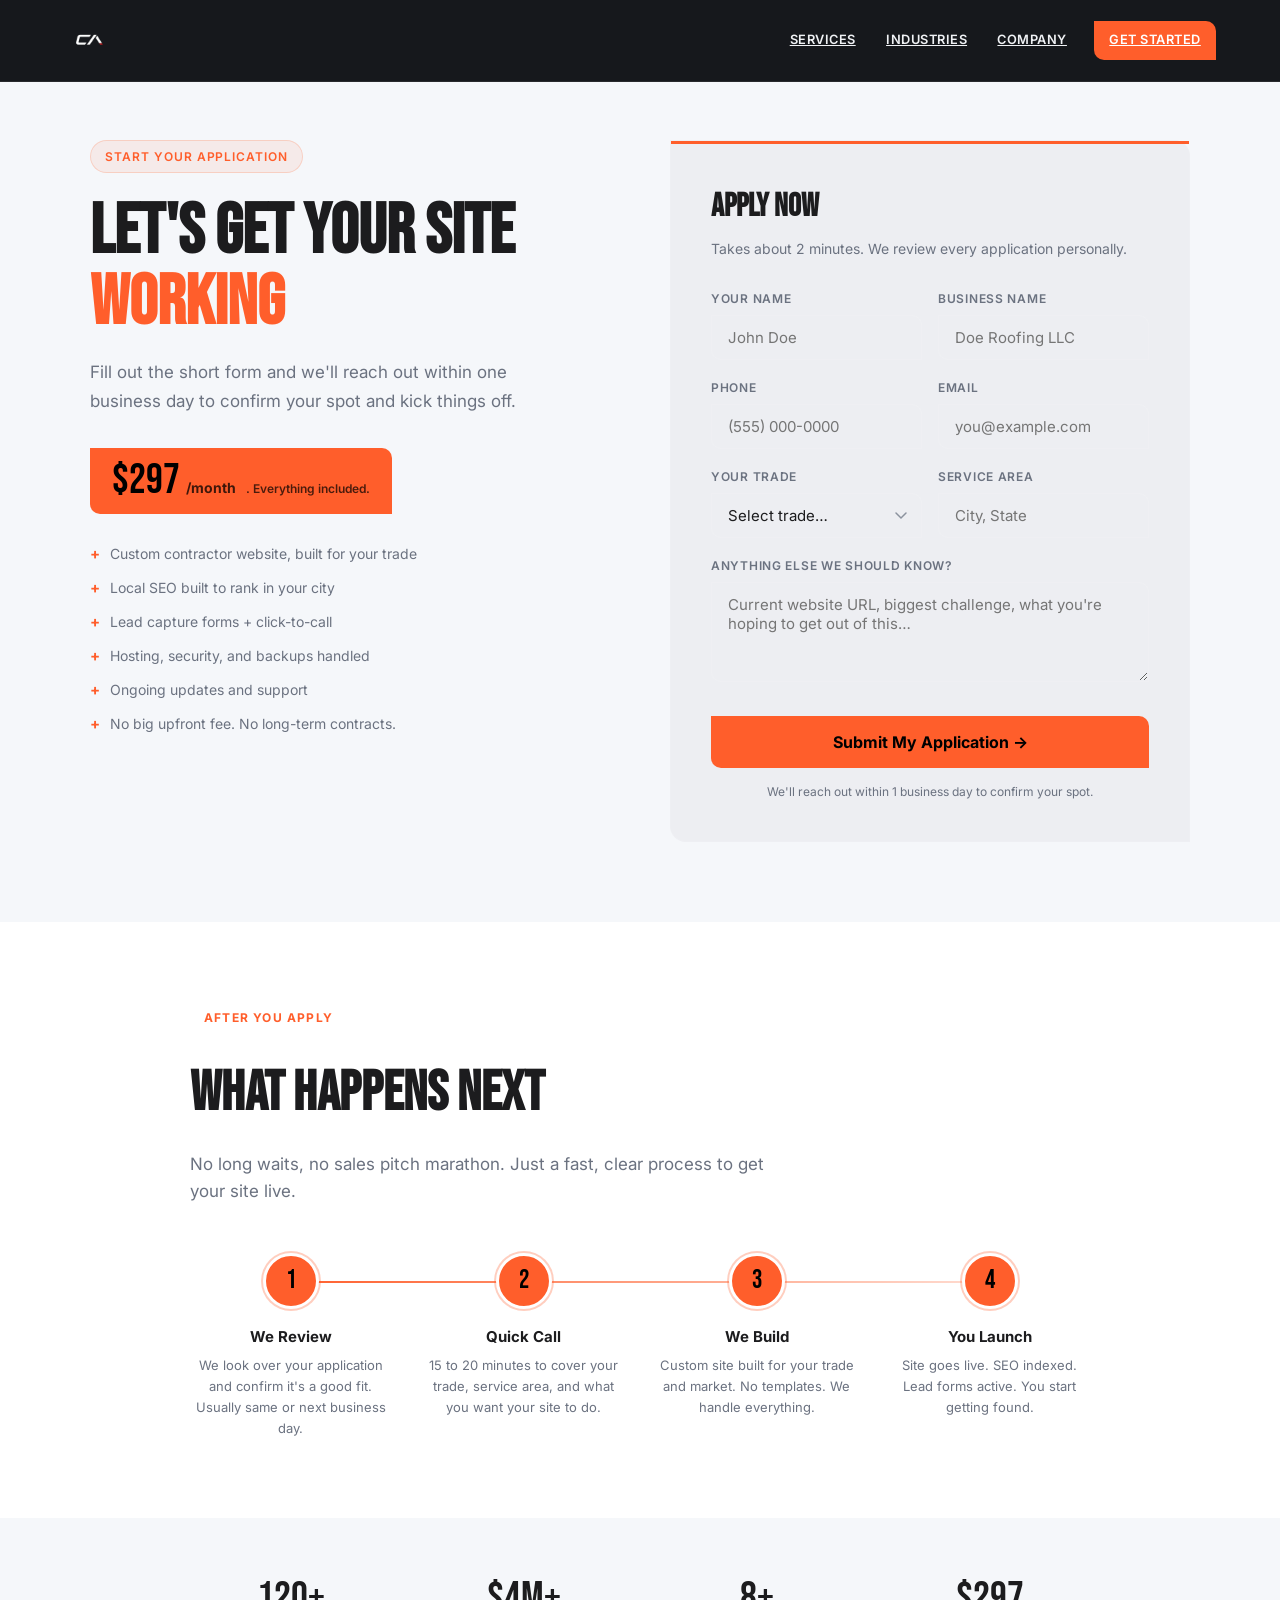
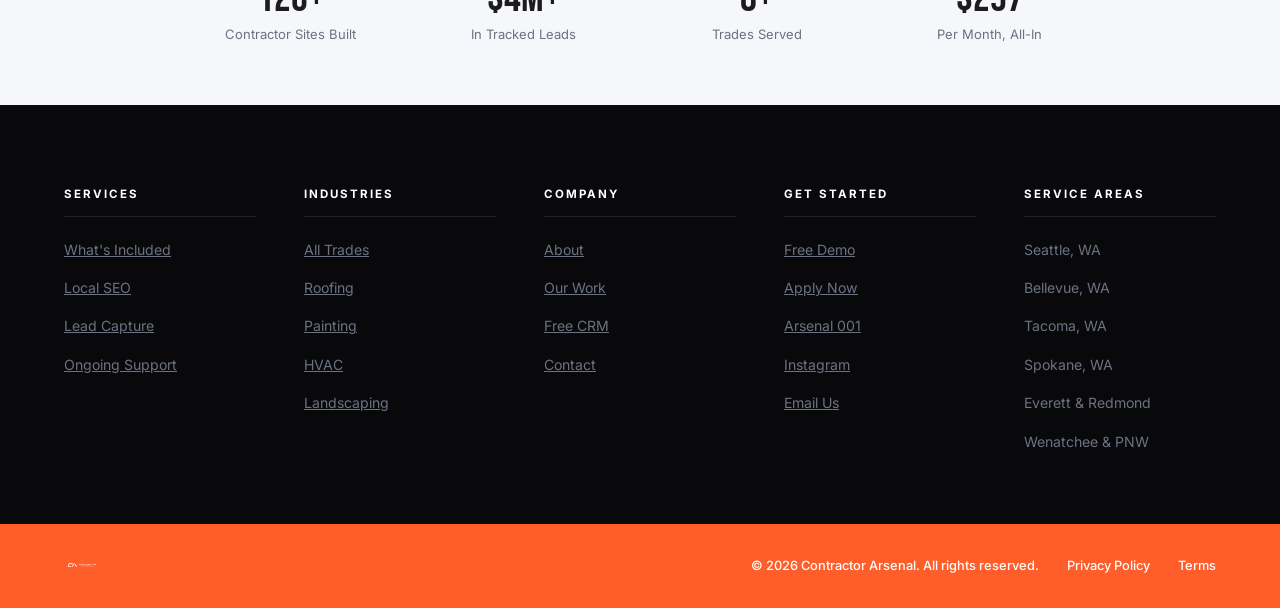
<file: apply.html>
<!DOCTYPE html>
<html lang="en">
<head>
<!-- Google Tag Manager -->
<script>(function(w,d,s,l,i){w[l]=w[l]||[];w[l].push({'gtm.start':
new Date().getTime(),event:'gtm.js'});var f=d.getElementsByTagName(s)[0],
j=d.createElement(s),dl=l!='dataLayer'?'&l='+l:'';j.async=true;j.src=
'https://www.googletagmanager.com/gtm.js?id='+i+dl;f.parentNode.insertBefore(j,f);
})(window,document,'script','dataLayer','GTM-5PKHXQ2R');</script>
<!-- End Google Tag Manager -->
<meta charset="UTF-8">
<meta name="viewport" content="width=device-width, initial-scale=1.0">
<title>Apply | Contractor Arsenal</title>
<meta name="description" content="Apply for your contractor website. $297/month. Everything included. No big upfront fee.">
<link rel="canonical" href="https://contractorarsenal.com/apply.html">
<meta name="robots" content="index, follow">
<meta property="og:type" content="website">
<meta property="og:title" content="Apply | Contractor Arsenal">
<meta property="og:description" content="Apply for your contractor website. $297/month. Everything included. No big upfront fee.">
<meta property="og:url" content="https://contractorarsenal.com/apply.html">
<meta property="og:image" content="https://storage.googleapis.com/msgsndr/kfZT6c91jZcZU6PUztl8/media/69387c0a578cc7a588bf9199.png">
<meta property="og:site_name" content="Contractor Arsenal">
<meta name="twitter:card" content="summary_large_image">
<meta name="twitter:title" content="Apply | Contractor Arsenal">
<meta name="twitter:description" content="Apply for your contractor website. $297/month. Everything included. No big upfront fee.">
<meta name="twitter:image" content="https://storage.googleapis.com/msgsndr/kfZT6c91jZcZU6PUztl8/media/69387c0a578cc7a588bf9199.png">
<link rel="icon" href="favicon.png">
<link rel="preconnect" href="https://fonts.googleapis.com">
<link rel="preconnect" href="https://fonts.gstatic.com" crossorigin>
<link href="https://fonts.googleapis.com/css2?family=Bebas+Neue&family=Inter:wght@400;500;600;700&display=swap" rel="stylesheet">
<style>
:root{
  --bg:#FFFFFF;--bg2:#F5F7FA;--bg3:#EDEEF2;
  --dark:#0F1115;--dark2:#151922;--dark3:#1B2130;
  --accent:#FF5E2B;--accent-dim:rgba(255,94,43,0.08);
  --text:#1C1C1E;--muted:#6B7280;
  --text-inv:#F0F2F5;--muted-inv:#A8AFBC;
  --border:rgba(0,0,0,0.08);--border-inv:rgba(255,255,255,0.07);
  --rad:0 16px 0 16px;
  --rad-sm:0 10px 0 10px;
}
*{margin:0;padding:0;box-sizing:border-box}
html{scroll-behavior:smooth}
body{font-family:'Inter',sans-serif;background:var(--bg);color:var(--text);line-height:1.6}

/* NAV */
nav{position:fixed;top:0;left:0;right:0;z-index:1000;height:82px;padding:0 5%;display:flex;align-items:center;justify-content:space-between;background:rgba(15,17,21,0.97);backdrop-filter:blur(18px);-webkit-backdrop-filter:blur(18px);border-bottom:1px solid rgba(255,255,255,0.08);}
.nav-logo{display:flex;align-items:center;}
.nav-logo img{height:48px;width:auto;object-fit:contain;}
.nav-links{display:flex;gap:0;align-items:center;position:relative;}
.nav-slider{position:absolute;height:calc(100% - 8px);top:4px;left:0;background:rgba(255,94,43,0.08);border-radius:0 10px 0 10px;transition:left .2s ease,width .2s ease,opacity .15s;opacity:0;pointer-events:none;}
.nav-links a{position:relative;z-index:1;font-weight:600;font-size:.8rem;letter-spacing:.5px;text-transform:uppercase;color:#F0F2F5;padding:.55rem .95rem;transition:color .2s;}
.nav-links a:hover{color:#FF5E2B;}
.nav-links a.active{color:#FF5E2B;}
.nav-cta{background:#FF5E2B;color:#fff !important;padding:.46rem 1.25rem;border-radius:0 10px 0 10px;font-weight:700;font-size:.78rem;letter-spacing:.5px;text-transform:uppercase;transition:all .2s;margin-left:.75rem;}
.nav-cta:hover{background:#e85520;transform:translateY(-1px);}
.nav-hamburger{display:none;cursor:pointer;background:none;border:none;padding:6px;color:#F0F2F5;}
.nav-hamburger svg{width:28px;height:28px;transition:transform 500ms ease;}
.nav-hamburger.open svg{transform:rotate(-45deg);}
.nav-hamburger svg path:first-child{transition:stroke-dasharray 500ms ease,stroke-dashoffset 500ms ease;stroke-dasharray:12 63;}
.nav-hamburger.open svg path:first-child{stroke-dasharray:20 300;stroke-dashoffset:-32.42px;}
.nav-mobile{display:none;position:fixed;top:82px;left:0;right:0;background:rgba(15,17,21,0.98);padding:1.25rem 5%;flex-direction:column;gap:0;z-index:999;border-bottom:1px solid rgba(255,255,255,0.08);}
.nav-mobile.open{display:flex;}
.nav-mobile a{font-weight:600;font-size:1rem;text-transform:uppercase;letter-spacing:.5px;padding:.85rem 0;border-bottom:1px solid rgba(255,255,255,0.1);color:#F0F2F5;}
.nav-mobile a:hover{color:#FF5E2B;}
.nav-mobile .mob-cta{margin-top:1rem;text-align:center;background:#FF5E2B;color:#fff;padding:.85rem;border-radius:0 10px 0 10px;font-weight:700;border:none;}

/* WHOP BADGE */
.whop-badge{display:inline-flex;align-items:center;gap:10px;}
.whop-logo{height:24px;width:auto;display:block;object-fit:contain;}
.whop-logo-wrap{background:#fff;border-radius:8px;padding:6px 10px;display:inline-flex;align-items:center;}

/* HERO */
.hero{padding:140px 40px 80px;background:var(--bg2)}
.hero-inner{max-width:1100px;margin:0 auto;display:grid;grid-template-columns:1fr 1fr;gap:60px;align-items:start}
.hero-eyebrow{display:inline-flex;align-items:center;gap:8px;background:var(--accent-dim);border:1px solid rgba(255,94,43,0.2);padding:6px 14px;border-radius:40px;font-size:12px;font-weight:600;color:var(--accent);letter-spacing:.08em;text-transform:uppercase;margin-bottom:24px}
.hero h1{font-family:'Bebas Neue',sans-serif;font-size:clamp(52px,5.5vw,76px);line-height:1;color:var(--text);margin-bottom:20px}
.hero h1 span{color:var(--accent)}
.hero-sub{font-size:17px;color:var(--muted);line-height:1.7;margin-bottom:32px;max-width:480px}
.price-tag{display:inline-flex;align-items:baseline;gap:6px;background:var(--accent);color:#000;padding:12px 22px;border-radius:var(--rad-sm);margin-bottom:28px}
.price-tag .amount{font-family:'Bebas Neue',sans-serif;font-size:42px;line-height:1}
.price-tag .period{font-size:14px;font-weight:700;opacity:.75}
.price-tag .note{font-size:12px;font-weight:600;opacity:.7;margin-left:4px}
.hero-includes{list-style:none;display:flex;flex-direction:column;gap:10px;margin-bottom:28px}
.hero-includes li{display:flex;align-items:center;gap:10px;font-size:14px;color:var(--muted)}
.hero-includes li::before{content:'+';color:var(--accent);font-weight:700;font-size:15px;flex-shrink:0}

/* FORM CARD */
.form-card{background:var(--bg3);border:1px solid var(--border-inv);border-radius:var(--rad);padding:40px;position:relative}
.form-card::before{content:'';position:absolute;top:0;left:0;right:0;height:3px;background:var(--accent);border-radius:var(--rad) var(--rad) 0 0}
.form-card h2{font-family:'Bebas Neue',sans-serif;font-size:32px;color:var(--text);margin-bottom:6px}
.form-card p.form-intro{font-size:14px;color:var(--muted);margin-bottom:28px}
.form-group{margin-bottom:18px}
.form-group label{display:block;font-size:12px;font-weight:600;color:var(--muted);margin-bottom:7px;text-transform:uppercase;letter-spacing:.06em}
.form-group input,.form-group select,.form-group textarea{width:100%;background:rgba(255,255,255,0.04);border:1px solid var(--border-inv);border-radius:var(--rad-sm);padding:12px 16px;font-size:15px;color:var(--text);font-family:'Inter',sans-serif;transition:border-color .2s}
.form-group input:focus,.form-group select:focus,.form-group textarea:focus{outline:none;border-color:rgba(255,94,43,0.5);background:rgba(255,94,43,0.03)}
.form-group select{appearance:none;background-image:url("data:image/svg+xml,%3Csvg xmlns='http://www.w3.org/2000/svg' width='12' height='8' viewBox='0 0 12 8'%3E%3Cpath d='M1 1l5 5 5-5' stroke='%238B929E' stroke-width='1.5' fill='none' stroke-linecap='round'/%3E%3C/svg%3E");background-repeat:no-repeat;background-position:right 14px center;padding-right:36px}
.form-group select option{background:#1B2130;color:var(--text)}
.form-group textarea{resize:vertical;min-height:100px}
.form-row{display:grid;grid-template-columns:1fr 1fr;gap:16px}
.submit-btn{width:100%;background:var(--accent);color:#000;border:none;padding:16px;border-radius:var(--rad-sm);font-size:16px;font-weight:700;font-family:'Inter',sans-serif;cursor:pointer;transition:opacity .2s;margin-top:8px}
.submit-btn:hover{opacity:.88}
.submit-btn:disabled{opacity:.5;cursor:not-allowed}
.form-note{font-size:12px;color:var(--muted);text-align:center;margin-top:14px}

/* SUCCESS STATE */
#successMsg{display:none;text-align:center;padding:40px 20px}
#successMsg .success-icon{font-size:48px;margin-bottom:16px}
#successMsg h3{font-family:'Bebas Neue',sans-serif;font-size:40px;color:var(--accent);margin-bottom:12px}
#successMsg p{color:var(--muted);font-size:16px;max-width:380px;margin:0 auto 24px}
#successMsg a{display:inline-block;background:var(--accent);color:#000;padding:12px 28px;border-radius:var(--rad-sm);font-weight:700;text-decoration:none}

/* WHAT HAPPENS NEXT */
.next-section{padding:80px 40px;background:#fff}
.next-inner{max-width:900px;margin:0 auto}
.next-section h2{font-family:'Bebas Neue',sans-serif;font-size:clamp(36px,5vw,56px);color:var(--text);margin-bottom:12px}
.next-section .lead{font-size:17px;color:var(--muted);max-width:600px;margin-bottom:48px}
.section-eyebrow{display:inline-block;font-size:12px;font-weight:700;letter-spacing:.1em;text-transform:uppercase;color:var(--accent);background:var(--bg);padding:6px 14px;border-radius:40px;margin-bottom:16px}
.timeline{display:grid;grid-template-columns:repeat(4,1fr);gap:32px;position:relative}
.timeline::before{content:'';position:absolute;top:28px;left:10%;right:10%;height:2px;background:linear-gradient(90deg,var(--accent),rgba(255,94,43,0.2));z-index:0}
.timeline-step{position:relative;z-index:1;text-align:center}
.step-num{width:56px;height:56px;border-radius:50%;background:var(--accent);color:#000;font-family:'Bebas Neue',sans-serif;font-size:26px;display:flex;align-items:center;justify-content:center;margin:0 auto 16px;border:3px solid #fff;box-shadow:0 0 0 2px rgba(255,94,43,0.3)}
.step-title{font-weight:700;font-size:15px;color:var(--text);margin-bottom:6px}
.step-desc{font-size:13px;color:var(--muted);line-height:1.6}

/* TRUST STATS */
.trust-section{padding:60px 40px;background:var(--bg2)}
.trust-inner{max-width:900px;margin:0 auto;display:grid;grid-template-columns:repeat(4,1fr);gap:32px;text-align:center}
.trust-item .trust-num{font-family:'Bebas Neue',sans-serif;font-size:42px;color:var(--text);line-height:1}
.trust-item .trust-label{font-size:13px;color:var(--muted);margin-top:4px}

/* ── FOOTER ── */
footer{background:#09090C;}
.footer-main{padding:80px 5% 70px;max-width:1280px;margin:0 auto;}
.footer-grid{display:grid;grid-template-columns:repeat(5,1fr);gap:3rem;}
.footer-col h4{font-size:.72rem;font-weight:700;letter-spacing:2px;text-transform:uppercase;color:#fff;margin-bottom:1.25rem;padding-bottom:.75rem;border-bottom:1px solid rgba(255,255,255,.1);}
.footer-col ul{list-style:none;display:flex;flex-direction:column;gap:.8rem;}
.footer-col a{font-size:.88rem;color:var(--muted);transition:color .2s;}
.footer-col a:hover{color:#fff;}
.footer-col li span{font-size:.88rem;color:var(--muted);}
.footer-bar{background:#FF5E2B;padding:1.5rem 5%;display:flex;align-items:center;justify-content:space-between;flex-wrap:wrap;gap:1rem;}
.footer-bar-logo{display:flex;flex-direction:column;gap:.4rem;}.footer-bar-logo img{height:36px;width:auto;display:block;filter:brightness(0) invert(1);}.footer-bar-tagline{font-size:.75rem;font-weight:700;color:#0F1115;letter-spacing:.5px;opacity:.6;}
.footer-bar-right{display:flex;align-items:center;gap:1.75rem;flex-wrap:wrap;}
.footer-bar-right p,.footer-bar-right a{font-size:.8rem;color:#fff;font-weight:500;text-decoration:none;}
.footer-bar-right a:hover{text-decoration:underline;}

@media(max-width:860px){
  nav{padding:0 20px}
  .nav-links{display:none}
  .nav-hamburger{display:flex}
  .hero{padding:120px 20px 60px}
  .hero-inner{grid-template-columns:1fr;gap:40px}
  .form-row{grid-template-columns:1fr}
  .timeline{grid-template-columns:1fr 1fr;gap:24px}
  .timeline::before{display:none}
  .trust-inner{grid-template-columns:1fr 1fr}
  .footer-grid{grid-template-columns:1fr 1fr;gap:2rem;}
  .footer-bar{flex-direction:column;align-items:flex-start;gap:.75rem;}
  .next-section,.trust-section{padding:60px 20px}
  footer{padding:48px 20px 24px}
}
@media(max-width:480px){
  .timeline{grid-template-columns:1fr}
  .trust-inner{grid-template-columns:1fr 1fr}
  .footer-grid{grid-template-columns:1fr;}
  .form-card{padding:24px}
}

.btn-outline-white{border:2px solid rgba(255,255,255,0.4);color:#fff;padding:.9rem 2.2rem;border-radius:var(--rad);font-weight:700;font-size:.95rem;letter-spacing:.4px;display:inline-block;transition:all .2s;}
.btn-outline-white:hover{border-color:#fff;background:rgba(255,255,255,0.1);transform:translateY(-2px);}
.btn-dark-outline{border:2px solid rgba(255,255,255,.35);color:#F5F7FA;background:transparent;padding:.9rem 2.2rem;border-radius:0 16px 0 16px;font-weight:700;font-size:.95rem;letter-spacing:.4px;display:inline-block;transition:all .2s;}
.btn-dark-outline:hover{background:#F5F7FA;color:#0F1115;transform:translateY(-2px);}
</style>
</head>
<body>
<!-- Google Tag Manager (noscript) -->
<noscript><iframe src="https://www.googletagmanager.com/ns.html?id=GTM-5PKHXQ2R"
height="0" width="0" style="display:none;visibility:hidden"></iframe></noscript>
<!-- End Google Tag Manager (noscript) -->

<nav>
  <a href="index.html" class="nav-logo">
    <img src="favicon.png" alt="Contractor Arsenal">
  </a>
  <div class="nav-links" id="navLinks">
    <span class="nav-slider" id="navSlider"></span>
    <a href="services.html">Services</a>
    <a href="industries.html">Industries</a>
    <a href="about.html">Company</a>
    <a href="demo.html" class="nav-cta">Get Started</a>
  </div>
  <button class="nav-hamburger" id="navBtn" onclick="toggleMenu()" aria-label="Menu">
    <svg viewBox="0 0 32 32" fill="none" stroke="currentColor" stroke-width="2.5" stroke-linecap="round" stroke-linejoin="round">
      <path d="M27 10 13 10C10.8 10 9 8.2 9 6 9 3.5 10.8 2 13 2 15.2 2 17 3.8 17 6L17 26C17 28.2 18.8 30 21 30 23.2 30 25 28.2 25 26 25 23.8 23.2 22 21 22L7 22"/>
      <path d="M7 16 27 16"/>
    </svg>
  </button>
</nav>
<div class="nav-mobile" id="navMobile">
  <a href="services.html" onclick="closeMenu()">Services</a>
  <a href="industries.html" onclick="closeMenu()">Industries</a>
  <a href="about.html" onclick="closeMenu()">Company</a>
  <a href="demo.html" class="mob-cta" onclick="closeMenu()">Get Started</a>
</div>

<!-- HERO + FORM -->
<section class="hero">
  <div class="hero-inner">
    <div>
      <div class="hero-eyebrow">Start Your Application</div>
      <h1>Let's Get Your Site <span>Working</span></h1>
      <p class="hero-sub">Fill out the short form and we'll reach out within one business day to confirm your spot and kick things off.</p>

      <div class="price-tag">
        <span class="amount">$297</span>
        <span class="period">/month</span>
        <span class="note">. Everything included.</span>
      </div>

      <ul class="hero-includes">
        <li>Custom contractor website, built for your trade</li>
        <li>Local SEO built to rank in your city</li>
        <li>Lead capture forms + click-to-call</li>
        <li>Hosting, security, and backups handled</li>
        <li>Ongoing updates and support</li>
        <li>No big upfront fee. No long-term contracts.</li>
      </ul>

      
    </div>

    <div>
      <div class="form-card">
        <div id="formBody">
          <h2>Apply Now</h2>
          <p class="form-intro">Takes about 2 minutes. We review every application personally.</p>

          <form id="applyForm">
            <input type="hidden" name="access_key" value="5a7b823c-06ee-4ce2-bd19-da9f4ec8ee7c">
            <input type="hidden" name="subject" value="New Contractor Arsenal Application">
            <input type="checkbox" name="botcheck" style="display:none">

            <div class="form-row">
              <div class="form-group">
                <label for="name">Your Name</label>
                <input type="text" id="name" name="name" placeholder="John Doe" required>
              </div>
              <div class="form-group">
                <label for="business">Business Name</label>
                <input type="text" id="business" name="business" placeholder="Doe Roofing LLC" required>
              </div>
            </div>

            <div class="form-row">
              <div class="form-group">
                <label for="phone">Phone</label>
                <input type="tel" id="phone" name="phone" placeholder="(555) 000-0000" required>
              </div>
              <div class="form-group">
                <label for="email">Email</label>
                <input type="email" id="email" name="email" placeholder="you@example.com" required>
              </div>
            </div>

            <div class="form-row">
              <div class="form-group">
                <label for="trade">Your Trade</label>
                <select id="trade" name="trade" required>
                  <option value="" disabled selected>Select trade…</option>
                  <option value="roofing">Roofing</option>
                  <option value="painting">Painting</option>
                  <option value="hvac">HVAC</option>
                  <option value="remodeling">Remodeling / GC</option>
                  <option value="plumbing">Plumbing</option>
                  <option value="electrical">Electrical</option>
                  <option value="landscaping">Landscaping</option>
                  <option value="concrete">Concrete / Flatwork</option>
                  <option value="flooring">Flooring</option>
                  <option value="other">Other</option>
                </select>
              </div>
              <div class="form-group">
                <label for="location">Service Area</label>
                <input type="text" id="location" name="location" placeholder="City, State" required>
              </div>
            </div>

            <div class="form-group">
              <label for="message">Anything else we should know?</label>
              <textarea id="message" name="message" placeholder="Current website URL, biggest challenge, what you're hoping to get out of this…"></textarea>
            </div>

            <button type="submit" class="submit-btn" id="submitBtn">Submit My Application →</button>
            <p class="form-note">We'll reach out within 1 business day to confirm your spot.</p>
          </form>
        </div>

        <div id="successMsg">
          <div class="success-icon" style="width:56px;height:56px;border-radius:50%;background:var(--accent);color:#000;font-size:18px;font-weight:900;display:flex;align-items:center;justify-content:center;margin:0 auto 16px;">OK</div>
          <h3>Application Received</h3>
          <p>We'll be in touch within one business day. Check your inbox including spam, just in case.</p>
          <a href="index.html">Back to Home</a>
        </div>
      </div>
    </div>
  </div>
</section>

<!-- WHAT HAPPENS NEXT -->
<section class="next-section">
  <div class="next-inner">
    <span class="section-eyebrow">After You Apply</span>
    <h2>What Happens Next</h2>
    <p class="lead">No long waits, no sales pitch marathon. Just a fast, clear process to get your site live.</p>

    <div class="timeline">
      <div class="timeline-step">
        <div class="step-num">1</div>
        <div class="step-title">We Review</div>
        <div class="step-desc">We look over your application and confirm it's a good fit. Usually same or next business day.</div>
      </div>
      <div class="timeline-step">
        <div class="step-num">2</div>
        <div class="step-title">Quick Call</div>
        <div class="step-desc">15 to 20 minutes to cover your trade, service area, and what you want your site to do.</div>
      </div>
      <div class="timeline-step">
        <div class="step-num">3</div>
        <div class="step-title">We Build</div>
        <div class="step-desc">Custom site built for your trade and market. No templates. We handle everything.</div>
      </div>
      <div class="timeline-step">
        <div class="step-num">4</div>
        <div class="step-title">You Launch</div>
        <div class="step-desc">Site goes live. SEO indexed. Lead forms active. You start getting found.</div>
      </div>
    </div>
  </div>
</section>

<!-- TRUST STATS -->
<section class="trust-section">
  <div class="trust-inner">
    <div class="trust-item">
      <div class="trust-num">120+</div>
      <div class="trust-label">Contractor Sites Built</div>
    </div>
    <div class="trust-item">
      <div class="trust-num">$4M+</div>
      <div class="trust-label">In Tracked Leads</div>
    </div>
    <div class="trust-item">
      <div class="trust-num">8+</div>
      <div class="trust-label">Trades Served</div>
    </div>
    <div class="trust-item">
      <div class="trust-num">$297</div>
      <div class="trust-label">Per Month, All-In</div>
    </div>
  </div>
</section>

<!-- FOOTER -->
<footer>
  <div class="footer-main">
    <div class="footer-grid">
      <div class="footer-col">
        <h4>Services</h4>
        <ul>
          <li><a href="services.html">What's Included</a></li>
          <li><a href="services.html#seo">Local SEO</a></li>
          <li><a href="services.html#leads">Lead Capture</a></li>
          <li><a href="services.html#support">Ongoing Support</a></li>
        </ul>
      </div>
      <div class="footer-col">
        <h4>Industries</h4>
        <ul>
          <li><a href="industries.html">All Trades</a></li>
          <li><a href="industries.html#roofing">Roofing</a></li>
          <li><a href="industries.html#painting">Painting</a></li>
          <li><a href="industries.html">HVAC</a></li>
          <li><a href="industries.html#landscaping">Landscaping</a></li>
        </ul>
      </div>
      <div class="footer-col">
        <h4>Company</h4>
        <ul>
          <li><a href="about.html">About</a></li>
          <li><a href="work.html">Our Work</a></li>
          <li><a href="partner.html">Free CRM</a></li>
          <li><a href="mailto:contractorarsenal@gmail.com">Contact</a></li>
        </ul>
      </div>
      <div class="footer-col">
        <h4>Get Started</h4>
        <ul>
          <li><a href="demo.html">Free Demo</a></li>
          <li><a href="apply.html">Apply Now</a></li>
          <li><a href="arsenal.html">Arsenal 001</a></li>
          <li><a href="https://www.instagram.com/contractorarsenal/" target="_blank" rel="noopener noreferrer">Instagram</a></li>
          <li><a href="mailto:contractorarsenal@gmail.com">Email Us</a></li>
        </ul>
      </div>
      <div class="footer-col">
        <h4>Service Areas</h4>
        <ul>
          <li><span>Seattle, WA</span></li>
          <li><span>Bellevue, WA</span></li>
          <li><span>Tacoma, WA</span></li>
          <li><span>Spokane, WA</span></li>
          <li><span>Everett &amp; Redmond</span></li>
          <li><span>Wenatchee &amp; PNW</span></li>
        </ul>
      </div>
    </div>
  </div>
  <div class="footer-bar">
    <a href="index.html" class="footer-bar-logo">
      <img src="assets/ca-logo.png" alt="Contractor Arsenal">
    </a>
    <div class="footer-bar-right">
      <p>&copy; 2026 Contractor Arsenal. All rights reserved.</p>
      <a href="privacy.html">Privacy Policy</a>
      <a href="terms.html">Terms</a>
    </div>
  </div>
</footer>

<script>
function toggleMenu(){
  document.getElementById('navMobile').classList.toggle('open');
  document.getElementById('navBtn').classList.toggle('open');
}
function closeMenu(){
  document.getElementById('navMobile').classList.remove('open');
  document.getElementById('navBtn').classList.remove('open');
}

document.getElementById('applyForm').addEventListener('submit', async function(e){
  e.preventDefault();
  const btn = document.getElementById('submitBtn');
  btn.disabled = true;
  btn.textContent = 'Sending…';

  const formData = new FormData(this);
  const object = {};
  formData.forEach((v,k) => { object[k] = v; });
  const json = JSON.stringify(object);

  try {
    const res = await fetch('https://api.web3forms.com/submit', {
      method: 'POST',
      headers: {'Content-Type':'application/json','Accept':'application/json'},
      body: json
    });
    const data = await res.json();
    if(data.success){
      document.getElementById('formBody').style.display = 'none';
      document.getElementById('successMsg').style.display = 'block';
    } else {
      btn.disabled = false;
      btn.textContent = 'Submit My Application →';
      alert('Something went wrong. Please try again or email us directly.');
    }
  } catch(err){
    btn.disabled = false;
    btn.textContent = 'Submit My Application →';
    alert('Network error. Please try again.');
  }
});
</script>
</body>
</html>
</file>
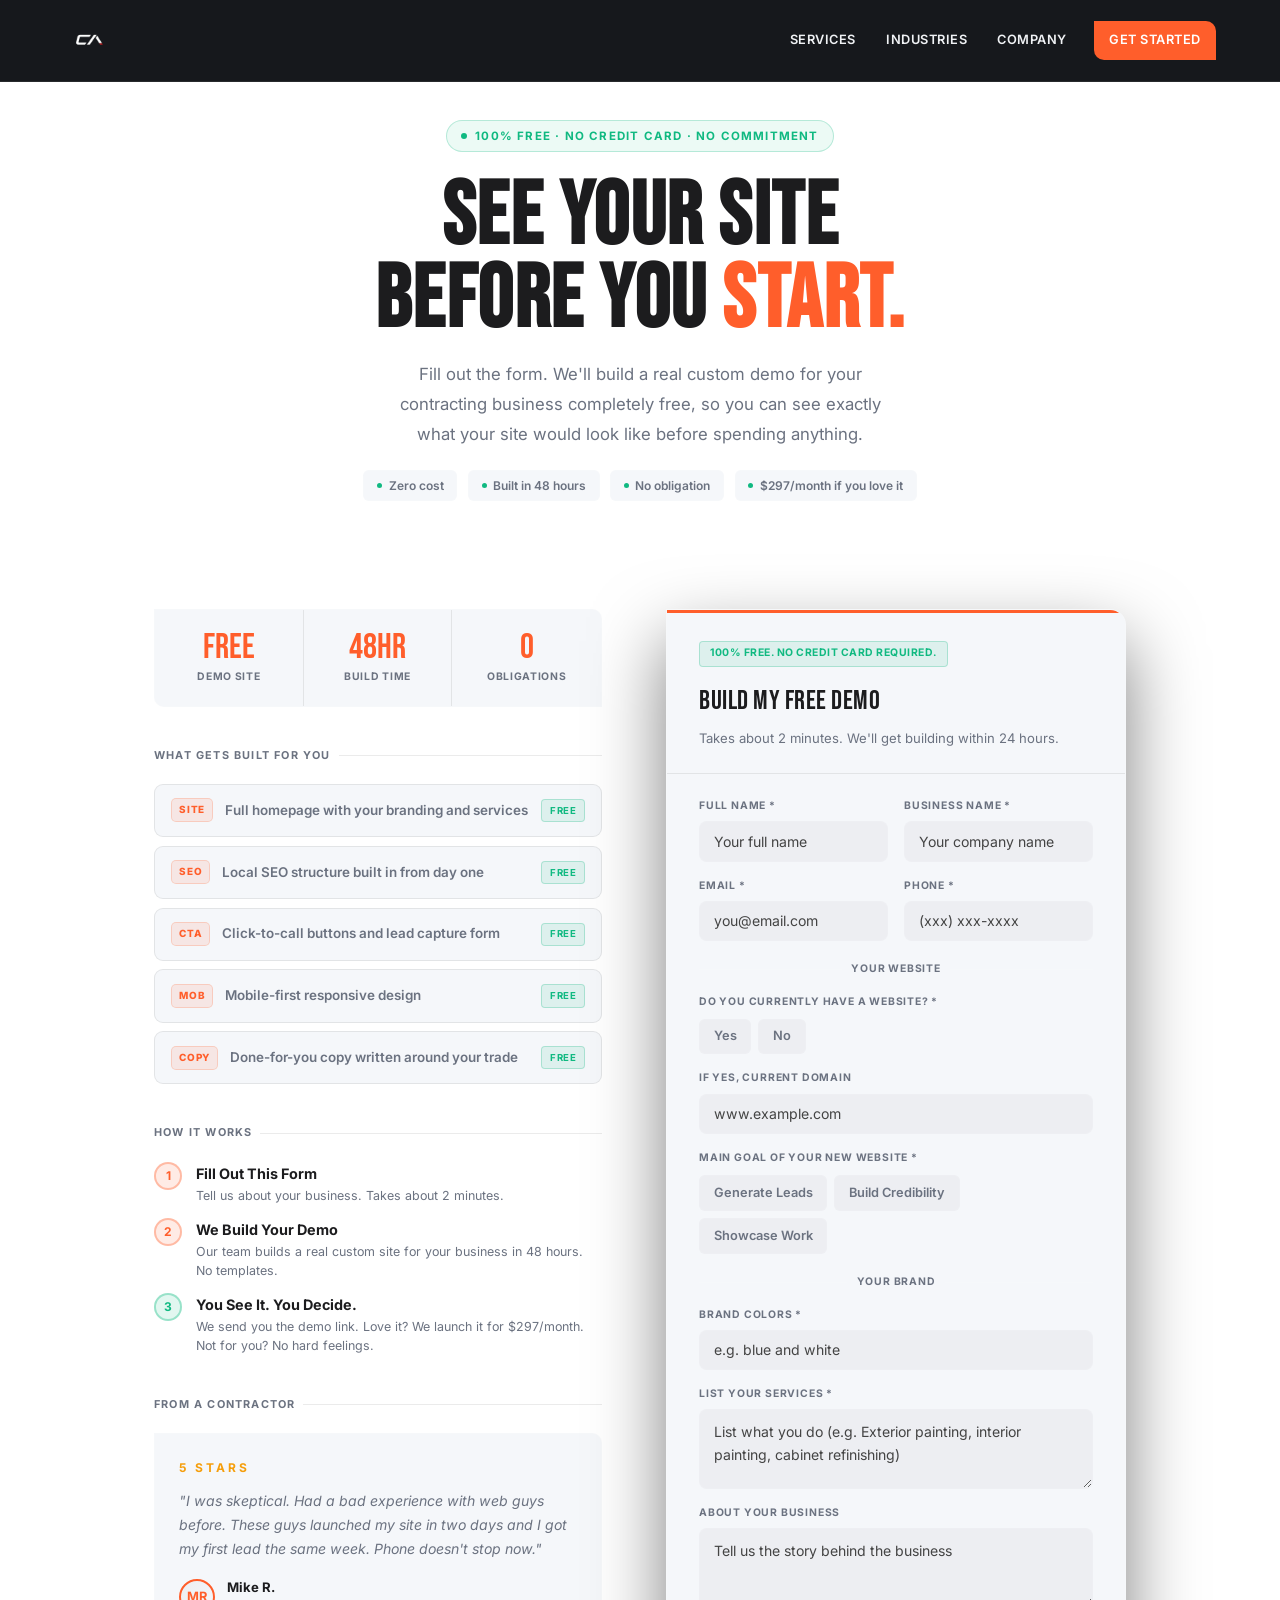
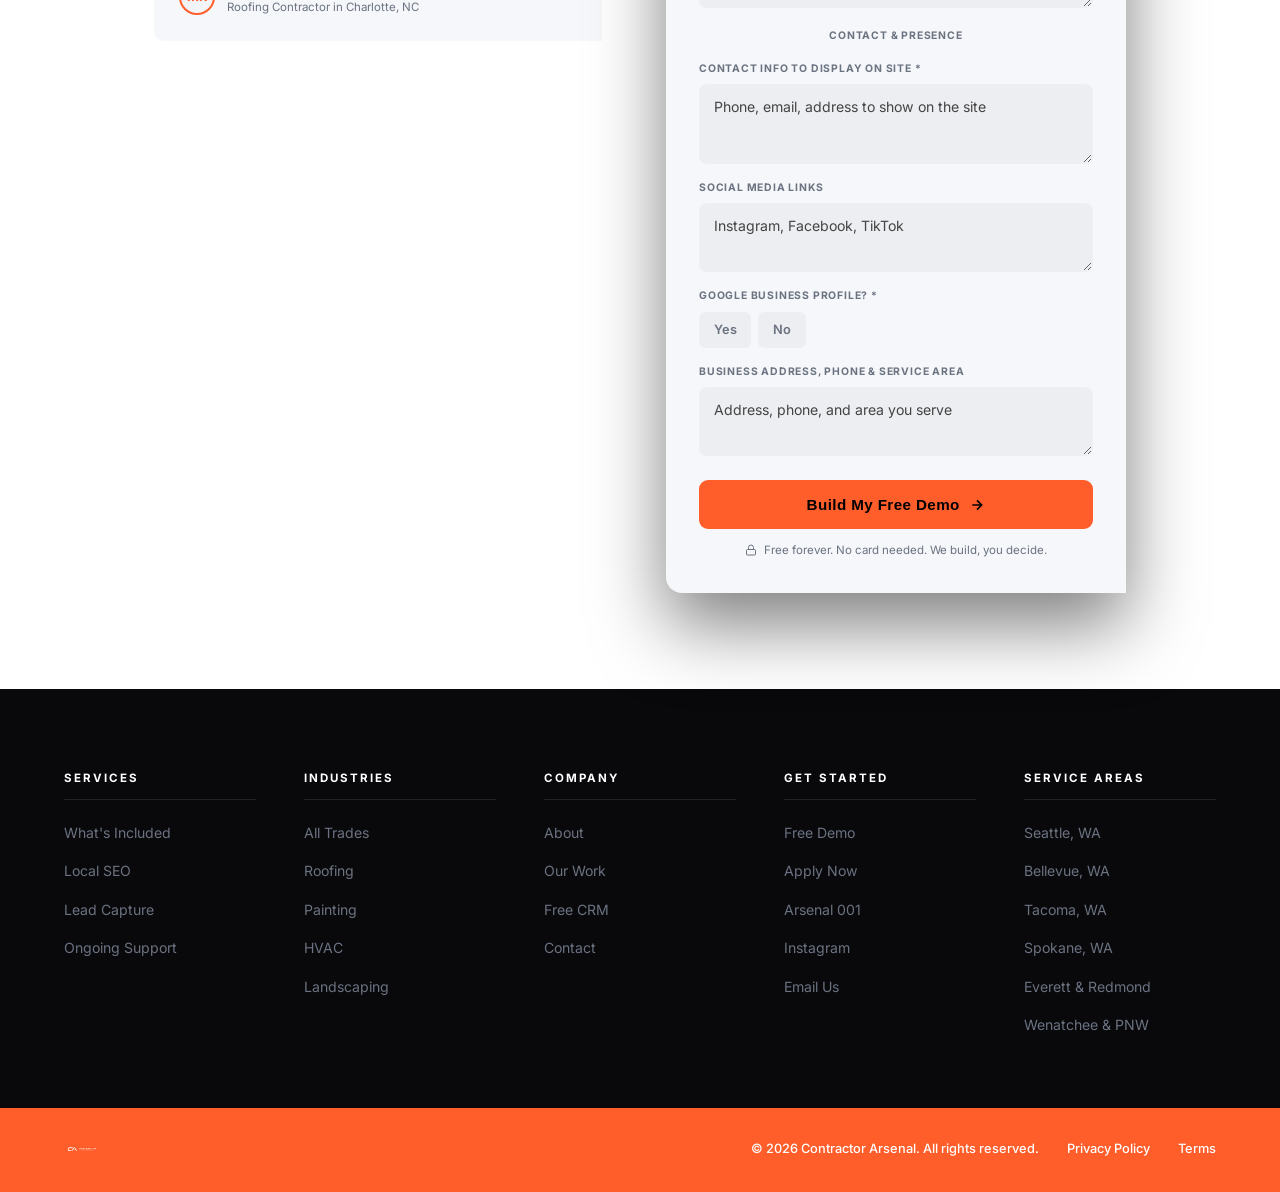
<file: demo.html>
<!DOCTYPE html>
<html lang="en">
<head>
<!-- Google Tag Manager -->
<script>(function(w,d,s,l,i){w[l]=w[l]||[];w[l].push({'gtm.start':
new Date().getTime(),event:'gtm.js'});var f=d.getElementsByTagName(s)[0],
j=d.createElement(s),dl=l!='dataLayer'?'&l='+l:'';j.async=true;j.src=
'https://www.googletagmanager.com/gtm.js?id='+i+dl;f.parentNode.insertBefore(j,f);
})(window,document,'script','dataLayer','GTM-5PKHXQ2R');</script>
<!-- End Google Tag Manager -->
<meta charset="UTF-8">
<link rel="icon" type="image/x-icon" href="favicon.ico">
<link rel="icon" type="image/png" sizes="32x32" href="favicon-32.png">
<link rel="icon" type="image/png" sizes="16x16" href="favicon-16.png">
<link rel="apple-touch-icon" sizes="180x180" href="favicon-180.png">
<meta name="viewport" content="width=device-width, initial-scale=1.0">
<title>Get a Free Contractor Website Demo | Contractor Arsenal</title>
<meta name="description" content="Fill out the form. We'll build a real custom demo of your future site. Free, no commitment, no credit card.">
<link rel="canonical" href="https://contractorarsenal.com/demo.html">
<meta name="robots" content="index, follow">
<meta property="og:title" content="Get Your Free Demo | Contractor Arsenal">
<meta property="og:description" content="We build a real custom demo of your future site. Free, no credit card, no commitment.">
<meta property="og:url" content="https://contractorarsenal.com/demo.html">
<meta property="og:image" content="https://storage.googleapis.com/msgsndr/kfZT6c91jZcZU6PUztl8/media/69387c0a578cc7a588bf9199.png">
<link rel="preconnect" href="https://fonts.googleapis.com">
<link href="https://fonts.googleapis.com/css2?family=Bebas+Neue&family=Inter:wght@400;500;600;700;800&display=swap" rel="stylesheet">
<style>
:root{
  --bg:#FFFFFF;--bg2:#F5F7FA;--bg3:#EDEEF2;
  --dark:#0F1115;--dark2:#151922;--dark3:#1B2130;
  --accent:#FF5E2B;--accent-dim:rgba(255,94,43,0.08);
  --text:#1C1C1E;--muted:#6B7280;
  --text-inv:#F0F2F5;--muted-inv:#A8AFBC;
  --border:rgba(0,0,0,0.08);--border-inv:rgba(255,255,255,0.07);
  --rad:0 16px 0 16px;
  --rad-sm:0 10px 0 10px;
  --green:#10B981;
}
*,*::before,*::after{box-sizing:border-box;margin:0;padding:0;}
html{scroll-behavior:smooth;}
body{background:#fff;color:var(--text);font-family:'Inter',sans-serif;overflow-x:hidden;line-height:1.6;}
a{color:inherit;text-decoration:none;}
img{max-width:100%;height:auto;display:block;}
::-webkit-scrollbar{width:4px;}
::-webkit-scrollbar-track{background:var(--bg2);}
::-webkit-scrollbar-thumb{background:var(--accent);border-radius:4px;}

nav{position:fixed;top:0;left:0;right:0;z-index:1000;height:82px;padding:0 5%;display:flex;align-items:center;justify-content:space-between;background:rgba(15,17,21,0.97);backdrop-filter:blur(18px);-webkit-backdrop-filter:blur(18px);border-bottom:1px solid rgba(255,255,255,0.08);}
.nav-logo{display:flex;align-items:center;}
.nav-logo img{height:48px;width:auto;object-fit:contain;}
.nav-links{display:flex;gap:0;align-items:center;position:relative;}
.nav-slider{position:absolute;height:calc(100% - 8px);top:4px;left:0;background:rgba(255,94,43,0.08);border-radius:0 10px 0 10px;transition:left .2s ease,width .2s ease,opacity .15s;opacity:0;pointer-events:none;}
.nav-links a{position:relative;z-index:1;font-weight:600;font-size:.8rem;letter-spacing:.5px;text-transform:uppercase;color:#F0F2F5;padding:.55rem .95rem;transition:color .2s;}
.nav-links a:hover{color:#FF5E2B;}
.nav-links a.active{color:#FF5E2B;}
.nav-cta{background:#FF5E2B;color:#fff !important;padding:.46rem 1.25rem;border-radius:0 10px 0 10px;font-weight:700;font-size:.78rem;letter-spacing:.5px;text-transform:uppercase;transition:all .2s;margin-left:.75rem;}
.nav-cta:hover{background:#e85520;transform:translateY(-1px);}
.nav-hamburger{display:none;cursor:pointer;background:none;border:none;padding:6px;color:#F0F2F5;}
.nav-hamburger svg{width:28px;height:28px;transition:transform 500ms ease;}
.nav-hamburger.open svg{transform:rotate(-45deg);}
.nav-hamburger svg path:first-child{transition:stroke-dasharray 500ms ease,stroke-dashoffset 500ms ease;stroke-dasharray:12 63;}
.nav-hamburger.open svg path:first-child{stroke-dasharray:20 300;stroke-dashoffset:-32.42px;}
.nav-mobile{display:none;position:fixed;top:82px;left:0;right:0;background:rgba(15,17,21,0.98);padding:1.25rem 5%;flex-direction:column;gap:0;z-index:999;border-bottom:1px solid rgba(255,255,255,0.08);}
.nav-mobile.open{display:flex;}
.nav-mobile a{font-weight:600;font-size:1rem;text-transform:uppercase;letter-spacing:.5px;padding:.85rem 0;border-bottom:1px solid rgba(255,255,255,0.1);color:#F0F2F5;}
.nav-mobile a:hover{color:#FF5E2B;}
.nav-mobile .mob-cta{margin-top:1rem;text-align:center;background:#FF5E2B;color:#fff;padding:.85rem;border-radius:0 10px 0 10px;font-weight:700;border:none;}

/* PAGE HERO */
.page-hero{padding:120px 5% 60px;background:var(--bg);text-align:center;}
.hero-eyebrow{display:inline-flex;align-items:center;gap:.5rem;background:rgba(16,185,129,0.08);border:1px solid rgba(16,185,129,0.25);border-radius:100px;padding:.35rem .9rem;font-size:.72rem;font-weight:700;letter-spacing:1.2px;text-transform:uppercase;color:var(--green);margin-bottom:1.5rem;}
.eyebrow-dot{width:6px;height:6px;border-radius:50%;background:var(--green);animation:blink 1.5s infinite;}
@keyframes blink{0%,100%{opacity:1;}50%{opacity:.2;}}
.page-hero h1{font-family:'Bebas Neue',sans-serif;font-size:clamp(3rem,7vw,5.5rem);line-height:.95;letter-spacing:1.5px;color:var(--text);margin-bottom:1.1rem;}
.page-hero h1 .a-lime{color:var(--accent);}
.page-hero p{font-size:1.05rem;color:var(--muted);max-width:520px;margin:0 auto 1rem;line-height:1.78;}
.hero-chips{display:flex;gap:.65rem;justify-content:center;flex-wrap:wrap;margin-top:1.25rem;}
.hero-chip{display:flex;align-items:center;gap:.4rem;padding:.32rem .8rem;border-radius:6px;background:var(--bg2);border:1px solid var(--border-inv);font-size:.75rem;font-weight:600;color:var(--muted);}
.chip-dot{width:5px;height:5px;border-radius:50%;background:var(--green);}

/* MAIN LAYOUT */
.main-wrap{max-width:1100px;margin:0 auto;padding:3rem 5% 6rem;display:grid;grid-template-columns:1fr 460px;gap:4rem;align-items:start;}

/* LEFT PANEL */
.trust-row{display:grid;grid-template-columns:repeat(3,1fr);background:var(--bg2);border:1px solid var(--border-inv);border-radius:var(--rad-sm);overflow:hidden;margin-bottom:2.5rem;}
.tr-item{padding:1.25rem 1rem;text-align:center;border-right:1px solid var(--border);}
.tr-item:last-child{border-right:none;}
.tr-num{font-family:'Bebas Neue',sans-serif;font-size:2.2rem;line-height:1;color:var(--accent);margin-bottom:.2rem;}
.tr-lbl{font-size:.65rem;font-weight:700;text-transform:uppercase;letter-spacing:.7px;color:var(--muted);}

.panel-section{margin-bottom:2.5rem;}
.panel-label{font-size:.68rem;font-weight:700;text-transform:uppercase;letter-spacing:1.2px;color:var(--muted);display:flex;align-items:center;gap:.5rem;margin-bottom:1.25rem;}
.panel-label::after{content:'';flex:1;height:1px;background:var(--border);}

.what-gets-built{display:flex;flex-direction:column;gap:.55rem;}
.wgb-item{display:flex;align-items:center;gap:.75rem;padding:.85rem 1rem;background:var(--bg2);border:1px solid var(--border);border-radius:9px;}
.wgb-icon{font-size:.62rem;font-weight:800;letter-spacing:.08em;color:var(--accent);background:rgba(255,94,43,0.1);border:1px solid rgba(255,94,43,0.2);border-radius:5px;padding:3px 7px;flex-shrink:0;text-transform:uppercase;}
.wgb-text{font-size:.84rem;font-weight:600;color:var(--muted);flex:1;}
.wgb-badge{margin-left:auto;font-size:.6rem;font-weight:700;padding:.18rem .5rem;border-radius:4px;background:rgba(16,185,129,0.1);border:1px solid rgba(16,185,129,0.25);color:var(--green);text-transform:uppercase;letter-spacing:.5px;flex-shrink:0;}

.how-steps{display:flex;flex-direction:column;gap:.75rem;}
.how-step{display:grid;grid-template-columns:28px 1fr;gap:.85rem;align-items:start;}
.step-dot{width:28px;height:28px;border-radius:50%;display:flex;align-items:center;justify-content:center;font-size:.75rem;font-weight:700;flex-shrink:0;}
.step-dot.lime{background:rgba(255,94,43,0.12);border:2px solid rgba(255,94,43,0.35);color:var(--accent);}
.step-dot.green{background:rgba(16,185,129,0.12);border:2px solid rgba(16,185,129,0.35);color:var(--green);}
.step-title{font-weight:700;font-size:.9rem;color:var(--text);margin-bottom:.15rem;}
.step-desc{font-size:.78rem;color:var(--muted);line-height:1.5;}

/* FORM CARD */
.form-card{background:var(--bg2);border:1.5px solid var(--border-inv);border-radius:var(--rad);overflow:hidden;box-shadow:0 32px 72px rgba(0,0,0,0.5);position:sticky;top:84px;}
.form-card-header{padding:1.75rem 2rem 1.5rem;border-bottom:1px solid var(--border);position:relative;overflow:hidden;}
.form-card-header::before{content:'';position:absolute;top:0;left:0;right:0;height:3px;background:var(--accent);}
.fc-badge{display:inline-flex;align-items:center;gap:.4rem;background:rgba(16,185,129,0.1);border:1px solid rgba(16,185,129,0.25);border-radius:4px;padding:.22rem .65rem;font-size:.65rem;font-weight:700;color:var(--green);text-transform:uppercase;letter-spacing:.5px;margin-bottom:.85rem;}
.fc-title{font-family:'Bebas Neue',sans-serif;font-size:1.7rem;letter-spacing:.5px;color:var(--text);margin-bottom:.25rem;}
.fc-sub{font-size:.82rem;color:var(--muted);}
.form-body{padding:1.5rem 2rem 2rem;}

.form-row{display:grid;grid-template-columns:1fr 1fr;gap:1rem;margin-bottom:1rem;}
.form-row.solo{grid-template-columns:1fr;}
.form-field{display:flex;flex-direction:column;gap:.4rem;}
.form-label{font-size:.65rem;font-weight:700;text-transform:uppercase;letter-spacing:.8px;color:var(--muted);}
.form-label .opt{font-size:.6rem;color:var(--border-inv);font-weight:600;margin-left:.3rem;}
.form-input{background:var(--bg3);border:1.5px solid var(--border-inv);border-radius:8px;padding:.68rem .9rem;font-size:.88rem;color:var(--text);outline:none;font-family:'Inter',sans-serif;transition:border .2s;width:100%;}
.form-input::placeholder{color:#444;}
.form-input:focus{border-color:var(--accent);box-shadow:0 0 0 3px rgba(255,94,43,0.08);}
textarea.form-input{resize:vertical;min-height:80px;line-height:1.6;}

.toggle-group{display:flex;flex-wrap:wrap;gap:.45rem;margin-top:.1rem;}
.toggle-option{position:relative;}
.toggle-option input{position:absolute;opacity:0;width:0;height:0;}
.toggle-option label{display:inline-flex;align-items:center;gap:.4rem;padding:.42rem .85rem;border-radius:6px;background:var(--bg3);border:1.5px solid var(--border-inv);font-size:.8rem;font-weight:600;color:var(--muted);cursor:pointer;transition:all .2s;}
.toggle-option label:hover{border-color:rgba(255,94,43,0.4);color:var(--text);}
.toggle-option input:checked + label{background:var(--accent-dim);border-color:rgba(255,94,43,0.4);color:var(--accent);}

.form-divider{display:flex;align-items:center;gap:.6rem;margin:1.25rem 0 1rem;}
.form-divider span{font-size:.65rem;font-weight:700;text-transform:uppercase;letter-spacing:.8px;color:var(--muted);white-space:nowrap;}
.form-divider::before,.form-divider::after{content:'';flex:1;height:1px;background:var(--border-inv);}

.btn-submit{width:100%;padding:1rem;border-radius:9px;background:var(--accent);color:#000;font-size:.95rem;font-weight:800;letter-spacing:.4px;border:none;cursor:pointer;display:flex;align-items:center;justify-content:center;gap:.6rem;transition:all .2s;margin-top:1.5rem;}
.btn-submit:hover{background:#e85520;transform:translateY(-2px);box-shadow:0 10px 30px rgba(255,94,43,0.25);}
.btn-submit:disabled{opacity:.55;cursor:not-allowed;transform:none;}
.btn-submit .arrow{transition:transform .2s;}
.btn-submit:hover .arrow{transform:translateX(4px);}
.submit-note{display:flex;align-items:center;justify-content:center;gap:.4rem;font-size:.72rem;color:var(--muted);margin-top:.75rem;}

.form-success{display:none;text-align:center;padding:3rem 2rem;}
.form-success.visible{display:block;}
.success-icon{width:64px;height:64px;border-radius:50%;background:rgba(16,185,129,0.12);border:2px solid var(--green);display:flex;align-items:center;justify-content:center;font-size:1.8rem;margin:0 auto 1.5rem;animation:popIn .5s cubic-bezier(0.175,0.885,0.32,1.275);}
@keyframes popIn{from{transform:scale(0);opacity:0;}to{transform:scale(1);opacity:1;}}
.success-title{font-family:'Bebas Neue',sans-serif;font-size:2rem;color:var(--accent);margin-bottom:.5rem;}
.success-body{font-size:.9rem;color:var(--muted);line-height:1.7;max-width:340px;margin:0 auto;}

/* ── FOOTER ── */
footer{background:#09090C;}
.footer-main{padding:80px 5% 70px;max-width:1280px;margin:0 auto;}
.footer-grid{display:grid;grid-template-columns:repeat(5,1fr);gap:3rem;}
.footer-col h4{font-size:.72rem;font-weight:700;letter-spacing:2px;text-transform:uppercase;color:#fff;margin-bottom:1.25rem;padding-bottom:.75rem;border-bottom:1px solid rgba(255,255,255,.1);}
.footer-col ul{list-style:none;display:flex;flex-direction:column;gap:.8rem;}
.footer-col a{font-size:.88rem;color:var(--muted);transition:color .2s;}
.footer-col a:hover{color:#fff;}
.footer-col li span{font-size:.88rem;color:var(--muted);}
.footer-bar{background:#FF5E2B;padding:1.5rem 5%;display:flex;align-items:center;justify-content:space-between;flex-wrap:wrap;gap:1rem;}
.footer-bar-logo{display:flex;flex-direction:column;gap:.4rem;}.footer-bar-logo img{height:36px;width:auto;display:block;filter:brightness(0) invert(1);}.footer-bar-tagline{font-size:.75rem;font-weight:700;color:#0F1115;letter-spacing:.5px;opacity:.6;}
.footer-bar-right{display:flex;align-items:center;gap:1.75rem;flex-wrap:wrap;}
.footer-bar-right p,.footer-bar-right a{font-size:.8rem;color:#fff;font-weight:500;text-decoration:none;}
.footer-bar-right a:hover{text-decoration:underline;}

.reveal{opacity:0;transform:translateY(20px);transition:opacity .6s ease,transform .6s ease;}
.reveal.visible{opacity:1;transform:none;}

@media(max-width:900px){
  .main-wrap{grid-template-columns:1fr;gap:2.5rem;}
  .form-card{position:static;}
  .footer-grid{grid-template-columns:repeat(3,1fr);}
  .footer-grid .footer-col:last-child{display:none;}
}
@media(max-width:768px){
  nav{padding:0 4%;height:76px;}
  .nav-links{display:none;}
  .nav-hamburger{display:flex;}
  .nav-mobile{top:82px;}
  .page-hero{padding:90px 4% 40px;}
  .main-wrap{padding:2rem 4% 4rem;}
  .form-row{grid-template-columns:1fr;}
  .form-body{padding:1.25rem 1.25rem 1.5rem;}
  .form-card-header{padding:1.5rem 1.25rem 1.25rem;}
  .footer-grid{grid-template-columns:1fr 1fr;gap:2rem;}
  .footer-bottom{flex-direction:column;text-align:center;}
}
@media(max-width:480px){
  .footer-grid{grid-template-columns:1fr;}
}

.btn-outline-white{border:2px solid rgba(255,255,255,0.4);color:#fff;padding:.9rem 2.2rem;border-radius:var(--rad);font-weight:700;font-size:.95rem;letter-spacing:.4px;display:inline-block;transition:all .2s;}
.btn-outline-white:hover{border-color:#fff;background:rgba(255,255,255,0.1);transform:translateY(-2px);}
.btn-dark-outline{border:2px solid rgba(255,255,255,.35);color:#F5F7FA;background:transparent;padding:.9rem 2.2rem;border-radius:0 16px 0 16px;font-weight:700;font-size:.95rem;letter-spacing:.4px;display:inline-block;transition:all .2s;}
.btn-dark-outline:hover{background:#F5F7FA;color:#0F1115;transform:translateY(-2px);}
</style>
</head>
<body>
<!-- Google Tag Manager (noscript) -->
<noscript><iframe src="https://www.googletagmanager.com/ns.html?id=GTM-5PKHXQ2R"
height="0" width="0" style="display:none;visibility:hidden"></iframe></noscript>
<!-- End Google Tag Manager (noscript) -->

<nav>
  <a href="index.html" class="nav-logo">
    <img src="favicon.png" alt="Contractor Arsenal">
  </a>
  <div class="nav-links" id="navLinks">
    <span class="nav-slider" id="navSlider"></span>
    <a href="services.html">Services</a>
    <a href="industries.html">Industries</a>
    <a href="about.html">Company</a>
    <a href="demo.html" class="nav-cta">Get Started</a>
  </div>
  <button class="nav-hamburger" id="navBtn" onclick="toggleMenu()" aria-label="Menu">
    <svg viewBox="0 0 32 32" fill="none" stroke="currentColor" stroke-width="2.5" stroke-linecap="round" stroke-linejoin="round">
      <path d="M27 10 13 10C10.8 10 9 8.2 9 6 9 3.5 10.8 2 13 2 15.2 2 17 3.8 17 6L17 26C17 28.2 18.8 30 21 30 23.2 30 25 28.2 25 26 25 23.8 23.2 22 21 22L7 22"/>
      <path d="M7 16 27 16"/>
    </svg>
  </button>
</nav>
<div class="nav-mobile" id="navMobile">
  <a href="services.html" onclick="closeMenu()">Services</a>
  <a href="industries.html" onclick="closeMenu()">Industries</a>
  <a href="about.html" onclick="closeMenu()">Company</a>
  <a href="demo.html" class="mob-cta" onclick="closeMenu()">Get Started</a>
</div>

<section class="page-hero">
  <div class="hero-eyebrow"><span class="eyebrow-dot"></span>100% Free · No Credit Card · No Commitment</div>
  <h1>See Your Site<br>Before You <span class="a-lime">Start.</span></h1>
  <p>Fill out the form. We'll build a real custom demo for your contracting business completely free, so you can see exactly what your site would look like before spending anything.</p>
  <div class="hero-chips">
    <div class="hero-chip"><span class="chip-dot"></span>Zero cost</div>
    <div class="hero-chip"><span class="chip-dot"></span>Built in 48 hours</div>
    <div class="hero-chip"><span class="chip-dot"></span>No obligation</div>
    <div class="hero-chip"><span class="chip-dot"></span>$297/month if you love it</div>
  </div>
</section>

<div class="main-wrap">

  <!-- LEFT PANEL -->
  <div>
    <div class="trust-row reveal">
      <div class="tr-item"><div class="tr-num">Free</div><div class="tr-lbl">Demo Site</div></div>
      <div class="tr-item"><div class="tr-num">48hr</div><div class="tr-lbl">Build Time</div></div>
      <div class="tr-item"><div class="tr-num">0</div><div class="tr-lbl">Obligations</div></div>
    </div>

    <div class="panel-section reveal">
      <div class="panel-label">What Gets Built For You</div>
      <div class="what-gets-built">
        <div class="wgb-item"><div class="wgb-icon">Site</div><div class="wgb-text">Full homepage with your branding and services</div><div class="wgb-badge">Free</div></div>
        <div class="wgb-item"><div class="wgb-icon">SEO</div><div class="wgb-text">Local SEO structure built in from day one</div><div class="wgb-badge">Free</div></div>
        <div class="wgb-item"><div class="wgb-icon">CTA</div><div class="wgb-text">Click-to-call buttons and lead capture form</div><div class="wgb-badge">Free</div></div>
        <div class="wgb-item"><div class="wgb-icon">Mob</div><div class="wgb-text">Mobile-first responsive design</div><div class="wgb-badge">Free</div></div>
        <div class="wgb-item"><div class="wgb-icon">Copy</div><div class="wgb-text">Done-for-you copy written around your trade</div><div class="wgb-badge">Free</div></div>
      </div>
    </div>

    <div class="panel-section reveal">
      <div class="panel-label">How It Works</div>
      <div class="how-steps">
        <div class="how-step">
          <div class="step-dot lime">1</div>
          <div><div class="step-title">Fill Out This Form</div><div class="step-desc">Tell us about your business. Takes about 2 minutes.</div></div>
        </div>
        <div class="how-step">
          <div class="step-dot lime">2</div>
          <div><div class="step-title">We Build Your Demo</div><div class="step-desc">Our team builds a real custom site for your business in 48 hours. No templates.</div></div>
        </div>
        <div class="how-step">
          <div class="step-dot green">3</div>
          <div><div class="step-title">You See It. You Decide.</div><div class="step-desc">We send you the demo link. Love it? We launch it for $297/month. Not for you? No hard feelings.</div></div>
        </div>
      </div>
    </div>

    <div class="panel-section reveal">
      <div class="panel-label">From a Contractor</div>
      <div style="background:var(--bg2);border:1px solid var(--border-inv);border-radius:var(--rad-sm);padding:1.5rem;">
        <div style="font-size:.75rem;letter-spacing:3px;margin-bottom:.75rem;font-weight:700;color:#F59E0B;">5 STARS</div>
        <p style="font-size:.88rem;color:var(--muted);line-height:1.7;font-style:italic;margin-bottom:1rem;">"I was skeptical. Had a bad experience with web guys before. These guys launched my site in two days and I got my first lead the same week. Phone doesn't stop now."</p>
        <div style="display:flex;align-items:center;gap:.75rem;">
          <div style="width:36px;height:36px;border-radius:50%;background:linear-gradient(135deg,var(--bg3),var(--bg2));border:2px solid var(--accent);display:flex;align-items:center;justify-content:center;font-size:.8rem;font-weight:700;color:var(--accent);flex-shrink:0;">MR</div>
          <div>
            <div style="font-size:.82rem;font-weight:700;color:var(--text);">Mike R.</div>
            <div style="font-size:.72rem;color:var(--muted);">Roofing Contractor in Charlotte, NC</div>
          </div>
        </div>
      </div>
    </div>
  </div>

  <!-- FORM CARD -->
  <div class="form-card reveal">
    <div class="form-card-header">
      <div class="fc-badge">100% Free. No Credit Card Required.</div>
      <div class="fc-title">Build My Free Demo</div>
      <div class="fc-sub">Takes about 2 minutes. We'll get building within 24 hours.</div>
    </div>
    <div class="form-body">
      <div id="formBody">
        <form id="demoForm">

          <div class="form-row">
            <div class="form-field">
              <label class="form-label" for="full_name">Full Name *</label>
              <input class="form-input" type="text" id="full_name" name="full_name" placeholder="Your full name" required autocomplete="name">
            </div>
            <div class="form-field">
              <label class="form-label" for="business_name">Business Name *</label>
              <input class="form-input" type="text" id="business_name" name="business_name" placeholder="Your company name" required>
            </div>
          </div>

          <div class="form-row">
            <div class="form-field">
              <label class="form-label" for="email">Email *</label>
              <input class="form-input" type="email" id="email" name="email" placeholder="you@email.com" required autocomplete="email">
            </div>
            <div class="form-field">
              <label class="form-label" for="phone">Phone *</label>
              <input class="form-input" type="tel" id="phone" name="phone" placeholder="(xxx) xxx-xxxx" required autocomplete="tel">
            </div>
          </div>

          <div class="form-divider"><span>Your Website</span></div>

          <div class="form-row solo">
            <div class="form-field">
              <label class="form-label">Do you currently have a website? *</label>
              <div class="toggle-group">
                <div class="toggle-option"><input type="radio" name="has_website" id="has_website_yes" value="Yes" required><label for="has_website_yes">Yes</label></div>
                <div class="toggle-option"><input type="radio" name="has_website" id="has_website_no" value="No"><label for="has_website_no">No</label></div>
              </div>
            </div>
          </div>

          <div class="form-row solo">
            <div class="form-field">
              <label class="form-label" for="domain">If yes, current domain <span class="opt">Optional</span></label>
              <input class="form-input" type="text" id="domain" name="domain" placeholder="www.example.com">
            </div>
          </div>

          <div class="form-row solo">
            <div class="form-field">
              <label class="form-label">Main goal of your new website *</label>
              <div class="toggle-group">
                <div class="toggle-option"><input type="checkbox" name="goal_leads" id="goal_leads" value="Generate leads"><label for="goal_leads">Generate Leads</label></div>
                <div class="toggle-option"><input type="checkbox" name="goal_credibility" id="goal_credibility" value="Build credibility"><label for="goal_credibility">Build Credibility</label></div>
                <div class="toggle-option"><input type="checkbox" name="goal_showcase" id="goal_showcase" value="Showcase work"><label for="goal_showcase">Showcase Work</label></div>
              </div>
            </div>
          </div>

          <div class="form-divider"><span>Your Brand</span></div>

          <div class="form-row solo">
            <div class="form-field">
              <label class="form-label" for="brand_colors">Brand Colors *</label>
              <input class="form-input" type="text" id="brand_colors" name="brand_colors" placeholder="e.g. blue and white" required>
            </div>
          </div>

          <div class="form-row solo">
            <div class="form-field">
              <label class="form-label" for="services">List Your Services *</label>
              <textarea class="form-input" id="services" name="services" placeholder="List what you do (e.g. Exterior painting, interior painting, cabinet refinishing)" required></textarea>
            </div>
          </div>

          <div class="form-row solo">
            <div class="form-field">
              <label class="form-label" for="about_business">About Your Business <span class="opt">Optional</span></label>
              <textarea class="form-input" id="about_business" name="about_business" placeholder="Tell us the story behind the business"></textarea>
            </div>
          </div>

          <div class="form-divider"><span>Contact &amp; Presence</span></div>

          <div class="form-row solo">
            <div class="form-field">
              <label class="form-label" for="contact_info">Contact Info to Display on Site *</label>
              <textarea class="form-input" id="contact_info" name="contact_info" placeholder="Phone, email, address to show on the site" required></textarea>
            </div>
          </div>

          <div class="form-row solo">
            <div class="form-field">
              <label class="form-label" for="social_links">Social Media Links <span class="opt">Optional</span></label>
              <textarea class="form-input" id="social_links" name="social_links" placeholder="Instagram, Facebook, TikTok" style="min-height:60px;"></textarea>
            </div>
          </div>

          <div class="form-row solo">
            <div class="form-field">
              <label class="form-label">Google Business Profile? *</label>
              <div class="toggle-group">
                <div class="toggle-option"><input type="radio" name="google_business" id="gbp_yes" value="Yes" required><label for="gbp_yes">Yes</label></div>
                <div class="toggle-option"><input type="radio" name="google_business" id="gbp_no" value="No"><label for="gbp_no">No</label></div>
              </div>
            </div>
          </div>

          <div class="form-row solo">
            <div class="form-field">
              <label class="form-label" for="business_address">Business address, phone &amp; service area <span class="opt">Optional</span></label>
              <textarea class="form-input" id="business_address" name="business_address" placeholder="Address, phone, and area you serve" style="min-height:60px;"></textarea>
            </div>
          </div>

          <input type="hidden" name="access_key" value="5a7b823c-06ee-4ce2-bd19-da9f4ec8ee7c">
          <input type="hidden" name="subject" value="New Demo Request — Contractor Arsenal">
          <input type="checkbox" name="botcheck" style="display:none">

          <button type="submit" class="btn-submit" id="submitBtn">
            Build My Free Demo
            <svg class="arrow" width="16" height="16" fill="none" stroke="currentColor" stroke-width="2.5" viewBox="0 0 24 24"><path d="M5 12h14M12 5l7 7-7 7"/></svg>
          </button>
          <div class="submit-note">
            <svg width="12" height="12" fill="none" viewBox="0 0 24 24" stroke="currentColor" stroke-width="2"><rect x="3" y="11" width="18" height="11" rx="2"/><path d="M7 11V7a5 5 0 0 1 10 0v4"/></svg>
            Free forever. No card needed. We build, you decide.
          </div>
        </form>
      </div>
      <div class="form-success" id="formSuccess">
        <div class="success-icon"></div>
        <div class="success-title">We're On It.</div>
        <p class="success-body">Your demo is in the queue. We'll build it in 48 hours and send you the link. Keep an eye on your email. This might be the best thing you see this week.</p>
      </div>
    </div>
  </div>

</div>

<footer>
  <div class="footer-main">
    <div class="footer-grid">
      <div class="footer-col">
        <h4>Services</h4>
        <ul>
          <li><a href="services.html">What's Included</a></li>
          <li><a href="services.html#seo">Local SEO</a></li>
          <li><a href="services.html#leads">Lead Capture</a></li>
          <li><a href="services.html#support">Ongoing Support</a></li>
        </ul>
      </div>
      <div class="footer-col">
        <h4>Industries</h4>
        <ul>
          <li><a href="industries.html">All Trades</a></li>
          <li><a href="industries.html#roofing">Roofing</a></li>
          <li><a href="industries.html#painting">Painting</a></li>
          <li><a href="industries.html">HVAC</a></li>
          <li><a href="industries.html#landscaping">Landscaping</a></li>
        </ul>
      </div>
      <div class="footer-col">
        <h4>Company</h4>
        <ul>
          <li><a href="about.html">About</a></li>
          <li><a href="work.html">Our Work</a></li>
          <li><a href="partner.html">Free CRM</a></li>
          <li><a href="mailto:contractorarsenal@gmail.com">Contact</a></li>
        </ul>
      </div>
      <div class="footer-col">
        <h4>Get Started</h4>
        <ul>
          <li><a href="demo.html">Free Demo</a></li>
          <li><a href="apply.html">Apply Now</a></li>
          <li><a href="arsenal.html">Arsenal 001</a></li>
          <li><a href="https://www.instagram.com/contractorarsenal/" target="_blank" rel="noopener noreferrer">Instagram</a></li>
          <li><a href="mailto:contractorarsenal@gmail.com">Email Us</a></li>
        </ul>
      </div>
      <div class="footer-col">
        <h4>Service Areas</h4>
        <ul>
          <li><span>Seattle, WA</span></li>
          <li><span>Bellevue, WA</span></li>
          <li><span>Tacoma, WA</span></li>
          <li><span>Spokane, WA</span></li>
          <li><span>Everett &amp; Redmond</span></li>
          <li><span>Wenatchee &amp; PNW</span></li>
        </ul>
      </div>
    </div>
  </div>
  <div class="footer-bar">
    <a href="index.html" class="footer-bar-logo">
      <img src="assets/ca-logo.png" alt="Contractor Arsenal">
    </a>
    <div class="footer-bar-right">
      <p>&copy; 2026 Contractor Arsenal. All rights reserved.</p>
      <a href="privacy.html">Privacy Policy</a>
      <a href="terms.html">Terms</a>
    </div>
  </div>
</footer>

<script>
function toggleMenu(){
  var btn=document.getElementById('navBtn');
  btn.classList.toggle('open');
  document.getElementById('navMobile').classList.toggle('open');
}
function closeMenu(){
  var btn=document.getElementById('navBtn');
  btn.classList.remove('open');
  document.getElementById('navMobile').classList.remove('open');
}
/* Sliding nav indicator */
(function(){
  var links=document.querySelectorAll('#navLinks a:not(.nav-cta)');
  var slider=document.getElementById('navSlider');
  var container=document.getElementById('navLinks');
  if(!slider||!container)return;
  links.forEach(function(link){
    link.addEventListener('mouseenter',function(){
      var cr=container.getBoundingClientRect();
      var lr=link.getBoundingClientRect();
      slider.style.width=lr.width+'px';
      slider.style.left=(lr.left-cr.left)+'px';
      slider.style.opacity='1';
    });
  });
  container.addEventListener('mouseleave',function(){
    slider.style.opacity='0';
  });
})();

document.getElementById('demoForm').addEventListener('submit',async function(e){
  e.preventDefault();
  var btn=document.getElementById('submitBtn');
  btn.disabled=true;
  btn.innerHTML='<svg width="18" height="18" viewBox="0 0 24 24" fill="none" stroke="currentColor" stroke-width="2.5" class="spin"><path d="M12 2v4M12 18v4M4.93 4.93l2.83 2.83M16.24 16.24l2.83 2.83M2 12h4M18 12h4M4.93 19.07l2.83-2.83M16.24 7.76l2.83-2.83"/></svg> Submitting...';
  try{
    var formData=new FormData(this);
    var goals=[];
    ['goal_leads','goal_credibility','goal_showcase'].forEach(function(id){var el=document.getElementById(id);if(el&&el.checked)goals.push(el.value);});
    formData.set('main_goal',goals.join(', ')||'Not specified');
    formData.delete('goal_leads');formData.delete('goal_credibility');formData.delete('goal_showcase');
    var object=Object.fromEntries(formData);
    var resp=await fetch('https://api.web3forms.com/submit',{method:'POST',headers:{'Content-Type':'application/json','Accept':'application/json'},body:JSON.stringify(object)});
    var data=await resp.json();
    if(data.success){
      document.getElementById('formBody').style.display='none';
      document.getElementById('formSuccess').classList.add('visible');
    }else{throw new Error(data.message||'Server error');}
  }catch(err){
    btn.disabled=false;
    btn.innerHTML='Build My Free Demo <svg class="arrow" width="16" height="16" fill="none" stroke="currentColor" stroke-width="2.5" viewBox="0 0 24 24"><path d="M5 12h14M12 5l7 7-7 7"/></svg>';
    alert('Something went wrong. Please try again or DM us on Instagram.');
  }
});

document.head.insertAdjacentHTML('beforeend','<style>.spin{animation:spin .8s linear infinite}@keyframes spin{to{transform:rotate(360deg)}}</style>');
var obs=new IntersectionObserver(function(entries){entries.forEach(function(e){if(e.isIntersecting){e.target.classList.add('visible');obs.unobserve(e.target);}});},{threshold:0.1});
document.querySelectorAll('.reveal').forEach(function(r){obs.observe(r);});
</script>
</body>
</html>
</file>
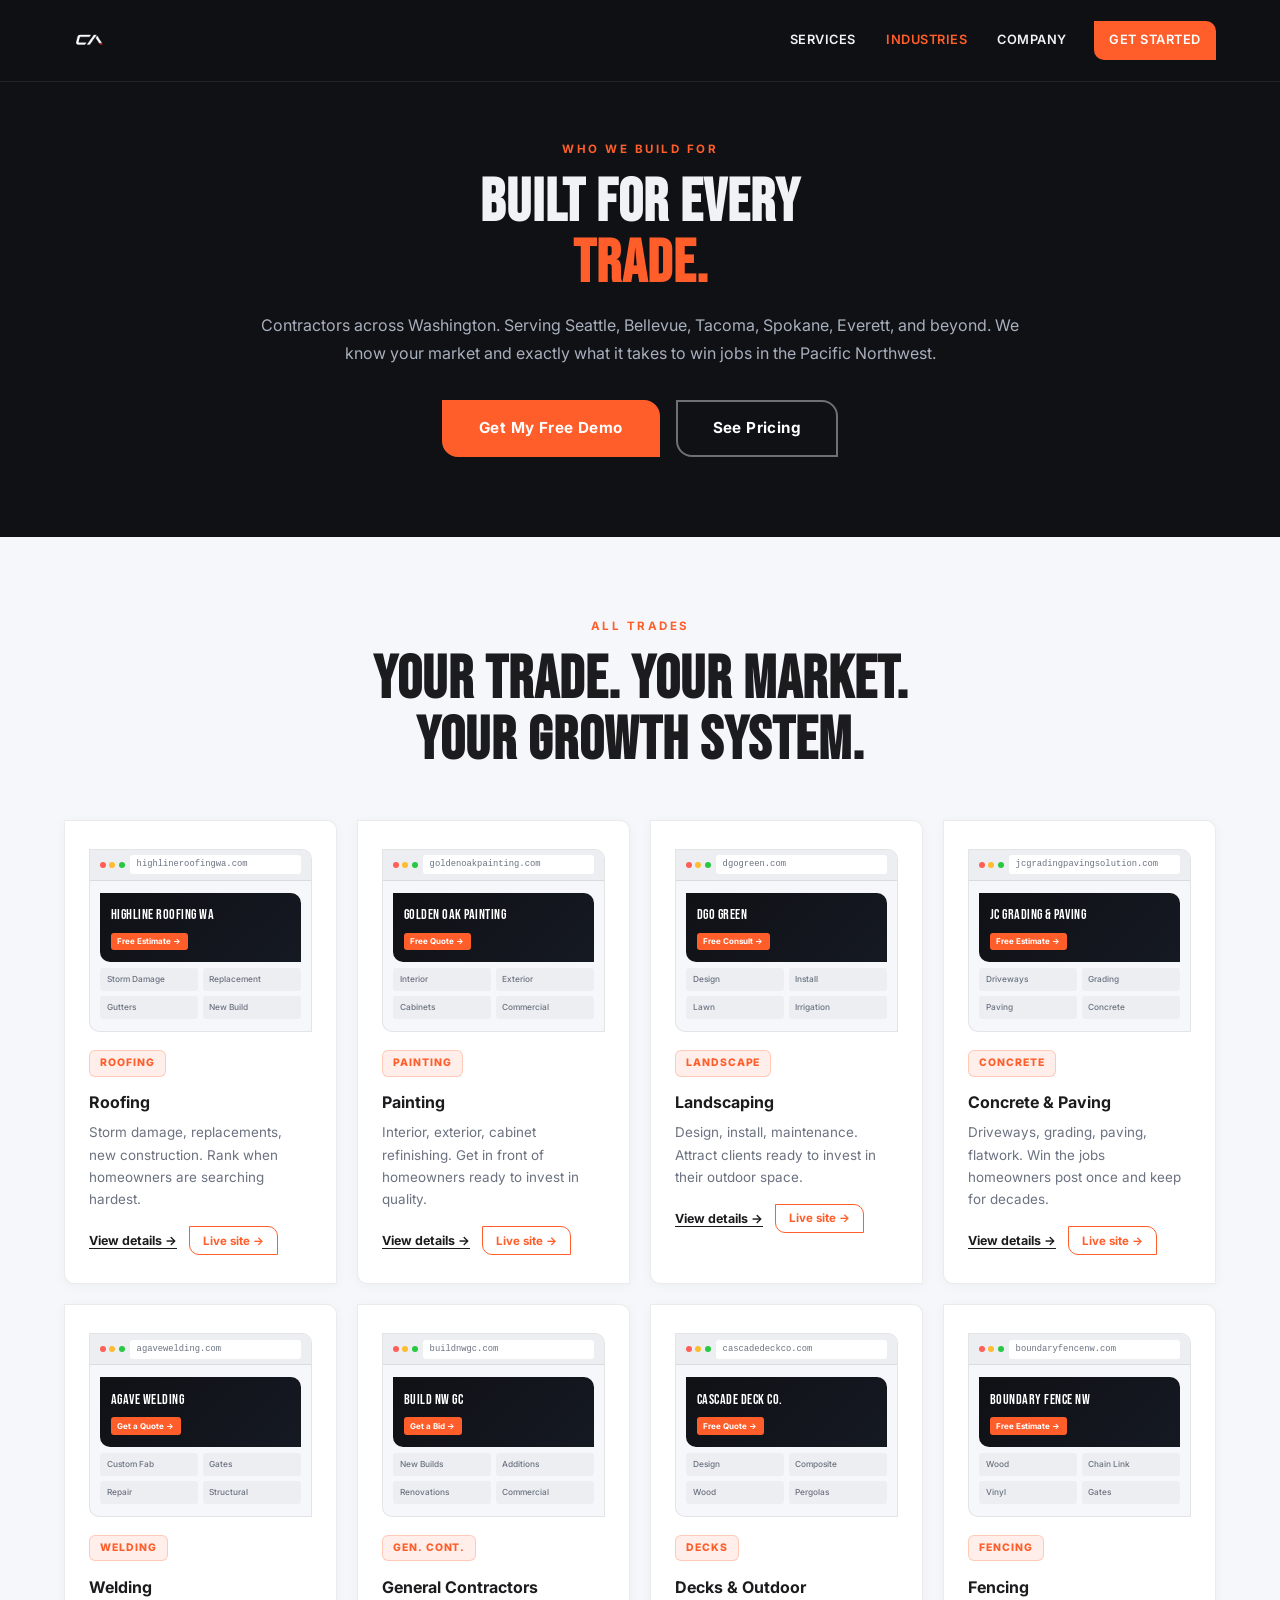
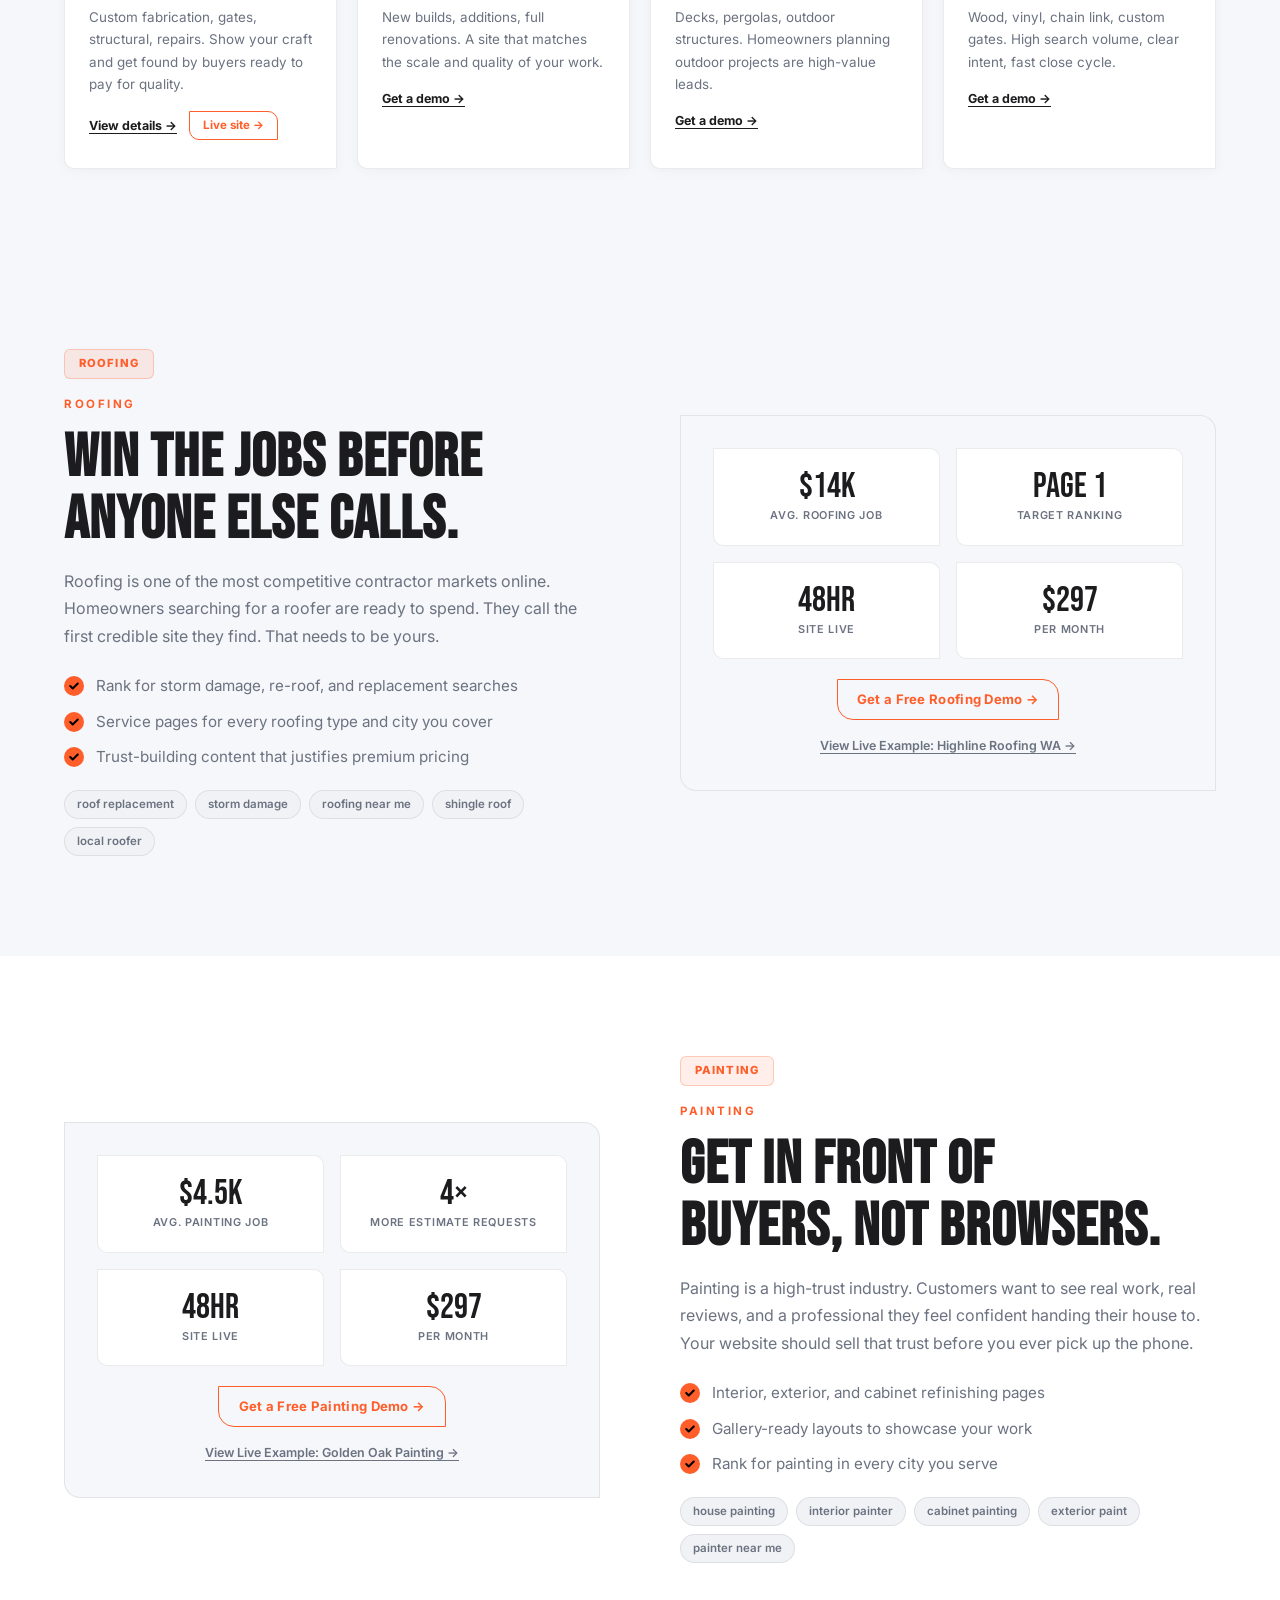
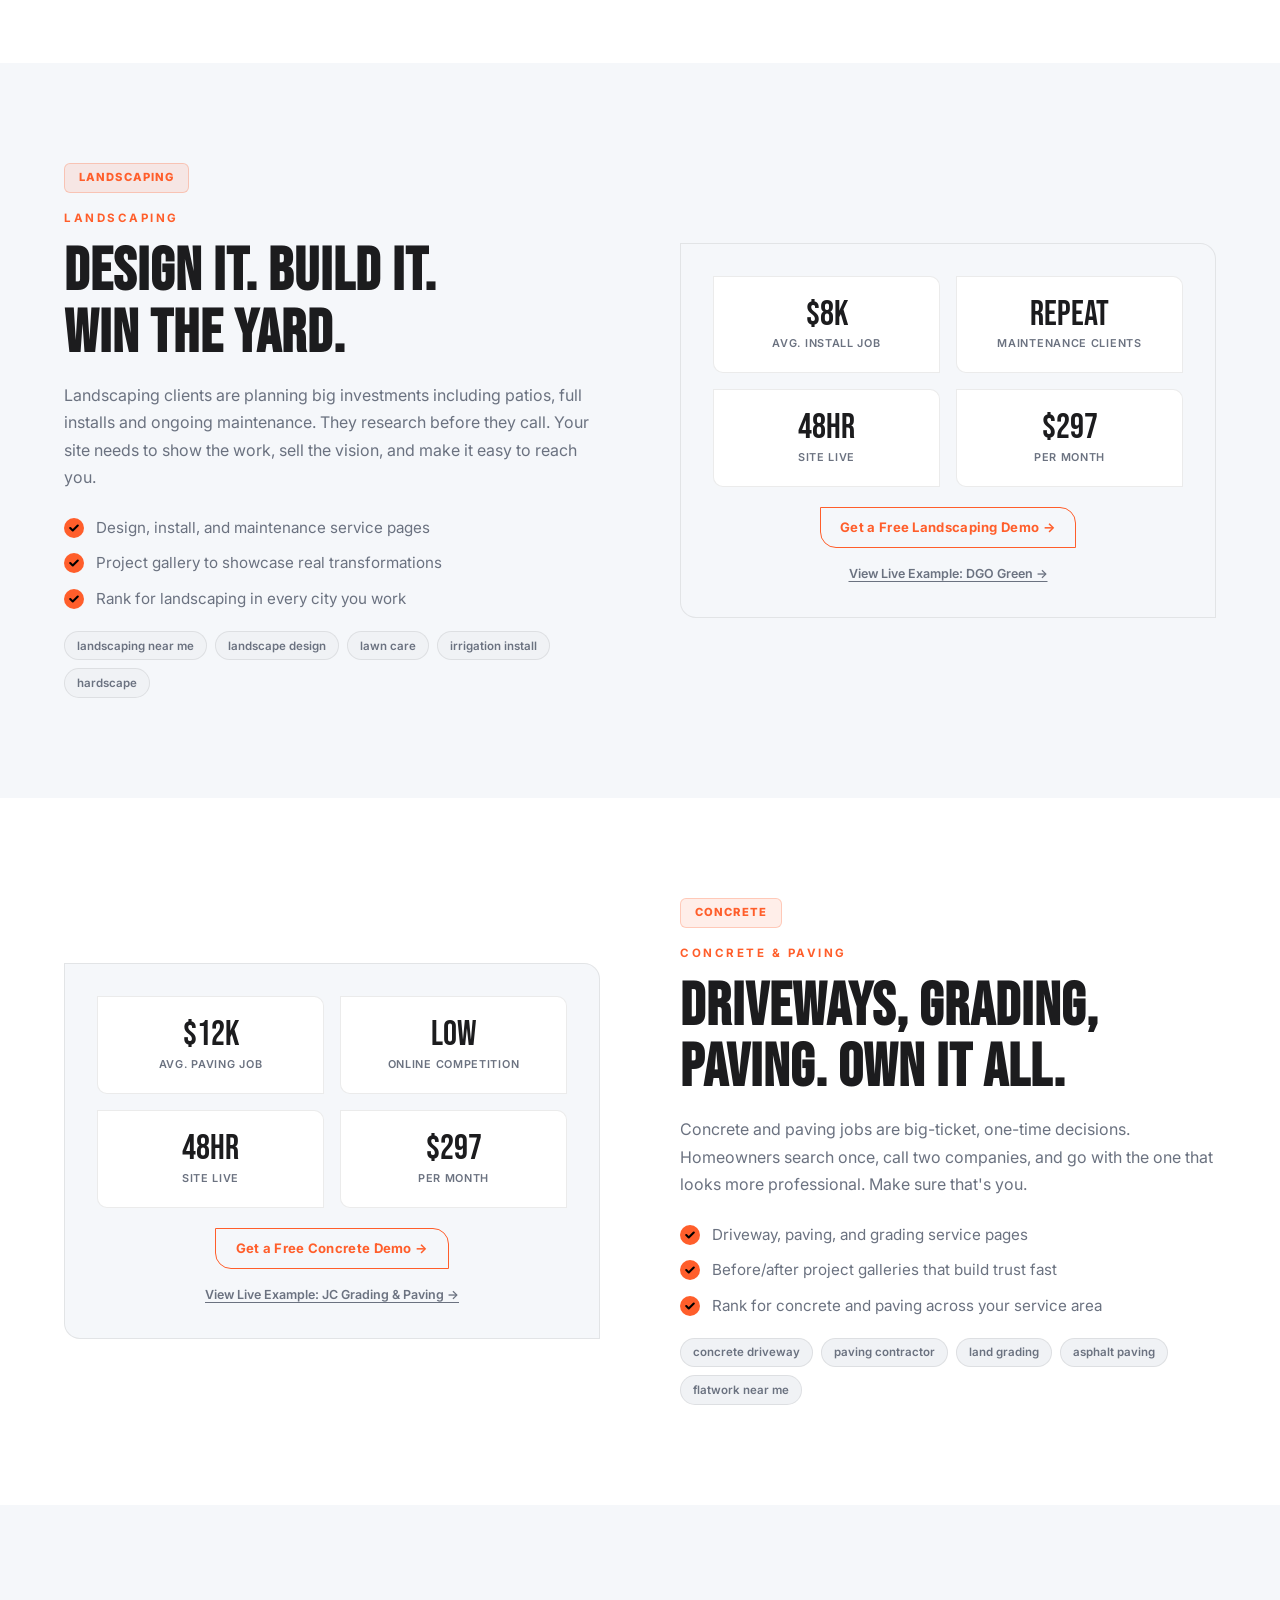
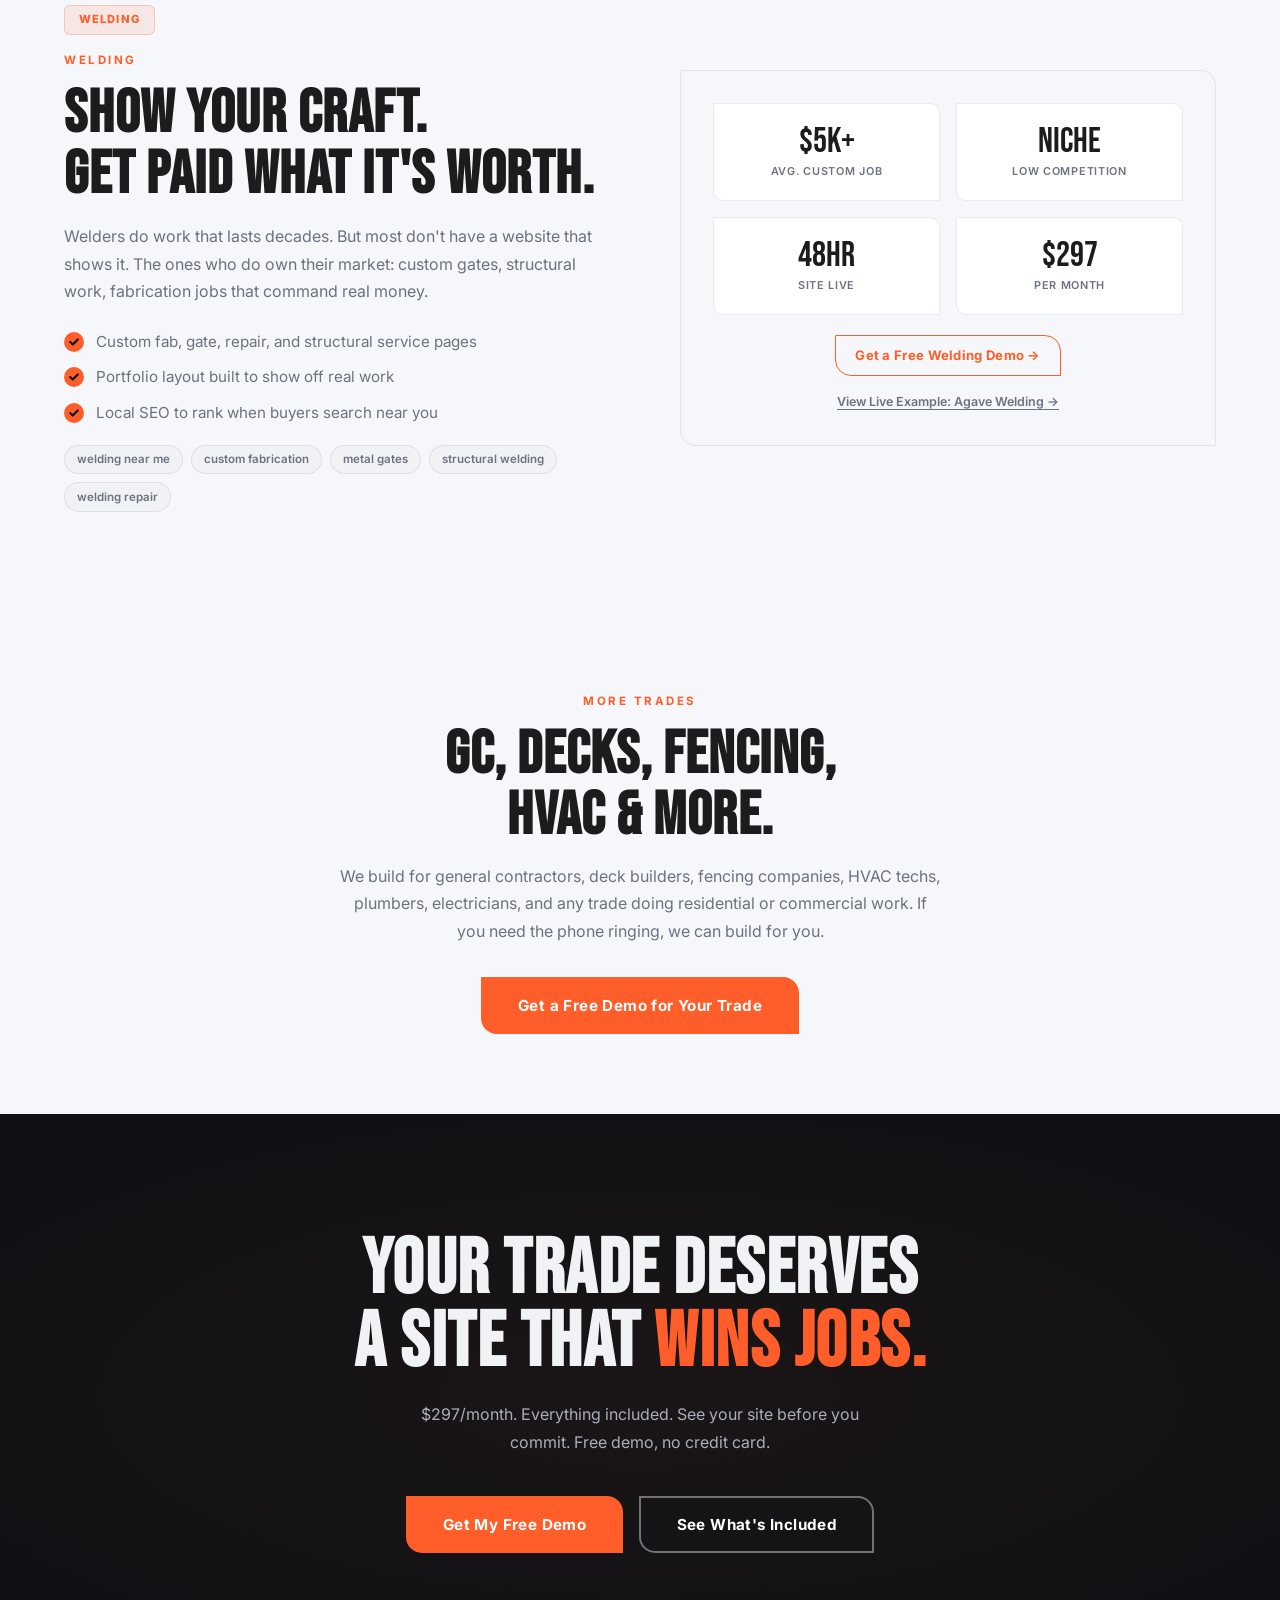
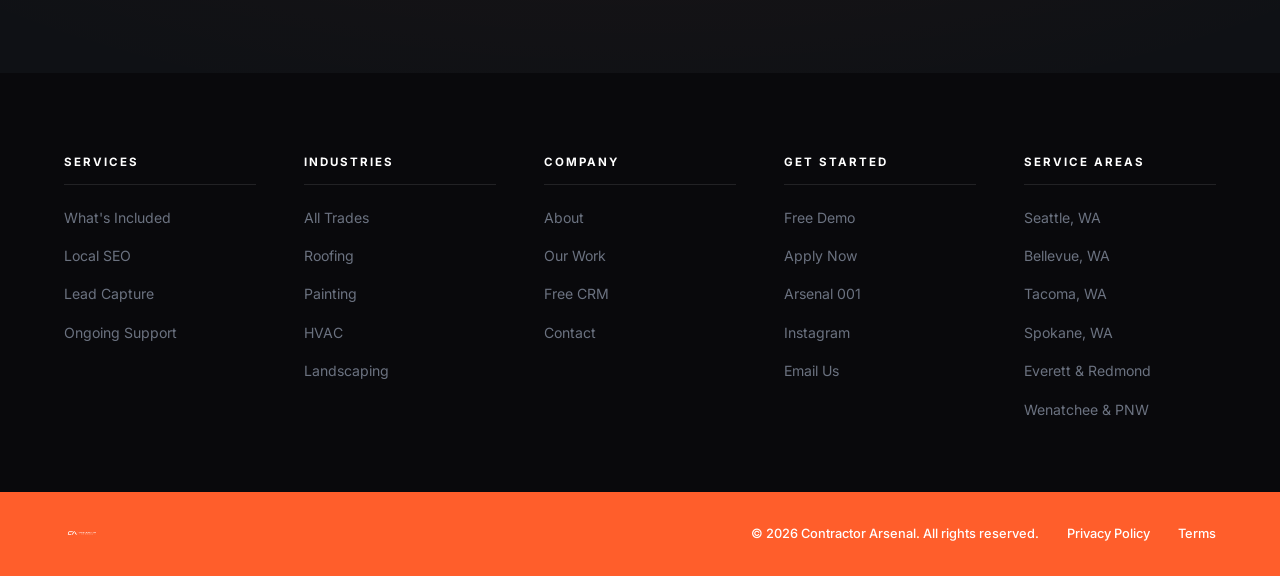
<file: industries.html>
<!DOCTYPE html>
<html lang="en">
<head>
<!-- Google Tag Manager -->
<script>(function(w,d,s,l,i){w[l]=w[l]||[];w[l].push({'gtm.start':
new Date().getTime(),event:'gtm.js'});var f=d.getElementsByTagName(s)[0],
j=d.createElement(s),dl=l!='dataLayer'?'&l='+l:'';j.async=true;j.src=
'https://www.googletagmanager.com/gtm.js?id='+i+dl;f.parentNode.insertBefore(j,f);
})(window,document,'script','dataLayer','GTM-5PKHXQ2R');</script>
<!-- End Google Tag Manager -->
<meta charset="UTF-8">
<link rel="icon" type="image/x-icon" href="favicon.ico">
<link rel="icon" type="image/png" sizes="32x32" href="favicon-32.png">
<link rel="icon" type="image/png" sizes="16x16" href="favicon-16.png">
<link rel="apple-touch-icon" sizes="180x180" href="favicon-180.png">
<meta name="viewport" content="width=device-width, initial-scale=1.0">
<title>Contractor Industries We Serve | Contractor Arsenal</title>
<meta name="description" content="Contractor Arsenal builds premium websites for roofers, painters, landscapers, HVAC companies, plumbers, electricians, remodelers, and general contractors. $297/month.">
<link rel="canonical" href="https://contractorarsenal.com/industries.html">
<meta name="robots" content="index, follow">
<meta property="og:title" content="Contractor Industries We Serve | Contractor Arsenal">
<meta property="og:description" content="Premium contractor websites for every trade. $297/month. Built to rank and convert in your market.">
<meta property="og:url" content="https://contractorarsenal.com/industries.html">
<meta property="og:image" content="https://storage.googleapis.com/msgsndr/kfZT6c91jZcZU6PUztl8/media/69387c0a578cc7a588bf9199.png">
<link rel="preconnect" href="https://fonts.googleapis.com">
<link href="https://fonts.googleapis.com/css2?family=Bebas+Neue&family=Inter:wght@400;500;600;700;800&display=swap" rel="stylesheet">
<style>
:root{
  --bg:#FFFFFF;--bg2:#F5F7FA;--bg3:#EDEEF2;
  --dark:#0F1115;--dark2:#151922;--dark3:#1B2130;
  --accent:#FF5E2B;--accent-dim:rgba(255,94,43,0.08);
  --text:#1C1C1E;--muted:#6B7280;
  --text-inv:#F0F2F5;--muted-inv:#A8AFBC;
  --border:rgba(0,0,0,0.08);--border-inv:rgba(255,255,255,0.07);
  --rad:0 16px 0 16px;
  --rad-sm:0 10px 0 10px;
}
*,*::before,*::after{box-sizing:border-box;margin:0;padding:0;}
html{scroll-behavior:smooth;}
body{background:#fff;color:var(--text);font-family:'Inter',sans-serif;overflow-x:hidden;line-height:1.6;}
a{color:inherit;text-decoration:none;}
img{max-width:100%;height:auto;display:block;}
::-webkit-scrollbar{width:4px;}
::-webkit-scrollbar-track{background:var(--bg2);}
::-webkit-scrollbar-thumb{background:var(--accent);border-radius:4px;}

nav{position:fixed;top:0;left:0;right:0;z-index:1000;height:82px;padding:0 5%;display:flex;align-items:center;justify-content:space-between;background:rgba(15,17,21,0.97);backdrop-filter:blur(18px);-webkit-backdrop-filter:blur(18px);border-bottom:1px solid rgba(255,255,255,0.08);}
.nav-logo{display:flex;align-items:center;}
.nav-logo img{height:48px;width:auto;object-fit:contain;}
.nav-links{display:flex;gap:0;align-items:center;position:relative;}
.nav-slider{position:absolute;height:calc(100% - 8px);top:4px;left:0;background:rgba(255,94,43,0.08);border-radius:0 10px 0 10px;transition:left .2s ease,width .2s ease,opacity .15s;opacity:0;pointer-events:none;}
.nav-links a{position:relative;z-index:1;font-weight:600;font-size:.8rem;letter-spacing:.5px;text-transform:uppercase;color:#F0F2F5;padding:.55rem .95rem;transition:color .2s;}
.nav-links a:hover{color:#FF5E2B;}
.nav-links a.active{color:#FF5E2B;}
.nav-cta{background:#FF5E2B;color:#fff !important;padding:.46rem 1.25rem;border-radius:0 10px 0 10px;font-weight:700;font-size:.78rem;letter-spacing:.5px;text-transform:uppercase;transition:all .2s;margin-left:.75rem;}
.nav-cta:hover{background:#e85520;transform:translateY(-1px);}
.nav-hamburger{display:none;cursor:pointer;background:none;border:none;padding:6px;color:#F0F2F5;}
.nav-hamburger svg{width:28px;height:28px;transition:transform 500ms ease;}
.nav-hamburger.open svg{transform:rotate(-45deg);}
.nav-hamburger svg path:first-child{transition:stroke-dasharray 500ms ease,stroke-dashoffset 500ms ease;stroke-dasharray:12 63;}
.nav-hamburger.open svg path:first-child{stroke-dasharray:20 300;stroke-dashoffset:-32.42px;}
.nav-mobile{display:none;position:fixed;top:82px;left:0;right:0;background:rgba(15,17,21,0.98);padding:1.25rem 5%;flex-direction:column;gap:0;z-index:999;border-bottom:1px solid rgba(255,255,255,0.08);}
.nav-mobile.open{display:flex;}
.nav-mobile a{font-weight:600;font-size:1rem;text-transform:uppercase;letter-spacing:.5px;padding:.85rem 0;border-bottom:1px solid rgba(255,255,255,0.1);color:#F0F2F5;}
.nav-mobile a:hover{color:#FF5E2B;}
.nav-mobile .mob-cta{margin-top:1rem;text-align:center;background:#FF5E2B;color:#fff;padding:.85rem;border-radius:0 10px 0 10px;font-weight:700;border:none;}

.btn-lime{background:var(--accent);color:#fff;padding:.9rem 2.2rem;border-radius:var(--rad);font-weight:700;font-size:.95rem;letter-spacing:.4px;display:inline-block;transition:all .2s;border:2px solid var(--accent);}
.btn-lime:hover{background:#e85520;transform:translateY(-2px);box-shadow:0 10px 30px rgba(255,94,43,0.22);}
.btn-outline{border:2px solid var(--accent);color:var(--accent);padding:.9rem 2.2rem;border-radius:var(--rad);font-weight:700;font-size:.95rem;letter-spacing:.4px;display:inline-block;transition:all .2s;}
.btn-outline:hover{background:var(--accent);color:#000;transform:translateY(-2px);}
.btn-outline-sm{border:1.5px solid var(--accent);color:var(--accent);padding:.55rem 1.2rem;border-radius:var(--rad);font-weight:700;font-size:.82rem;letter-spacing:.3px;display:inline-block;transition:all .2s;}
.btn-outline-sm:hover{background:var(--accent);color:#000;}
.btn-outline-white{border:2px solid rgba(255,255,255,0.4);color:#fff;padding:.9rem 2.2rem;border-radius:var(--rad);font-weight:700;font-size:.95rem;letter-spacing:.4px;display:inline-block;transition:all .2s;}
.btn-outline-white:hover{border-color:#fff;background:rgba(255,255,255,0.1);transform:translateY(-2px);}
.btn-dark-outline{border:2px solid rgba(255,255,255,.35);color:#F5F7FA;background:transparent;padding:.9rem 2.2rem;border-radius:0 16px 0 16px;font-weight:700;font-size:.95rem;letter-spacing:.4px;display:inline-block;transition:all .2s;}
.btn-dark-outline:hover{background:#F5F7FA;color:#0F1115;transform:translateY(-2px);}

.page-hero{padding:140px 5% 80px;background:var(--dark);text-align:center;}
.page-hero .section-title{color:var(--text-inv);}
.page-hero .section-sub{color:var(--muted-inv);}
.page-hero-inner{max-width:760px;margin:0 auto;}
.section-label{font-size:.72rem;font-weight:700;letter-spacing:2.5px;text-transform:uppercase;color:var(--accent);margin-bottom:.85rem;display:block;}
.section-label.dark{color:var(--accent);}
.section-title{font-family:'Bebas Neue',sans-serif;font-size:clamp(2.6rem,4.8vw,4rem);line-height:1;letter-spacing:1px;margin-bottom:1.1rem;}
.section-title.on-light{color:var(--text);}
.section-sub{color:var(--muted);font-size:1rem;line-height:1.72;}
.section-sub.on-light{color:var(--muted);}

.page-hero-actions{display:flex;gap:1rem;justify-content:center;flex-wrap:wrap;margin-top:2rem;}

/* Industry grid overview */
.industries-overview{background:var(--bg2);padding:80px 5%;}
.section-inner{max-width:1280px;margin:0 auto;}
.ind-grid{display:grid;grid-template-columns:repeat(4,1fr);gap:1.25rem;margin-top:3rem;}
.ind-card{
  background:#fff;border:1px solid var(--border);
  border-radius:var(--rad-sm);padding:1.75rem 1.5rem;
  transition:all .3s;box-shadow:0 2px 12px rgba(0,0,0,0.04);
  position:relative;overflow:hidden;cursor:pointer;
}
.ind-card:hover{transform:translateY(-4px);box-shadow:0 12px 40px rgba(0,0,0,0.1);}
.ind-card::after{content:'';position:absolute;bottom:0;left:0;right:0;height:3px;background:var(--accent);transform:scaleX(0);transform-origin:left;transition:transform .3s;}
.ind-card:hover::after{transform:scaleX(1);}
.ind-icon{display:inline-block;font-size:.65rem;font-weight:800;letter-spacing:.09em;text-transform:uppercase;color:var(--accent);background:rgba(255,94,43,0.1);border:1px solid rgba(255,94,43,0.25);padding:4px 10px;border-radius:6px;margin-bottom:.85rem;}
.ind-card h3{font-size:1rem;font-weight:700;color:var(--text);margin-bottom:.35rem;}
.ind-card p{font-size:.84rem;color:var(--muted);line-height:1.65;margin-bottom:1rem;}
.ind-link{font-size:.78rem;font-weight:700;color:var(--text);text-decoration:underline;text-underline-offset:3px;}
.ind-card-actions{display:flex;align-items:center;gap:.75rem;flex-wrap:wrap;margin-top:.25rem;}
.ind-example-link{display:inline-block;font-size:.72rem;font-weight:700;color:var(--accent);border:1.5px solid var(--accent);padding:.28rem .8rem;border-radius:0 10px 0 10px;transition:all .2s;}
.ind-example-link:hover{background:var(--accent);color:#000;transform:translateY(-1px);}
/* Mini website preview in ind-card */
.ind-preview{
  background:var(--bg2);border-radius:var(--rad-sm);
  overflow:hidden;border:1px solid var(--border);
  margin-bottom:1rem;
}
.ind-preview-chrome{
  background:var(--bg3);padding:.35rem .6rem;
  display:flex;align-items:center;gap:.35rem;
  border-bottom:1px solid var(--border);
}
.ind-preview-dots{display:flex;gap:.22rem;}
.ind-preview-dots span{width:6px;height:6px;border-radius:50%;display:block;}
.ind-preview-dots span:nth-child(1){background:#FF5F57;}
.ind-preview-dots span:nth-child(2){background:#FEBC2E;}
.ind-preview-dots span:nth-child(3){background:#28C840;}
.ind-preview-url{flex:1;background:#fff;border-radius:3px;padding:.15rem .4rem;font-size:.55rem;color:var(--muted);font-family:monospace;}
.ind-preview-body{padding:.75rem .65rem;}
.ind-preview-band{
  background:linear-gradient(135deg,var(--dark),var(--dark2));
  border-radius:var(--rad-sm);padding:.65rem;margin-bottom:.4rem;
}
.ind-preview-co{font-family:'Bebas Neue',sans-serif;font-size:.9rem;color:#fff;letter-spacing:.5px;}
.ind-preview-cta{display:inline-block;background:var(--accent);color:#fff;padding:.15rem .4rem;border-radius:3px;font-size:.5rem;font-weight:700;margin-top:.25rem;}
.ind-preview-items{display:grid;grid-template-columns:1fr 1fr;gap:.3rem;}
.ind-preview-item{background:var(--bg3);border-radius:3px;padding:.3rem .4rem;font-size:.52rem;color:var(--muted);font-weight:500;}

/* Individual industry sections */
.ind-section{padding:100px 5%;}
.ind-section:nth-child(odd){background:#fff;}
.ind-section:nth-child(even){background:var(--bg2);}
.ind-layout{max-width:1280px;margin:0 auto;display:grid;grid-template-columns:1fr 1fr;gap:5rem;align-items:center;}
.ind-layout.flip{direction:rtl;}
.ind-layout.flip>*{direction:ltr;}
.ind-section-icon{display:inline-block;font-size:.7rem;font-weight:800;letter-spacing:.1em;text-transform:uppercase;color:var(--accent);background:rgba(255,94,43,0.1);border:1px solid rgba(255,94,43,0.25);padding:5px 14px;border-radius:6px;margin-bottom:1rem;}
.ind-keywords{display:flex;flex-wrap:wrap;gap:.5rem;margin-top:1.25rem;}
.ind-kw{
  background:#F0F2F5;border:1px solid var(--border);
  border-radius:100px;padding:.28rem .75rem;
  font-size:.72rem;font-weight:600;color:var(--muted);
}
.ind-wins{list-style:none;display:flex;flex-direction:column;gap:.7rem;margin-top:1.5rem;}
.ind-win{display:flex;align-items:flex-start;gap:.75rem;font-size:.95rem;color:var(--muted);}
.ind-check{width:20px;height:20px;min-width:20px;border-radius:50%;background:var(--accent);display:flex;align-items:center;justify-content:center;margin-top:2px;}
.ind-check svg{width:10px;height:10px;}
.ind-stat-box{background:#F5F7FA;border-radius:var(--rad);padding:2rem;border:1px solid var(--border);}
.ind-stat-grid{display:grid;grid-template-columns:1fr 1fr;gap:1rem;margin-bottom:1.25rem;}
.ind-stat{background:#fff;border-radius:var(--rad-sm);padding:1.25rem;text-align:center;border:1px solid var(--border);}
.ind-stat-num{font-family:'Bebas Neue',sans-serif;font-size:2.2rem;line-height:1;color:var(--text);margin-bottom:.2rem;}
.ind-stat-label{font-size:.68rem;font-weight:600;text-transform:uppercase;letter-spacing:.7px;color:var(--muted);}
.ind-cta-row{text-align:center;margin-top:.5rem;}

/* Final CTA */
.final-cta{background:var(--dark);padding:120px 5%;text-align:center;position:relative;overflow:hidden;}
.final-cta::before{content:'';position:absolute;inset:0;pointer-events:none;background:radial-gradient(ellipse 70% 60% at 50% 50%,rgba(255,94,43,0.05),transparent);}
.final-cta-inner{position:relative;z-index:1;}
.final-cta h2{font-family:'Bebas Neue',sans-serif;font-size:clamp(3rem,6vw,5rem);letter-spacing:1.5px;margin-bottom:1.25rem;line-height:.95;color:var(--text-inv);}
.final-cta h2 .a-lime{color:var(--accent);}
.final-cta p{color:var(--muted-inv);font-size:1rem;max-width:440px;margin:0 auto 2.5rem;line-height:1.75;}
.cta-actions{display:flex;gap:1rem;justify-content:center;flex-wrap:wrap;}

/* ── FOOTER ── */
footer{background:#09090C;}
.footer-main{padding:80px 5% 70px;max-width:1280px;margin:0 auto;}
.footer-grid{display:grid;grid-template-columns:repeat(5,1fr);gap:3rem;}
.footer-col h4{font-size:.72rem;font-weight:700;letter-spacing:2px;text-transform:uppercase;color:#fff;margin-bottom:1.25rem;padding-bottom:.75rem;border-bottom:1px solid rgba(255,255,255,.1);}
.footer-col ul{list-style:none;display:flex;flex-direction:column;gap:.8rem;}
.footer-col a{font-size:.88rem;color:var(--muted);transition:color .2s;}
.footer-col a:hover{color:#fff;}
.footer-col li span{font-size:.88rem;color:var(--muted);}
.footer-bar{background:#FF5E2B;padding:1.5rem 5%;display:flex;align-items:center;justify-content:space-between;flex-wrap:wrap;gap:1rem;}
.footer-bar-logo{display:flex;flex-direction:column;gap:.4rem;}.footer-bar-logo img{height:36px;width:auto;display:block;filter:brightness(0) invert(1);}.footer-bar-tagline{font-size:.75rem;font-weight:700;color:#0F1115;letter-spacing:.5px;opacity:.6;}
.footer-bar-right{display:flex;align-items:center;gap:1.75rem;flex-wrap:wrap;}
.footer-bar-right p,.footer-bar-right a{font-size:.8rem;color:#fff;font-weight:500;text-decoration:none;}
.footer-bar-right a:hover{text-decoration:underline;}

.reveal{opacity:0;transform:translateY(24px);transition:opacity .6s ease,transform .6s ease;}
.reveal.visible{opacity:1;transform:none;}
.reveal-delay-1{transition-delay:.1s;}
.reveal-delay-2{transition-delay:.2s;}
.reveal-delay-3{transition-delay:.3s;}

@media(max-width:1024px){
  .ind-grid{grid-template-columns:repeat(3,1fr);}
  .ind-layout,.ind-layout.flip{grid-template-columns:1fr;direction:ltr;}
  .footer-grid{grid-template-columns:repeat(3,1fr);}
  .footer-grid .footer-col:last-child{display:none;}
}
@media(max-width:768px){
  nav{padding:0 4%;height:76px;}
  .nav-links{display:none;}
  .nav-hamburger{display:flex;}
  .nav-mobile{top:82px;}
  .page-hero{padding:100px 4% 60px;}
  .industries-overview,.ind-section,.final-cta{padding:70px 4%;}
  .ind-grid{grid-template-columns:repeat(2,1fr);}
  .footer-grid{grid-template-columns:1fr 1fr;gap:2rem;}
  .footer-bottom{flex-direction:column;text-align:center;}
  .page-hero-actions,.cta-actions{flex-direction:column;}
  .btn-lime,.btn-outline{text-align:center;}
  .ind-stat-grid{grid-template-columns:1fr 1fr;}
}
@media(max-width:480px){
  .ind-grid{grid-template-columns:1fr 1fr;}
  .footer-grid{grid-template-columns:1fr;}
}
</style>
</head>
<body>
<!-- Google Tag Manager (noscript) -->
<noscript><iframe src="https://www.googletagmanager.com/ns.html?id=GTM-5PKHXQ2R"
height="0" width="0" style="display:none;visibility:hidden"></iframe></noscript>
<!-- End Google Tag Manager (noscript) -->

<nav>
  <a href="index.html" class="nav-logo">
    <img src="favicon.png" alt="Contractor Arsenal">
  </a>
  <div class="nav-links" id="navLinks">
    <span class="nav-slider" id="navSlider"></span>
    <a href="services.html">Services</a>
    <a href="industries.html" class="active">Industries</a>
    <a href="about.html">Company</a>
    <a href="demo.html" class="nav-cta">Get Started</a>
  </div>
  <button class="nav-hamburger" id="navBtn" onclick="toggleMenu()" aria-label="Menu">
    <svg viewBox="0 0 32 32" fill="none" stroke="currentColor" stroke-width="2.5" stroke-linecap="round" stroke-linejoin="round">
      <path d="M27 10 13 10C10.8 10 9 8.2 9 6 9 3.5 10.8 2 13 2 15.2 2 17 3.8 17 6L17 26C17 28.2 18.8 30 21 30 23.2 30 25 28.2 25 26 25 23.8 23.2 22 21 22L7 22"/>
      <path d="M7 16 27 16"/>
    </svg>
  </button>
</nav>
<div class="nav-mobile" id="navMobile">
  <a href="services.html" onclick="closeMenu()">Services</a>
  <a href="industries.html" onclick="closeMenu()">Industries</a>
  <a href="about.html" onclick="closeMenu()">Company</a>
  <a href="demo.html" class="mob-cta" onclick="closeMenu()">Get Started</a>
</div>

<!-- HERO -->
<div class="page-hero">
  <div class="page-hero-inner">
    <span class="section-label">Who We Build For</span>
    <h1 class="section-title">Built for Every<br><span style="color:var(--accent);">Trade.</span></h1>
    <p class="section-sub inv" style="margin:0 auto;">Contractors across Washington. Serving Seattle, Bellevue, Tacoma, Spokane, Everett, and beyond. We know your market and exactly what it takes to win jobs in the Pacific Northwest.</p>
    <div class="page-hero-actions">
      <a href="demo.html" class="btn-lime">Get My Free Demo</a>
      <a href="services.html" class="btn-outline-white">See Pricing</a>
    </div>
  </div>
</div>

<!-- INDUSTRY GRID -->
<div class="industries-overview">
  <div class="section-inner">
    <span class="section-label dark" style="text-align:center;display:block;">All Trades</span>
    <h2 class="section-title on-light" style="text-align:center;">Your Trade. Your Market.<br>Your Growth System.</h2>
    <div class="ind-grid">
      <div class="ind-card reveal"><div class="ind-preview"><div class="ind-preview-chrome"><div class="ind-preview-dots"><span></span><span></span><span></span></div><div class="ind-preview-url">highlineroofingwa.com</div></div><div class="ind-preview-body"><div class="ind-preview-band"><div class="ind-preview-co">HIGHLINE ROOFING WA</div><div class="ind-preview-cta">Free Estimate &rarr;</div></div><div class="ind-preview-items"><div class="ind-preview-item">Storm Damage</div><div class="ind-preview-item">Replacement</div><div class="ind-preview-item">Gutters</div><div class="ind-preview-item">New Build</div></div></div></div><div class="ind-icon">Roofing</div><h3>Roofing</h3><p>Storm damage, replacements, new construction. Rank when homeowners are searching hardest.</p><div class="ind-card-actions"><a href="#roofing" class="ind-link">View details →</a><a href="https://www.highlineroofingwa.com/" target="_blank" rel="noopener noreferrer" class="ind-example-link">Live site →</a></div></div>
      <div class="ind-card reveal reveal-delay-1"><div class="ind-preview"><div class="ind-preview-chrome"><div class="ind-preview-dots"><span></span><span></span><span></span></div><div class="ind-preview-url">goldenoakpainting.com</div></div><div class="ind-preview-body"><div class="ind-preview-band"><div class="ind-preview-co">GOLDEN OAK PAINTING</div><div class="ind-preview-cta">Free Quote &rarr;</div></div><div class="ind-preview-items"><div class="ind-preview-item">Interior</div><div class="ind-preview-item">Exterior</div><div class="ind-preview-item">Cabinets</div><div class="ind-preview-item">Commercial</div></div></div></div><div class="ind-icon">Painting</div><h3>Painting</h3><p>Interior, exterior, cabinet refinishing. Get in front of homeowners ready to invest in quality.</p><div class="ind-card-actions"><a href="#painting" class="ind-link">View details →</a><a href="https://www.goldenoakpainting.com/" target="_blank" rel="noopener noreferrer" class="ind-example-link">Live site →</a></div></div>
      <div class="ind-card reveal reveal-delay-2"><div class="ind-preview"><div class="ind-preview-chrome"><div class="ind-preview-dots"><span></span><span></span><span></span></div><div class="ind-preview-url">dgogreen.com</div></div><div class="ind-preview-body"><div class="ind-preview-band"><div class="ind-preview-co">DGO GREEN</div><div class="ind-preview-cta">Free Consult &rarr;</div></div><div class="ind-preview-items"><div class="ind-preview-item">Design</div><div class="ind-preview-item">Install</div><div class="ind-preview-item">Lawn</div><div class="ind-preview-item">Irrigation</div></div></div></div><div class="ind-icon">Landscape</div><h3>Landscaping</h3><p>Design, install, maintenance. Attract clients ready to invest in their outdoor space.</p><div class="ind-card-actions"><a href="#landscaping" class="ind-link">View details →</a><a href="https://contractorarsenal.github.io/DGOGREEN/" target="_blank" rel="noopener noreferrer" class="ind-example-link">Live site →</a></div></div>
      <div class="ind-card reveal reveal-delay-3"><div class="ind-preview"><div class="ind-preview-chrome"><div class="ind-preview-dots"><span></span><span></span><span></span></div><div class="ind-preview-url">jcgradingpavingsolution.com</div></div><div class="ind-preview-body"><div class="ind-preview-band"><div class="ind-preview-co">JC GRADING & PAVING</div><div class="ind-preview-cta">Free Estimate &rarr;</div></div><div class="ind-preview-items"><div class="ind-preview-item">Driveways</div><div class="ind-preview-item">Grading</div><div class="ind-preview-item">Paving</div><div class="ind-preview-item">Concrete</div></div></div></div><div class="ind-icon">Concrete</div><h3>Concrete &amp; Paving</h3><p>Driveways, grading, paving, flatwork. Win the jobs homeowners post once and keep for decades.</p><div class="ind-card-actions"><a href="#concrete" class="ind-link">View details →</a><a href="https://jcgradingpavingsolution.com/" target="_blank" rel="noopener noreferrer" class="ind-example-link">Live site →</a></div></div>
      <div class="ind-card reveal"><div class="ind-preview"><div class="ind-preview-chrome"><div class="ind-preview-dots"><span></span><span></span><span></span></div><div class="ind-preview-url">agavewelding.com</div></div><div class="ind-preview-body"><div class="ind-preview-band"><div class="ind-preview-co">AGAVE WELDING</div><div class="ind-preview-cta">Get a Quote &rarr;</div></div><div class="ind-preview-items"><div class="ind-preview-item">Custom Fab</div><div class="ind-preview-item">Gates</div><div class="ind-preview-item">Repair</div><div class="ind-preview-item">Structural</div></div></div></div><div class="ind-icon">Welding</div><h3>Welding</h3><p>Custom fabrication, gates, structural, repairs. Show your craft and get found by buyers ready to pay for quality.</p><div class="ind-card-actions"><a href="#welding" class="ind-link">View details →</a><a href="https://agavewelding.com/" target="_blank" rel="noopener noreferrer" class="ind-example-link">Live site →</a></div></div>
      <div class="ind-card reveal reveal-delay-1"><div class="ind-preview"><div class="ind-preview-chrome"><div class="ind-preview-dots"><span></span><span></span><span></span></div><div class="ind-preview-url">buildnwgc.com</div></div><div class="ind-preview-body"><div class="ind-preview-band"><div class="ind-preview-co">BUILD NW GC</div><div class="ind-preview-cta">Get a Bid &rarr;</div></div><div class="ind-preview-items"><div class="ind-preview-item">New Builds</div><div class="ind-preview-item">Additions</div><div class="ind-preview-item">Renovations</div><div class="ind-preview-item">Commercial</div></div></div></div><div class="ind-icon">Gen. Cont.</div><h3>General Contractors</h3><p>New builds, additions, full renovations. A site that matches the scale and quality of your work.</p><div class="ind-card-actions"><a href="demo.html" class="ind-link">Get a demo →</a></div></div>
      <div class="ind-card reveal reveal-delay-2"><div class="ind-preview"><div class="ind-preview-chrome"><div class="ind-preview-dots"><span></span><span></span><span></span></div><div class="ind-preview-url">cascadedeckco.com</div></div><div class="ind-preview-body"><div class="ind-preview-band"><div class="ind-preview-co">CASCADE DECK CO.</div><div class="ind-preview-cta">Free Quote &rarr;</div></div><div class="ind-preview-items"><div class="ind-preview-item">Design</div><div class="ind-preview-item">Composite</div><div class="ind-preview-item">Wood</div><div class="ind-preview-item">Pergolas</div></div></div></div><div class="ind-icon">Decks</div><h3>Decks &amp; Outdoor</h3><p>Decks, pergolas, outdoor structures. Homeowners planning outdoor projects are high-value leads.</p><div class="ind-card-actions"><a href="demo.html" class="ind-link">Get a demo →</a></div></div>
      <div class="ind-card reveal reveal-delay-3"><div class="ind-preview"><div class="ind-preview-chrome"><div class="ind-preview-dots"><span></span><span></span><span></span></div><div class="ind-preview-url">boundaryfencenw.com</div></div><div class="ind-preview-body"><div class="ind-preview-band"><div class="ind-preview-co">BOUNDARY FENCE NW</div><div class="ind-preview-cta">Free Estimate &rarr;</div></div><div class="ind-preview-items"><div class="ind-preview-item">Wood</div><div class="ind-preview-item">Chain Link</div><div class="ind-preview-item">Vinyl</div><div class="ind-preview-item">Gates</div></div></div></div><div class="ind-icon">Fencing</div><h3>Fencing</h3><p>Wood, vinyl, chain link, custom gates. High search volume, clear intent, fast close cycle.</p><div class="ind-card-actions"><a href="demo.html" class="ind-link">Get a demo →</a></div></div>
    </div>
  </div>
</div>

<!-- ROOFING -->
<div class="ind-section" id="roofing">
  <div class="ind-layout">
    <div>
      <div class="ind-section-icon">Roofing</div>
      <span class="section-label dark">Roofing</span>
      <h2 class="section-title on-light">Win the Jobs Before<br>Anyone Else Calls.</h2>
      <p class="section-sub on-light">Roofing is one of the most competitive contractor markets online. Homeowners searching for a roofer are ready to spend. They call the first credible site they find. That needs to be yours.</p>
      <ul class="ind-wins">
        <li class="ind-win"><span class="ind-check"><svg viewBox="0 0 12 12" fill="none" stroke="#000" stroke-width="2.5" stroke-linecap="round" stroke-linejoin="round"><polyline points="1.5 6 4.5 9 10.5 3"/></svg></span>Rank for storm damage, re-roof, and replacement searches</li>
        <li class="ind-win"><span class="ind-check"><svg viewBox="0 0 12 12" fill="none" stroke="#000" stroke-width="2.5" stroke-linecap="round" stroke-linejoin="round"><polyline points="1.5 6 4.5 9 10.5 3"/></svg></span>Service pages for every roofing type and city you cover</li>
        <li class="ind-win"><span class="ind-check"><svg viewBox="0 0 12 12" fill="none" stroke="#000" stroke-width="2.5" stroke-linecap="round" stroke-linejoin="round"><polyline points="1.5 6 4.5 9 10.5 3"/></svg></span>Trust-building content that justifies premium pricing</li>
      </ul>
      <div class="ind-keywords">
        <span class="ind-kw">roof replacement</span>
        <span class="ind-kw">storm damage</span>
        <span class="ind-kw">roofing near me</span>
        <span class="ind-kw">shingle roof</span>
        <span class="ind-kw">local roofer</span>
      </div>
    </div>
    <div class="ind-stat-box reveal">
      <div class="ind-stat-grid">
        <div class="ind-stat"><div class="ind-stat-num">$14K</div><div class="ind-stat-label">Avg. roofing job</div></div>
        <div class="ind-stat"><div class="ind-stat-num">Page 1</div><div class="ind-stat-label">Target ranking</div></div>
        <div class="ind-stat"><div class="ind-stat-num">48hr</div><div class="ind-stat-label">Site live</div></div>
        <div class="ind-stat"><div class="ind-stat-num">$297</div><div class="ind-stat-label">Per month</div></div>
      </div>
      <div class="ind-cta-row"><a href="demo.html" class="btn-outline-sm">Get a Free Roofing Demo →</a></div>
      <div style="text-align:center;margin-top:.75rem;"><a href="https://www.highlineroofingwa.com/" target="_blank" rel="noopener noreferrer" style="font-size:.78rem;font-weight:600;color:var(--muted);text-decoration:underline;text-underline-offset:3px;">View Live Example: Highline Roofing WA →</a></div>
    </div>
  </div>
</div>

<!-- PAINTING -->
<div class="ind-section" id="painting">
  <div class="ind-layout flip">
    <div>
      <div class="ind-section-icon">Painting</div>
      <span class="section-label dark">Painting</span>
      <h2 class="section-title on-light">Get In Front of<br>Buyers, Not Browsers.</h2>
      <p class="section-sub on-light">Painting is a high-trust industry. Customers want to see real work, real reviews, and a professional they feel confident handing their house to. Your website should sell that trust before you ever pick up the phone.</p>
      <ul class="ind-wins">
        <li class="ind-win"><span class="ind-check"><svg viewBox="0 0 12 12" fill="none" stroke="#000" stroke-width="2.5" stroke-linecap="round" stroke-linejoin="round"><polyline points="1.5 6 4.5 9 10.5 3"/></svg></span>Interior, exterior, and cabinet refinishing pages</li>
        <li class="ind-win"><span class="ind-check"><svg viewBox="0 0 12 12" fill="none" stroke="#000" stroke-width="2.5" stroke-linecap="round" stroke-linejoin="round"><polyline points="1.5 6 4.5 9 10.5 3"/></svg></span>Gallery-ready layouts to showcase your work</li>
        <li class="ind-win"><span class="ind-check"><svg viewBox="0 0 12 12" fill="none" stroke="#000" stroke-width="2.5" stroke-linecap="round" stroke-linejoin="round"><polyline points="1.5 6 4.5 9 10.5 3"/></svg></span>Rank for painting in every city you serve</li>
      </ul>
      <div class="ind-keywords">
        <span class="ind-kw">house painting</span>
        <span class="ind-kw">interior painter</span>
        <span class="ind-kw">cabinet painting</span>
        <span class="ind-kw">exterior paint</span>
        <span class="ind-kw">painter near me</span>
      </div>
    </div>
    <div class="ind-stat-box reveal">
      <div class="ind-stat-grid">
        <div class="ind-stat"><div class="ind-stat-num">$4.5K</div><div class="ind-stat-label">Avg. painting job</div></div>
        <div class="ind-stat"><div class="ind-stat-num">4×</div><div class="ind-stat-label">More estimate requests</div></div>
        <div class="ind-stat"><div class="ind-stat-num">48hr</div><div class="ind-stat-label">Site live</div></div>
        <div class="ind-stat"><div class="ind-stat-num">$297</div><div class="ind-stat-label">Per month</div></div>
      </div>
      <div class="ind-cta-row"><a href="demo.html" class="btn-outline-sm">Get a Free Painting Demo →</a></div>
      <div style="text-align:center;margin-top:.75rem;"><a href="https://www.goldenoakpainting.com/" target="_blank" rel="noopener noreferrer" style="font-size:.78rem;font-weight:600;color:var(--muted);text-decoration:underline;text-underline-offset:3px;">View Live Example: Golden Oak Painting →</a></div>
    </div>
  </div>
</div>

<!-- LANDSCAPING -->
<div class="ind-section" id="landscaping">
  <div class="ind-layout">
    <div>
      <div class="ind-section-icon">Landscaping</div>
      <span class="section-label dark">Landscaping</span>
      <h2 class="section-title on-light">Design It. Build It.<br>Win the Yard.</h2>
      <p class="section-sub on-light">Landscaping clients are planning big investments including patios, full installs and ongoing maintenance. They research before they call. Your site needs to show the work, sell the vision, and make it easy to reach you.</p>
      <ul class="ind-wins">
        <li class="ind-win"><span class="ind-check"><svg viewBox="0 0 12 12" fill="none" stroke="#000" stroke-width="2.5" stroke-linecap="round" stroke-linejoin="round"><polyline points="1.5 6 4.5 9 10.5 3"/></svg></span>Design, install, and maintenance service pages</li>
        <li class="ind-win"><span class="ind-check"><svg viewBox="0 0 12 12" fill="none" stroke="#000" stroke-width="2.5" stroke-linecap="round" stroke-linejoin="round"><polyline points="1.5 6 4.5 9 10.5 3"/></svg></span>Project gallery to showcase real transformations</li>
        <li class="ind-win"><span class="ind-check"><svg viewBox="0 0 12 12" fill="none" stroke="#000" stroke-width="2.5" stroke-linecap="round" stroke-linejoin="round"><polyline points="1.5 6 4.5 9 10.5 3"/></svg></span>Rank for landscaping in every city you work</li>
      </ul>
      <div class="ind-keywords">
        <span class="ind-kw">landscaping near me</span>
        <span class="ind-kw">landscape design</span>
        <span class="ind-kw">lawn care</span>
        <span class="ind-kw">irrigation install</span>
        <span class="ind-kw">hardscape</span>
      </div>
    </div>
    <div class="ind-stat-box reveal">
      <div class="ind-stat-grid">
        <div class="ind-stat"><div class="ind-stat-num">$8K</div><div class="ind-stat-label">Avg. install job</div></div>
        <div class="ind-stat"><div class="ind-stat-num">Repeat</div><div class="ind-stat-label">Maintenance clients</div></div>
        <div class="ind-stat"><div class="ind-stat-num">48hr</div><div class="ind-stat-label">Site live</div></div>
        <div class="ind-stat"><div class="ind-stat-num">$297</div><div class="ind-stat-label">Per month</div></div>
      </div>
      <div class="ind-cta-row"><a href="demo.html" class="btn-outline-sm">Get a Free Landscaping Demo →</a></div>
      <div style="text-align:center;margin-top:.75rem;"><a href="https://contractorarsenal.github.io/DGOGREEN/" target="_blank" rel="noopener noreferrer" style="font-size:.78rem;font-weight:600;color:var(--muted);text-decoration:underline;text-underline-offset:3px;">View Live Example: DGO Green →</a></div>
    </div>
  </div>
</div>

<!-- CONCRETE -->
<div class="ind-section" id="concrete">
  <div class="ind-layout flip">
    <div>
      <div class="ind-section-icon">Concrete</div>
      <span class="section-label dark">Concrete &amp; Paving</span>
      <h2 class="section-title on-light">Driveways, Grading,<br>Paving. Own It All.</h2>
      <p class="section-sub on-light">Concrete and paving jobs are big-ticket, one-time decisions. Homeowners search once, call two companies, and go with the one that looks more professional. Make sure that's you.</p>
      <ul class="ind-wins">
        <li class="ind-win"><span class="ind-check"><svg viewBox="0 0 12 12" fill="none" stroke="#000" stroke-width="2.5" stroke-linecap="round" stroke-linejoin="round"><polyline points="1.5 6 4.5 9 10.5 3"/></svg></span>Driveway, paving, and grading service pages</li>
        <li class="ind-win"><span class="ind-check"><svg viewBox="0 0 12 12" fill="none" stroke="#000" stroke-width="2.5" stroke-linecap="round" stroke-linejoin="round"><polyline points="1.5 6 4.5 9 10.5 3"/></svg></span>Before/after project galleries that build trust fast</li>
        <li class="ind-win"><span class="ind-check"><svg viewBox="0 0 12 12" fill="none" stroke="#000" stroke-width="2.5" stroke-linecap="round" stroke-linejoin="round"><polyline points="1.5 6 4.5 9 10.5 3"/></svg></span>Rank for concrete and paving across your service area</li>
      </ul>
      <div class="ind-keywords">
        <span class="ind-kw">concrete driveway</span>
        <span class="ind-kw">paving contractor</span>
        <span class="ind-kw">land grading</span>
        <span class="ind-kw">asphalt paving</span>
        <span class="ind-kw">flatwork near me</span>
      </div>
    </div>
    <div class="ind-stat-box reveal">
      <div class="ind-stat-grid">
        <div class="ind-stat"><div class="ind-stat-num">$12K</div><div class="ind-stat-label">Avg. paving job</div></div>
        <div class="ind-stat"><div class="ind-stat-num">Low</div><div class="ind-stat-label">Online competition</div></div>
        <div class="ind-stat"><div class="ind-stat-num">48hr</div><div class="ind-stat-label">Site live</div></div>
        <div class="ind-stat"><div class="ind-stat-num">$297</div><div class="ind-stat-label">Per month</div></div>
      </div>
      <div class="ind-cta-row"><a href="demo.html" class="btn-outline-sm">Get a Free Concrete Demo →</a></div>
      <div style="text-align:center;margin-top:.75rem;"><a href="https://jcgradingpavingsolution.com/" target="_blank" rel="noopener noreferrer" style="font-size:.78rem;font-weight:600;color:var(--muted);text-decoration:underline;text-underline-offset:3px;">View Live Example: JC Grading &amp; Paving →</a></div>
    </div>
  </div>
</div>

<!-- WELDING -->
<div class="ind-section" id="welding">
  <div class="ind-layout">
    <div>
      <div class="ind-section-icon">Welding</div>
      <span class="section-label dark">Welding</span>
      <h2 class="section-title on-light">Show Your Craft.<br>Get Paid What It's Worth.</h2>
      <p class="section-sub on-light">Welders do work that lasts decades. But most don't have a website that shows it. The ones who do own their market: custom gates, structural work, fabrication jobs that command real money.</p>
      <ul class="ind-wins">
        <li class="ind-win"><span class="ind-check"><svg viewBox="0 0 12 12" fill="none" stroke="#000" stroke-width="2.5" stroke-linecap="round" stroke-linejoin="round"><polyline points="1.5 6 4.5 9 10.5 3"/></svg></span>Custom fab, gate, repair, and structural service pages</li>
        <li class="ind-win"><span class="ind-check"><svg viewBox="0 0 12 12" fill="none" stroke="#000" stroke-width="2.5" stroke-linecap="round" stroke-linejoin="round"><polyline points="1.5 6 4.5 9 10.5 3"/></svg></span>Portfolio layout built to show off real work</li>
        <li class="ind-win"><span class="ind-check"><svg viewBox="0 0 12 12" fill="none" stroke="#000" stroke-width="2.5" stroke-linecap="round" stroke-linejoin="round"><polyline points="1.5 6 4.5 9 10.5 3"/></svg></span>Local SEO to rank when buyers search near you</li>
      </ul>
      <div class="ind-keywords">
        <span class="ind-kw">welding near me</span>
        <span class="ind-kw">custom fabrication</span>
        <span class="ind-kw">metal gates</span>
        <span class="ind-kw">structural welding</span>
        <span class="ind-kw">welding repair</span>
      </div>
    </div>
    <div class="ind-stat-box reveal">
      <div class="ind-stat-grid">
        <div class="ind-stat"><div class="ind-stat-num">$5K+</div><div class="ind-stat-label">Avg. custom job</div></div>
        <div class="ind-stat"><div class="ind-stat-num">Niche</div><div class="ind-stat-label">Low competition</div></div>
        <div class="ind-stat"><div class="ind-stat-num">48hr</div><div class="ind-stat-label">Site live</div></div>
        <div class="ind-stat"><div class="ind-stat-num">$297</div><div class="ind-stat-label">Per month</div></div>
      </div>
      <div class="ind-cta-row"><a href="demo.html" class="btn-outline-sm">Get a Free Welding Demo →</a></div>
      <div style="text-align:center;margin-top:.75rem;"><a href="https://agavewelding.com/" target="_blank" rel="noopener noreferrer" style="font-size:.78rem;font-weight:600;color:var(--muted);text-decoration:underline;text-underline-offset:3px;">View Live Example: Agave Welding →</a></div>
    </div>
  </div>
</div>

<!-- OTHER TRADES CTA -->
<div style="background:var(--bg2);padding:80px 5%;text-align:center;">
  <div style="max-width:600px;margin:0 auto;">
    <span class="section-label" style="display:block;margin-bottom:.85rem;">More Trades</span>
    <h2 class="section-title" style="color:var(--text);margin-bottom:1rem;">GC, Decks, Fencing,<br>HVAC &amp; More.</h2>
    <p style="color:var(--muted);font-size:1rem;line-height:1.72;margin-bottom:2rem;">We build for general contractors, deck builders, fencing companies, HVAC techs, plumbers, electricians, and any trade doing residential or commercial work. If you need the phone ringing, we can build for you.</p>
    <a href="demo.html" class="btn-lime">Get a Free Demo for Your Trade</a>
  </div>
</div>

<!-- FINAL CTA -->
<section class="final-cta">
  <div class="final-cta-inner">
    <h2>Your Trade Deserves<br>a Site That <span class="a-lime">Wins Jobs.</span></h2>
    <p>$297/month. Everything included. See your site before you commit. Free demo, no credit card.</p>
    <div class="cta-actions">
      <a href="demo.html" class="btn-lime">Get My Free Demo</a>
      <a href="services.html" class="btn-outline-white">See What's Included</a>
    </div>
  </div>
</section>

<footer>
  <div class="footer-main">
    <div class="footer-grid">
      <div class="footer-col">
        <h4>Services</h4>
        <ul>
          <li><a href="services.html">What's Included</a></li>
          <li><a href="services.html#seo">Local SEO</a></li>
          <li><a href="services.html#leads">Lead Capture</a></li>
          <li><a href="services.html#support">Ongoing Support</a></li>
        </ul>
      </div>
      <div class="footer-col">
        <h4>Industries</h4>
        <ul>
          <li><a href="industries.html">All Trades</a></li>
          <li><a href="industries.html#roofing">Roofing</a></li>
          <li><a href="industries.html#painting">Painting</a></li>
          <li><a href="industries.html">HVAC</a></li>
          <li><a href="industries.html#landscaping">Landscaping</a></li>
        </ul>
      </div>
      <div class="footer-col">
        <h4>Company</h4>
        <ul>
          <li><a href="about.html">About</a></li>
          <li><a href="work.html">Our Work</a></li>
          <li><a href="partner.html">Free CRM</a></li>
          <li><a href="mailto:contractorarsenal@gmail.com">Contact</a></li>
        </ul>
      </div>
      <div class="footer-col">
        <h4>Get Started</h4>
        <ul>
          <li><a href="demo.html">Free Demo</a></li>
          <li><a href="apply.html">Apply Now</a></li>
          <li><a href="arsenal.html">Arsenal 001</a></li>
          <li><a href="https://www.instagram.com/contractorarsenal/" target="_blank" rel="noopener noreferrer">Instagram</a></li>
          <li><a href="mailto:contractorarsenal@gmail.com">Email Us</a></li>
        </ul>
      </div>
      <div class="footer-col">
        <h4>Service Areas</h4>
        <ul>
          <li><span>Seattle, WA</span></li>
          <li><span>Bellevue, WA</span></li>
          <li><span>Tacoma, WA</span></li>
          <li><span>Spokane, WA</span></li>
          <li><span>Everett &amp; Redmond</span></li>
          <li><span>Wenatchee &amp; PNW</span></li>
        </ul>
      </div>
    </div>
  </div>
  <div class="footer-bar">
    <a href="index.html" class="footer-bar-logo">
      <img src="assets/ca-logo.png" alt="Contractor Arsenal">
    </a>
    <div class="footer-bar-right">
      <p>&copy; 2026 Contractor Arsenal. All rights reserved.</p>
      <a href="privacy.html">Privacy Policy</a>
      <a href="terms.html">Terms</a>
    </div>
  </div>
</footer>

<script>
function toggleMenu(){
  var btn=document.getElementById('navBtn');
  btn.classList.toggle('open');
  document.getElementById('navMobile').classList.toggle('open');
}
function closeMenu(){
  var btn=document.getElementById('navBtn');
  btn.classList.remove('open');
  document.getElementById('navMobile').classList.remove('open');
}
/* Sliding nav indicator */
(function(){
  var links=document.querySelectorAll('#navLinks a:not(.nav-cta)');
  var slider=document.getElementById('navSlider');
  var container=document.getElementById('navLinks');
  if(!slider||!container)return;
  links.forEach(function(link){
    link.addEventListener('mouseenter',function(){
      var cr=container.getBoundingClientRect();
      var lr=link.getBoundingClientRect();
      slider.style.width=lr.width+'px';
      slider.style.left=(lr.left-cr.left)+'px';
      slider.style.opacity='1';
    });
  });
  container.addEventListener('mouseleave',function(){
    slider.style.opacity='0';
  });
})();
var obs=new IntersectionObserver(function(entries){entries.forEach(function(e){if(e.isIntersecting){e.target.classList.add('visible');obs.unobserve(e.target);}});},{threshold:0.08,rootMargin:'0px 0px -40px 0px'});
document.querySelectorAll('.reveal').forEach(function(r){obs.observe(r);});
</script>
</body>
</html>
</file>
